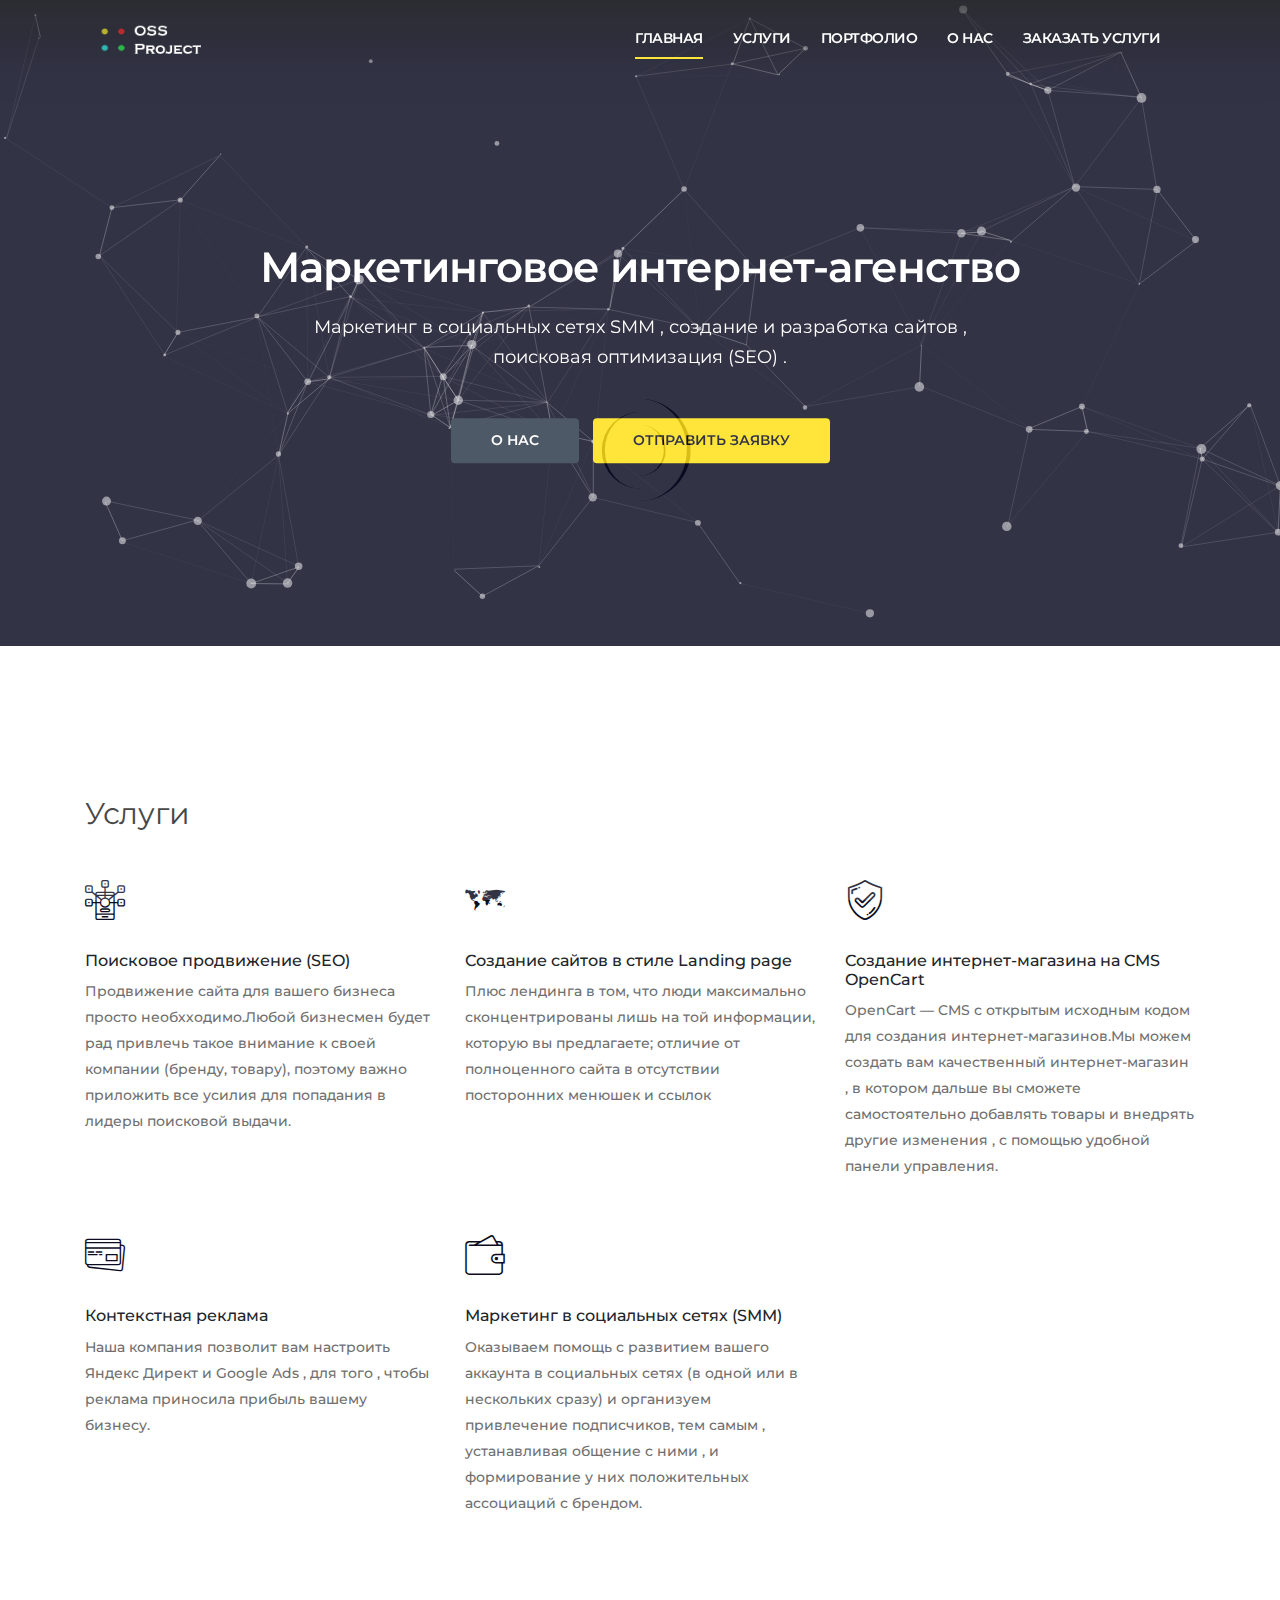
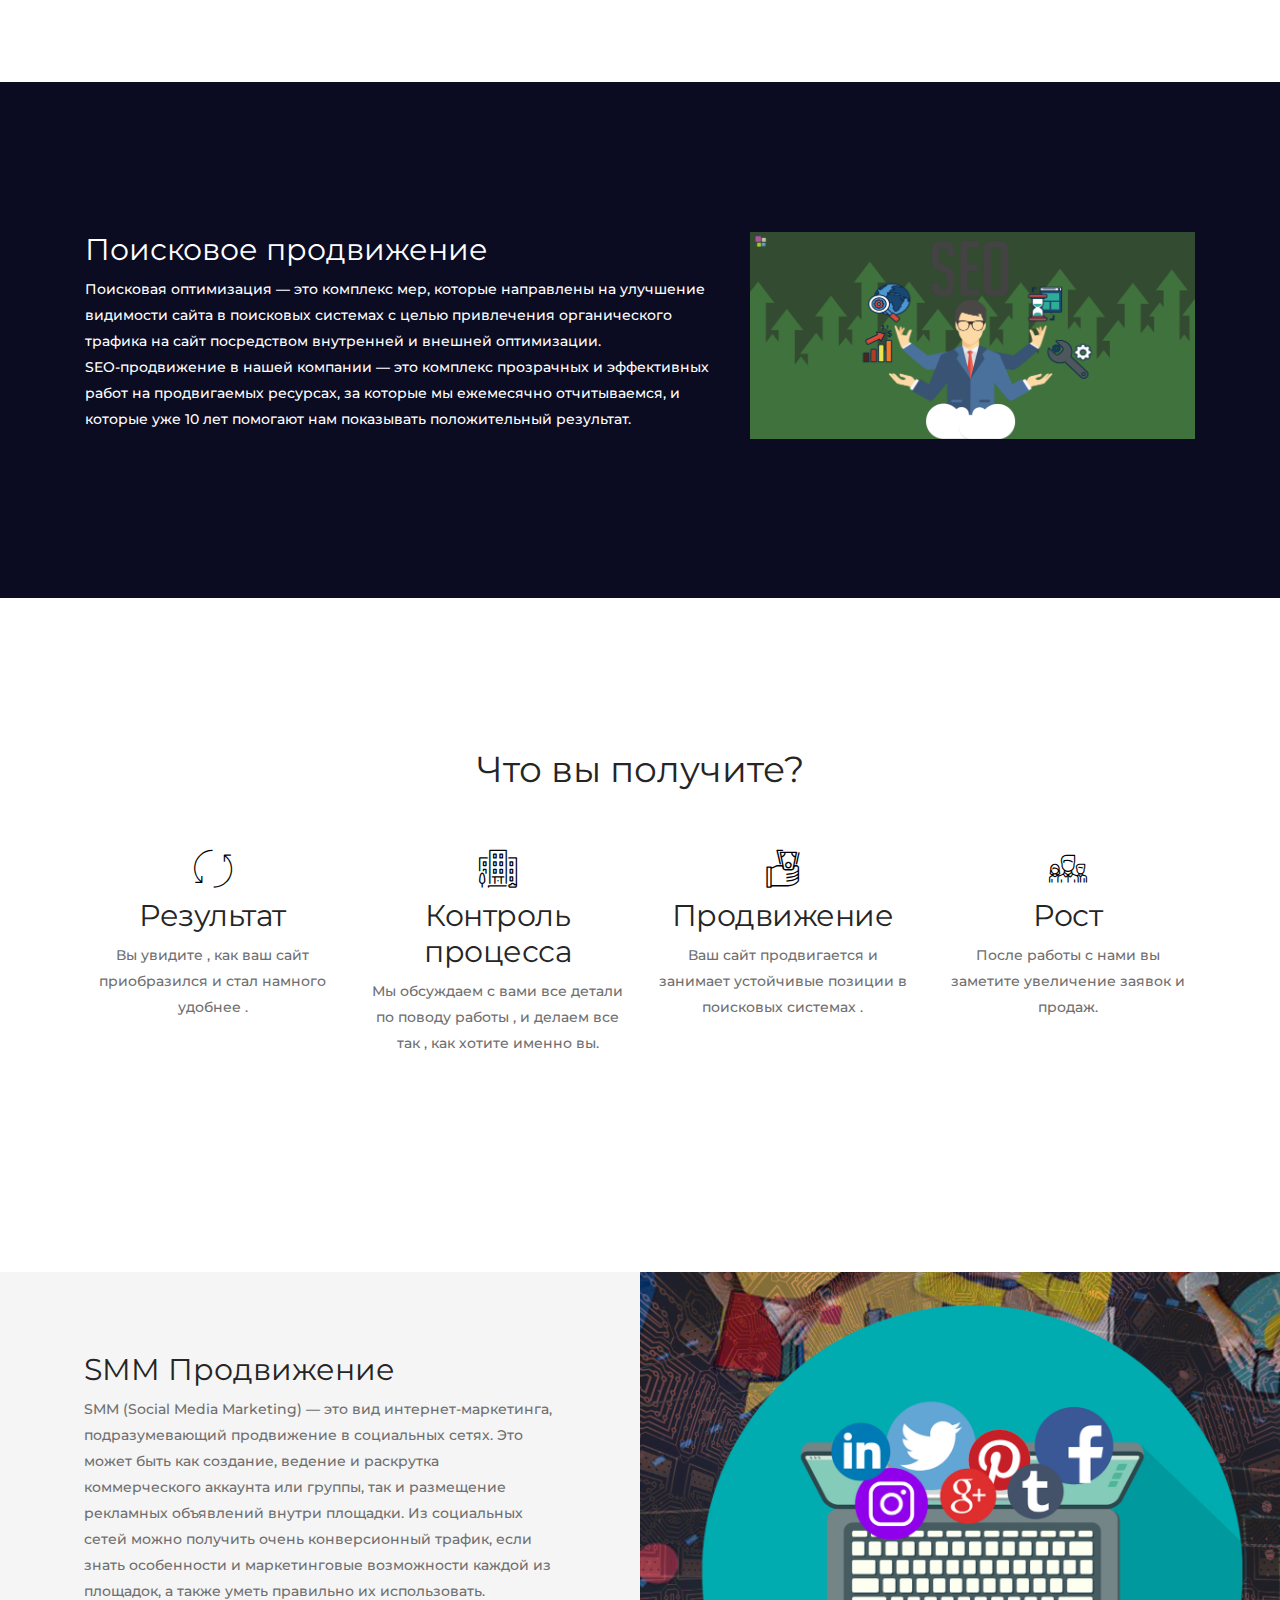
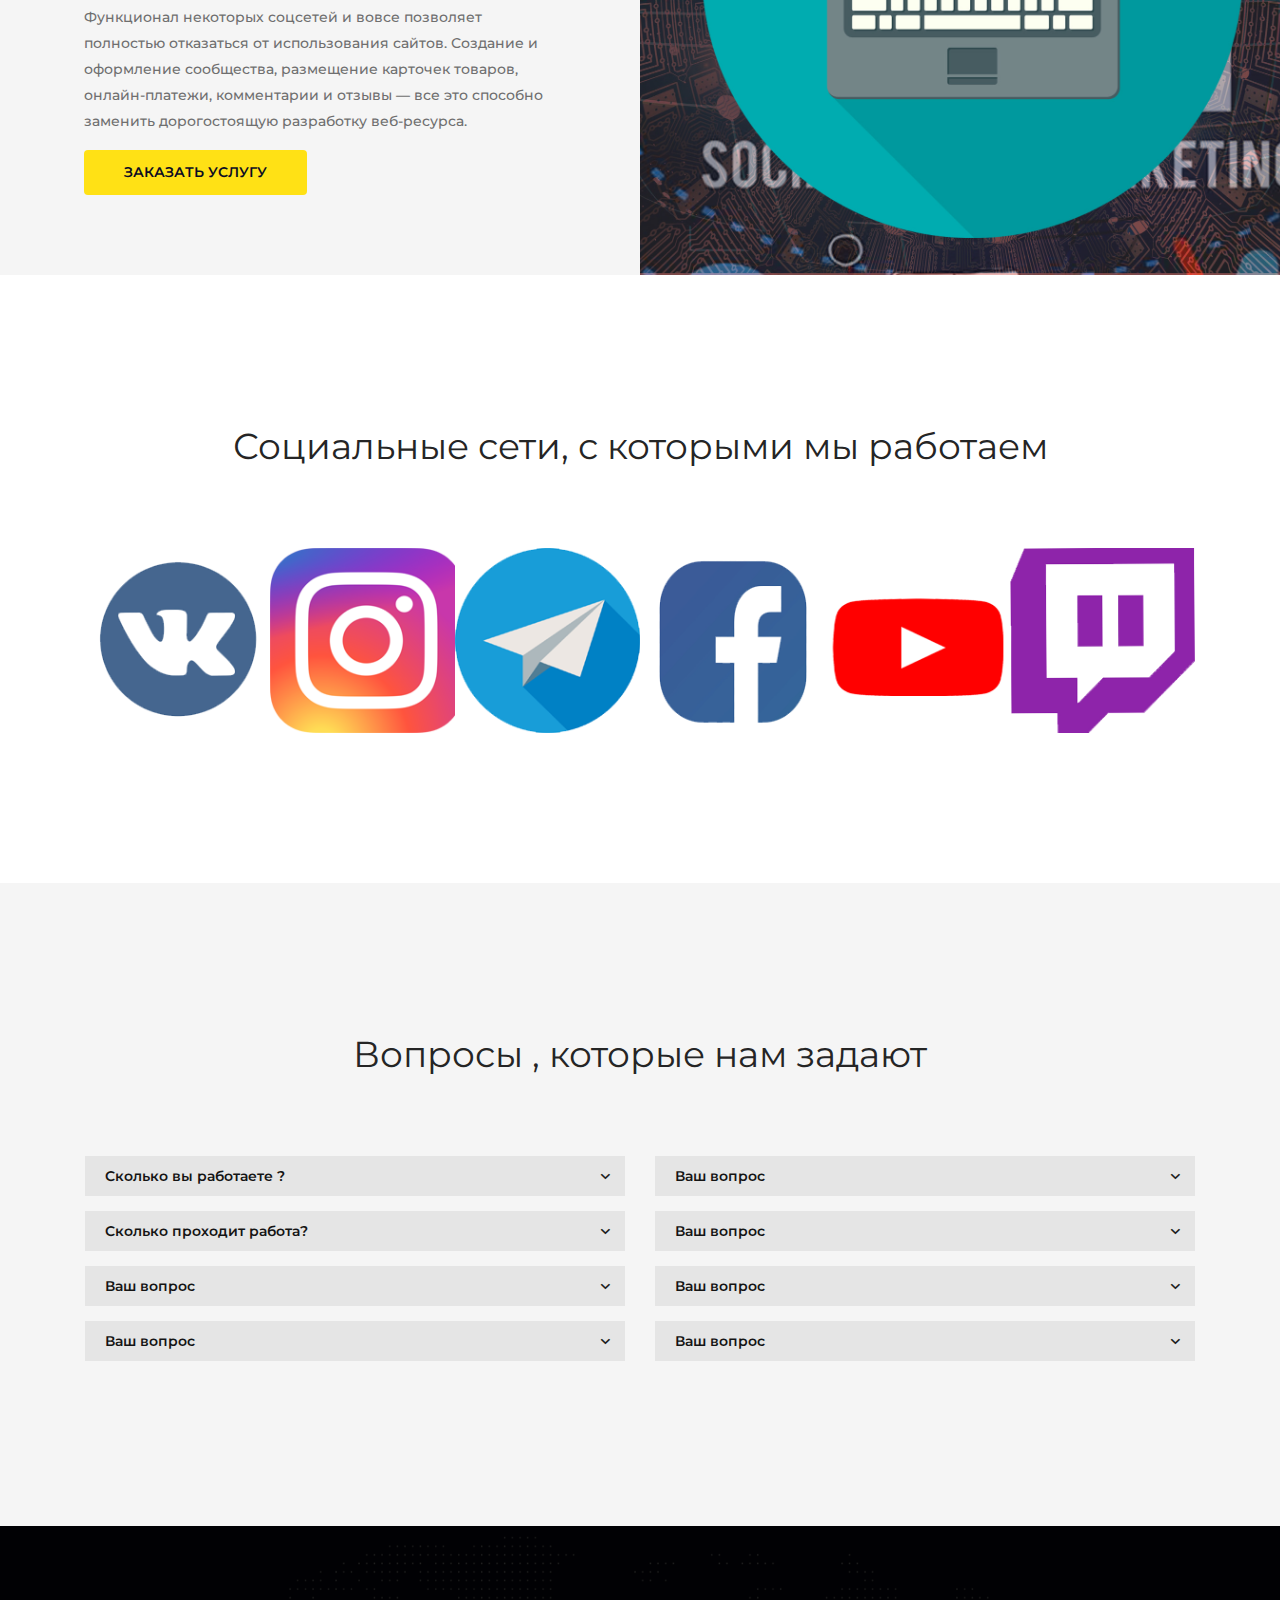
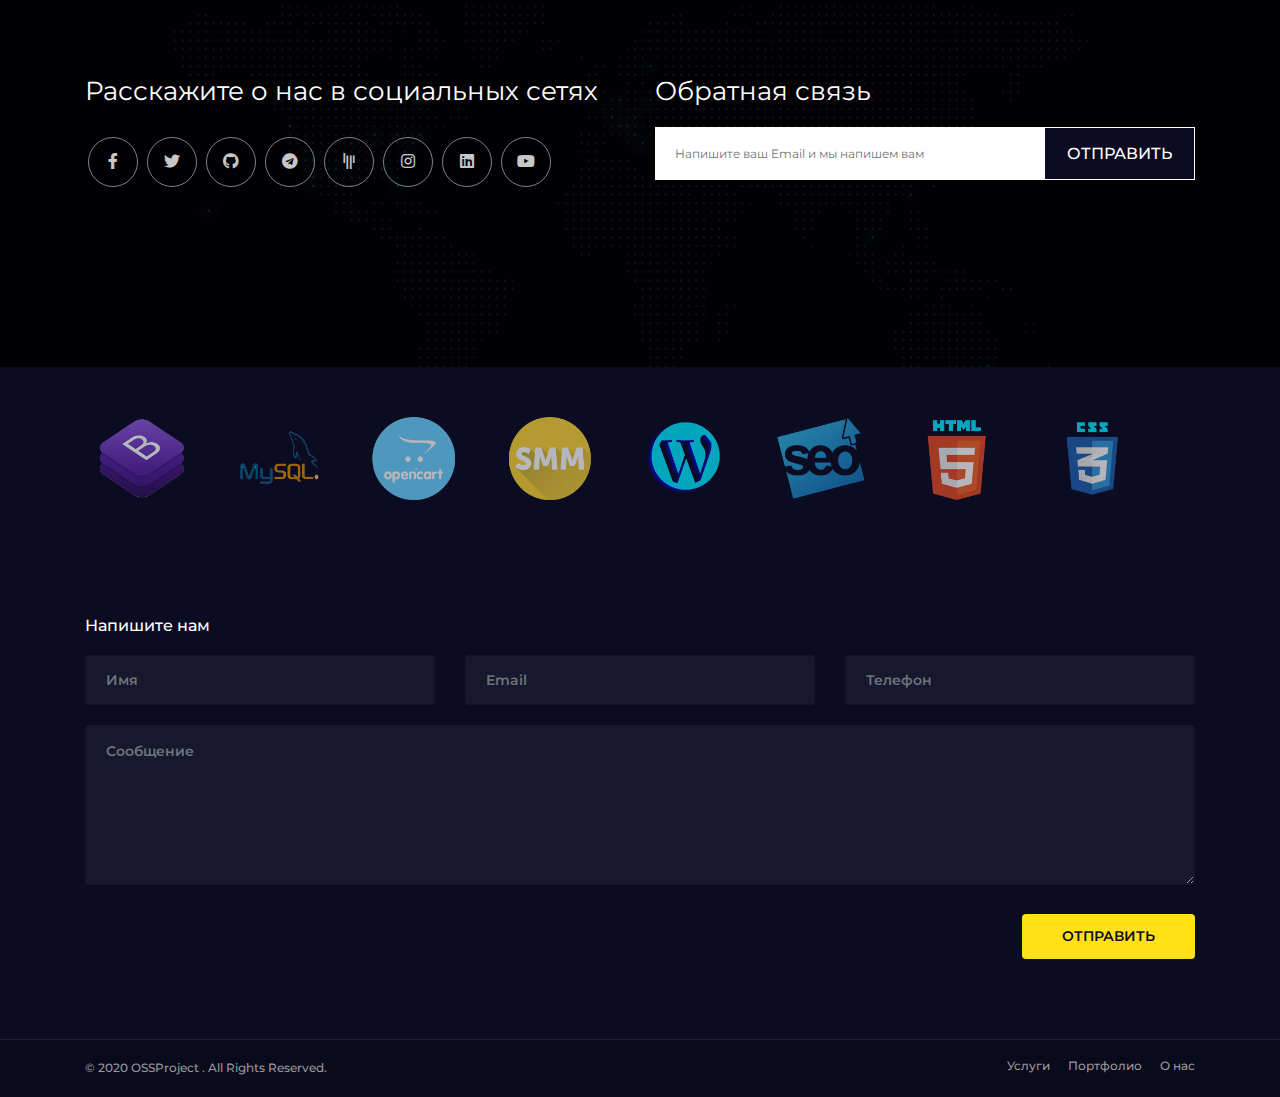
<file: index.html>
<!DOCTYPE html>
<html lang="en">
<head>
<meta charset="utf-8">
<meta http-equiv="X-UA-Compatible" content="IE=edge">
<meta name="viewport" content="width=device-width, initial-scale=1">
<meta name="description" content="">
<meta name="author" content="M_Adnan">
<title>OSSProject - маркетинговое интернет-агенство.</title>

<!-- Bootstrap Core CSS -->
<link href="css/bootstrap.min.css" rel="stylesheet">

<!-- Custom CSS -->
<link href="css/main.css" rel="stylesheet">
<link href="css/style.css" rel="stylesheet">
<link href="css/responsive.css" rel="stylesheet">
<link href="fonts/flaticon.css" rel="stylesheet">
<link href="css/ionicons.min.css" rel="stylesheet">

<!-- JavaScripts -->
<script src="js/modernizr.js"></script>

<!-- Online Fonts -->
<link href="https://fonts.googleapis.com/css?family=Merriweather:300,400,700,900|Montserrat:300,400,500,600,700,800" rel="stylesheet">
<link href="https://use.fontawesome.com/releases/v5.0.8/css/all.css" rel="stylesheet">

<!-- HTML5 Shim and Respond.js IE8 support of HTML5 elements and media queries -->
<!-- WARNING: Respond.js doesn't work if you view the page via file:// -->
<!--[if lt IE 9]>
    <script src="https://oss.maxcdn.com/libs/html5shiv/3.7.0/html5shiv.js"></script>
    <script src="https://oss.maxcdn.com/libs/respond.js/1.4.2/respond.min.js"></script>
<![endif]-->

</head>
<body>

<!-- LOADER -->
<div id="loader">
  <div class="position-center-center">
    <div class="ldr"></div>
  </div>
</div>

<!-- Wrap -->
<div id="wrap"> 
  
  <!-- header -->
  <header class="sticky">
    <div class="container"> 
      
      <!-- Logo -->
      <div class="logo"> <a href="index.html"><img class="img-responsive" src="images/logo.png" alt="" ></a> </div>
      <nav class="navbar ownmenu navbar-expand-lg">
        <button class="navbar-toggler collapsed" type="button" data-toggle="collapse" data-target="#navbarNav" aria-controls="navbarNav" aria-expanded="false" aria-label="Toggle navigation"> <span class="navbar-toggler-icon"></span> </button>
        <div class="collapse navbar-collapse" id="navbarNav">
          <ul class="nav">
            <li class="scroll active"><a href="#hme">Главная</a></li>
            <li class="scroll"> <a href="#shop">Услуги </a> </li>
            <li class="scroll"> <a href="#">Портфолио</a> </li>
            <li class="scroll"> <a href="info.html">О нас</a> </li>
            <li class="scroll"> <a href="#tel">Заказать услуги</a> </li>
          </ul>
        </div>
      </nav>
    </div>
    <div class="clearfix"></div>
  </header>
  
  <!-- HOME MAIN  -->
  <section class="simple-head" data-stellar-background-ratio="0.5" id="hme"> 
    <!-- Particles -->
    <div id="particles-js"></div>
    <div class="position-center-center">
      <div class="container text-center">
        <h1>Маркетинговое интернет-агенство </h1>
        <p>Маркетинг в социальных сетях SMM , создание и разработка сайтов ,<br> поисковая оптимизация (SEO) .</p>
        <a href="#" class="btn">О нас</a> <a href="#" class="btn btn-inverse">Отправить заявку</a> </div>
    </div>
  </section>
  
  <!-- Content -->
  <div id="content"> 
    
    <!-- Why Choose Us -->
    <section class="why-choose padding-top-150 padding-bottom-150" id="shop">
      <div class="container"> 
        <h3 class="n__title">Услуги</h3>
        <!-- Услуги -->
        <div class="row"> 
          
          <!-- Сервис -->
          <div class="col-md-4">
            <div class="ib-icon"> <i class="flaticon-smartphone"></i> </div>
            <div class="ib-info">
              <h4 class="h6">Поисковое продвижение (SEO)</h4>
              <p>Продвижение сайта для вашего бизнеса просто необхходимо.Любой бизнесмен будет рад привлечь такое внимание к своей компании (бренду, товару), поэтому важно приложить все усилия для попадания в лидеры поисковой выдачи.</p>
            </div>
          </div>
          
          <!-- Services -->
          <div class="col-md-4">
            <div class="ib-icon"> <i class="flaticon-flat-world-map"></i> </div>
            <div class="ib-info">
              <h4 class="h6">Создание сайтов в стиле Landing page</h4>
              <p> Плюс лендинга в том, что люди максимально сконцентрированы лишь на той информации, которую вы предлагаете; отличие от полноценного сайта в отсутствии посторонних менюшек и ссылок</p>
            </div>
          </div>
          
          <!-- Services -->
          <div class="col-md-4">
            <div class="ib-icon"> <i class="flaticon-secure-shield"></i> </div>
            <div class="ib-info">
              <h4 class="h6">Создание интернет-магазина на CMS OpenCart</h4>
              <p>OpenCart — CMS с открытым исходным кодом для создания интернет-магазинов.Мы можем создать вам качественный интернет-магазин , в котором дальше вы сможете самостоятельно добавлять товары и внедрять другие изменения , с помощью удобной панели управления.</p>
            </div>
          </div>
          
          <!-- Services -->
          <div class="col-md-4">
            <div class="ib-icon"> <i class="flaticon-credit-card"></i> </div>
            <div class="ib-info">
              <h4 class="h6">Контекстная реклама</h4>
              <p>Наша компания позволит вам настроить Яндекс Директ и Google Ads , для того , чтобы реклама приносила прибыль вашему бизнесу.</p>
            </div>
          </div>
          
          <!-- Services -->
          <div class="col-md-4">
            <div class="ib-icon"> <i class="flaticon-wallet"></i> </div>
            <div class="ib-info">
              <h4 class="h6">Маркетинг в социальных сетях (SMM)</h4>
              <p>Оказываем помощь с развитием вашего аккаунта в социальных сетях (в одной или в нескольких сразу) и организуем привлечение подписчиков, тем самым , устанавливая общение с ними , и формирование у них положительных ассоциаций с брендом.</p>
            </div>
          </div>
        </div>
      </div>
    </section>
    
    <!-- Token Distribution -->
    <section class="distri drk padding-top-150 padding-bottom-150 " id="token">
      <div class="container">
        <div class="row"> 
          
          <!-- Token  -->
          <div class="col-lg-7">
            <h3>Поисковое продвижение</h3>
            <p> Поисковая оптимизация — это комплекс мер, которые направлены на улучшение видимости сайта в поисковых системах с целью привлечения органического трафика на сайт посредством внутренней и внешней оптимизации.<br>
              SEO-продвижение в нашей компании — это комплекс прозрачных и эффективных работ на продвигаемых ресурсах, за которые мы ежемесячно отчитываемся, и которые уже 10 лет помогают нам показывать положительный результат.</p>

          </div>
          
          <!-- Total Distribution -->
          <div class="col-lg-5">
            <img src="/images/seo.png" alt="#">
        </div>
      </div>
    </section>
    
    <!-- Development -->
    <section class="dev-activ text-center padding-top-150 padding-bottom-150" id="activity">
      <div class="container">
        <div class="sm-intro">
          <h2>Что вы получите?</h2>
        </div>
        <ul class="row margin-top-50 margin-bottom-50">
          <li class="col"> <i class="flaticon-rotate"></i> <span><b><h3>Результат</h3></b></span>
            <p>Вы увидите , как ваш сайт приобразился и стал намного удобнее .</p>
          </li>
          <li class="col"><i class="flaticon-building"></i> <span><b><h3>Контроль процесса</h3></b></span>
            <p>Мы обсуждаем с вами все детали по поводу работы , и делаем все так , как хотите именно вы.</p>
          </li>
          <li class="col"><i class="flaticon-money-1"></i> <span><b><h3>Продвижение</h3></b></span>
            <p>Ваш сайт продвигается и занимает устойчивые позиции в поисковых системах .</p>
          </li>
          <li class="col"><i class="flaticon-team"></i> <span><b><h3>Рост</h3></b></span>
            <p>После работы с нами вы заметите увеличение заявок и продаж.</p>
          </li>
        </ul>
    </section>
    
    <!-- ABOUT -->
    <section class="about light-bg"> 
      <!-- Right Background -->
      <div class="main-page-section half_left_layout">
        <div class="main-half-layout half_right_layout"> </div>
        
        <!-- Left Content -->
        <div class="main-half-layout-container half_right_layout">
          <div class="about-us-con">
            <h3>SMM Продвижение</h3>
            <p>SMM (Social Media Marketing) — это вид интернет-маркетинга, подразумевающий продвижение в социальных сетях. Это может быть как создание, ведение и раскрутка коммерческого аккаунта или группы, так и размещение рекламных объявлений внутри площадки.
              Из социальных сетей можно получить очень конверсионный трафик, если знать особенности и маркетинговые возможности каждой из площадок, а также уметь правильно их использовать. Функционал некоторых соцсетей и вовсе позволяет полностью отказаться от использования сайтов. Создание и оформление сообщества, размещение карточек товаров, онлайн-платежи, комментарии и отзывы — все это способно заменить дорогостоящую разработку веб-ресурса.</p>
           <a href="#." class="btn btn-inverse">Заказать услугу</a> </div>
        </div>
      </div>
    </section>

    
    <!-- Team Members -->
    <section class="team style-2 padding-top-150 padding-bottom-150" id="team">
      <div class="container">
        <div class="heading text-center">
          <h2>Социальные сети, с которыми мы работаем</h2>
        </div>
          <ul class="team-small">
          <li><img  src="images/vk.png" alt=""><a class="hover" href="http://vk.com">Vk</a></li>
          <li><img  src="images/in.png" alt=""><a class="hover" href="http://instagram.com">Instagram </a></li>
          <li><img  src="images/tg.png" alt=""><a class="hover" href="http://t.me">Telegram </a></li>
          <li><img  src="images/fb.png" alt=""><a class="hover" href="http://facebook.com">Facebook </a></li>
          <li><img  src="images/youtube.png" alt=""><a class="hover" href="http://youtube.com">YouTube </a></li>
          <li><img  src="images/tw.png" alt=""><a class="hover" href="http://youtube.com">Twitch</a></li>
        </ul>
      </div>
    </section>
    
    <!-- Team Members -->
    <section class="light-bg padding-top-150 padding-bottom-150" id="team">
      <div class="container">
        <div class="heading text-center">
          <h2>Вопросы , которые нам задают</h2>
         
        </div>
        <!-- FAQS -->
        <div class="row">
          <div class="col-md-6"> 
            
            <!-- According Style 1 -->
            <div class="panel-group accordion" id="accordion"> 
              
              <!-- According 1 -->
              <div class="panel panel-default">
                <div class="panel-heading">
                  <h4 class="panel-title"> <a data-toggle="collapse" data-parent="#accordion" href="#collapseOne" class="collapsed"> Сколько вы работаете ?</a> </h4>
                </div>
                <div id="collapseOne" class="panel-collapse collapse in">
                  <div class="panel-body"> Работу мы начали в ноябре 2020 года . Но за такой короткий период мы уже смогли себя зарекомендовать как команда настоящих профессионалов . </div>
                </div>
              </div>
              
              <!-- According 2 -->
              <div class="panel panel-default">
                <div class="panel-heading">
                  <h4 class="panel-title"> <a data-toggle="collapse" data-parent="#accordion" href="#collapseTwo" class="collapsed"> Сколько проходит работа?</a> </h4>
                </div>
                <div id="collapseTwo" class="panel-collapse collapse">
                  <div class="panel-body"> Этот , наверное , один из самых частых вопросов . Работа всегда проходит в зависимости от сложности . Можно все сделать за один день , а можно и за две недели. </div>
                </div>
              </div>
              
              <!-- According 3 -->
              <div class="panel panel-default">
                <div class="panel-heading">
                  <h4 class="panel-title"> <a data-toggle="collapse" data-parent="#accordion" href="#collapseThree" class="collapsed"> Ваш вопрос</a> </h4>
                </div>
                <div id="collapseThree" class="panel-collapse collapse">
                  <div class="panel-body"> Текст </div>
                </div>
              </div>
              
              <!-- According 4 -->
              <div class="panel panel-default">
                <div class="panel-heading">
                  <h4 class="panel-title"> <a data-toggle="collapse" data-parent="#accordion" href="#collapsefour" class="collapsed"> Ваш вопрос</a> </h4>
                </div>
                <div id="collapsefour" class="panel-collapse collapse">
                  <div class="panel-body"> Текст </div>
                </div>
              </div>
            </div>
          </div>
          <div class="col-md-6"> 
            
            <!-- According Style 1 -->
            <div class="panel-group accordion" id="accordion"> 
              
              <!-- According 1 -->
              <div class="panel panel-default">
                <div class="panel-heading">
                  <h4 class="panel-title"> <a data-toggle="collapse" data-parent="#accordion" href="#collapseOne-1" class="collapsed"> Ваш вопрос</a> </h4>
                </div>
                <div id="collapseOne-1" class="panel-collapse collapse">
                  <div class="panel-body"> Текст </div>
                </div>
              </div>
              
              <!-- According 2 -->
              <div class="panel panel-default">
                <div class="panel-heading">
                  <h4 class="panel-title"> <a data-toggle="collapse" data-parent="#accordion" href="#collapseTwo-1" class="collapsed"> Ваш вопрос</a> </h4>
                </div>
                <div id="collapseTwo-1" class="panel-collapse collapse">
                  <div class="panel-body"> Текст </div>
                </div>
              </div>
              
              <!-- According 3 -->
              <div class="panel panel-default">
                <div class="panel-heading">
                  <h4 class="panel-title"> <a data-toggle="collapse" data-parent="#accordion" href="#collapseThree-1" class="collapsed"> Ваш вопрос</a> </h4>
                </div>
                <div id="collapseThree-1" class="panel-collapse collapse">
                  <div class="panel-body"> Текст </div>
                </div>
              </div>
              
              <!-- According 4 -->
              <div class="panel panel-default">
                <div class="panel-heading">
                  <h4 class="panel-title"> <a data-toggle="collapse" data-parent="#accordion" href="#collapsefour-1" class="collapsed"> Ваш вопрос</a> </h4>
                </div>
                <div id="collapsefour-1" class="panel-collapse collapse">
                  <div class="panel-body"> Текст </div>
                </div>
              </div>
            </div>
          </div>
        </div>
      </div>
    </section>
    
    <!-- Заказать услугу -->
    <section class="community-sec padding-top-150 padding-bottom-150" id="tel">
      <div class="container">
        <div class="row">
          <div class="col">
            <div class="sm-intro">
              <h2>Расскажите о нас в социальных сетях</h2>
              <ul class="socials">
                <li><a href="#."><i class="fab fa-facebook-f"></i></a></li>
                <li><a href="#."><i class="fab fa-twitter"></i></a></li>
                <li><a href="#."><i class="fab fa-github"></i></a></li>
                <li><a href="#."><i class="fab fa-telegram"></i></a></li>
                <li><a href="#."><i class="fab fa-gitter"></i></a></li>
                <li><a href="#."><i class="fab fa-instagram"></i></a></li>
                <li><a href="#."><i class="fab fa-linkedin"></i></a></li>
                <li><a href="#."><i class="fab fa-youtube"></i></a></li>
              </ul>
            </div>
          </div>
          <div class="col">
            <div class="news-letter">
              <h2>Обратная связь</h2>
              <form>
                <input type="email" placeholder="Напишите ваш Email и мы напишем вам" required>
                <button type="submit">ОТПРАВИТЬ</button>
              </form>
            </div>
          </div>
        </div>
      </div>
    </section>
  </div>
  
  <!-- Footer -->
  <footer id="footer">
    <div class="container">
      <div class="parthner">
        <ul>
          <li><a href="#."><img src="images/bootstrap.png" alt=""></a></li>
          <li><a href="#."><img src="images/mysql.png" alt=""></a></li>
          <li><a href="#."><img src="images/opencart.png" alt=""></a></li>
          <li><a href="#."><img src="images/smmf.png" alt=""></a></li>
          <li><a href="#."><img src="images/wp.png" alt=""></a></li>
          <li><a href="#."><img src="images/seof.png" alt=""></a></li>
          <li><a href="#."><img src="images/html.png" alt=""></a></li>
          <li><a href="#."><img src="images/css.png" alt=""></a></li>
        </ul>
      </div>
      <div class="contact" id="contact"> 
        <h6>Напишите нам</h6>
        <!-- Сообщение -->
        <div id="contact_message" class="success-msg"> <i class="fa fa-paper-plane-o"></i>Thank You. Your Message has been Submitted</div>
       
        <!-- Форма -->
        <form role="form" id="contact_form" class="contact-form" method="post" onSubmit="return false">
          <ul class="row nolist-style">
            <li class="col-sm-4">
              <label>
                <input type="text" class="form-control" name="name" id="name" placeholder="Имя">
              </label>
            </li>
            <li class="col-sm-4">
              <label>
                <input type="text" class="form-control" name="email" id="email" placeholder="Email">
              </label>
            </li>
            <li class="col-sm-4">
              <label>
                <input type="text" class="form-control" name="company" id="company" placeholder="Телефон">
              </label>
            </li>
            <li class="col-sm-12">
              <label>
                <textarea class="form-control" name="message" id="message" rows="5" placeholder="Сообщение"></textarea>
              </label>
            </li>
            <li class="col-sm-12 text-left">
              <button type="submit"  class="btn btn-inverse" value="submit" id="btn_submit" onClick="proceed();">Отправить</button>
            </li>
          </ul>
        </form>
      </div>
    </div>
    
    <!-- Rights -->
    <div class="rights">
      <div class="container">
        <div class="row">
          <div class="col-md-6">
            <p>© 2020 OSSProject . All Rights Reserved. </p>
          </div>
          <div class="col-md-6 text-right"> <a href="#shop">Услуги </a> <a href="#.">Портфолио </a> <a href="#.">О нас</a> </div>
        </div>
      </div>
    </div>
  </footer>
</div>

<!-- GO TO TOP --> 
	<a href="#" class="cd-top"><i class="ion-chevron-up"></i></a> 
<!-- GO TO TOP End --> 

<!-- Script --> 
<script src="js/jquery-1.11.3.min.js"></script> 
<script src="js/bootstrap.min.js"></script> 
<script src="js/particles.min.js"></script> 
<script src="js/jquery.counterup.min.js"></script> 
<script src="js/jquery.sticky.js"></script> 
<script src="js/jquery.magnific-popup.min.js"></script> 
<script src="js/main.js"></script>
</body>
</html>
</file>
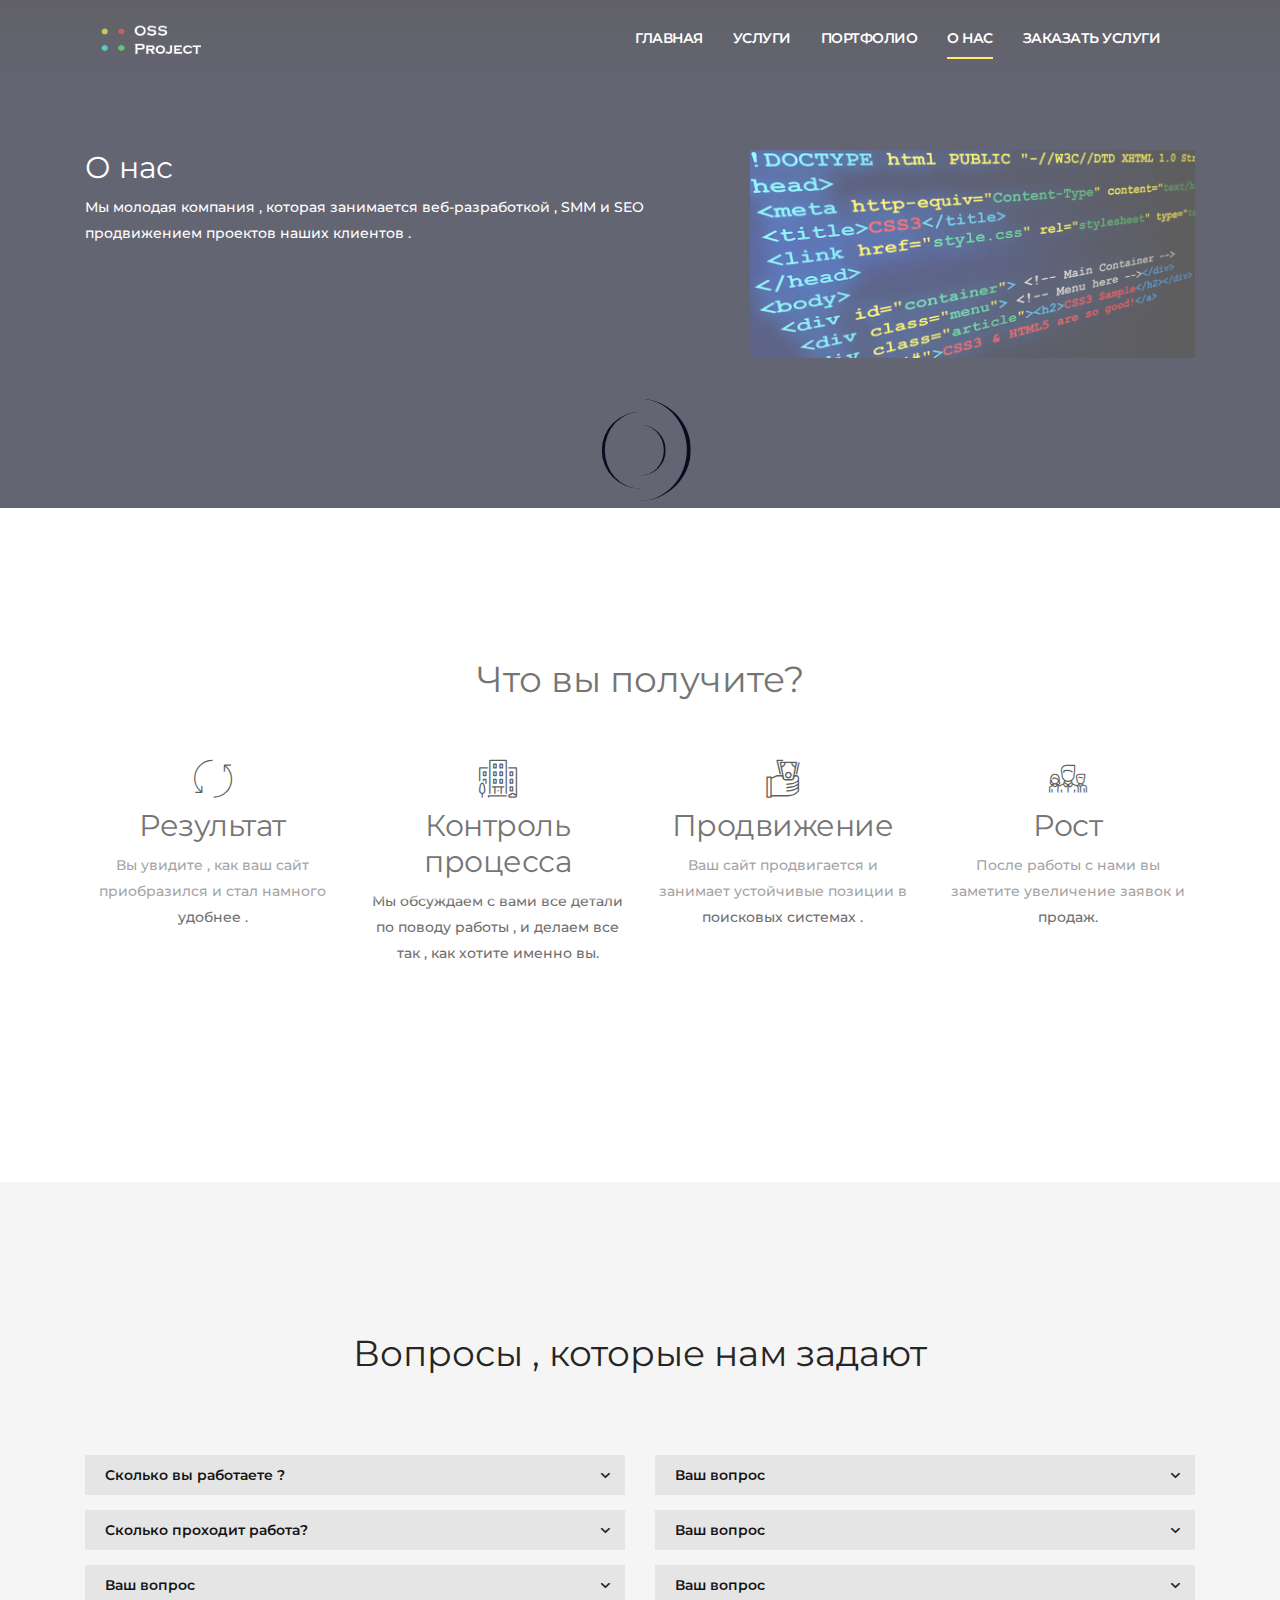
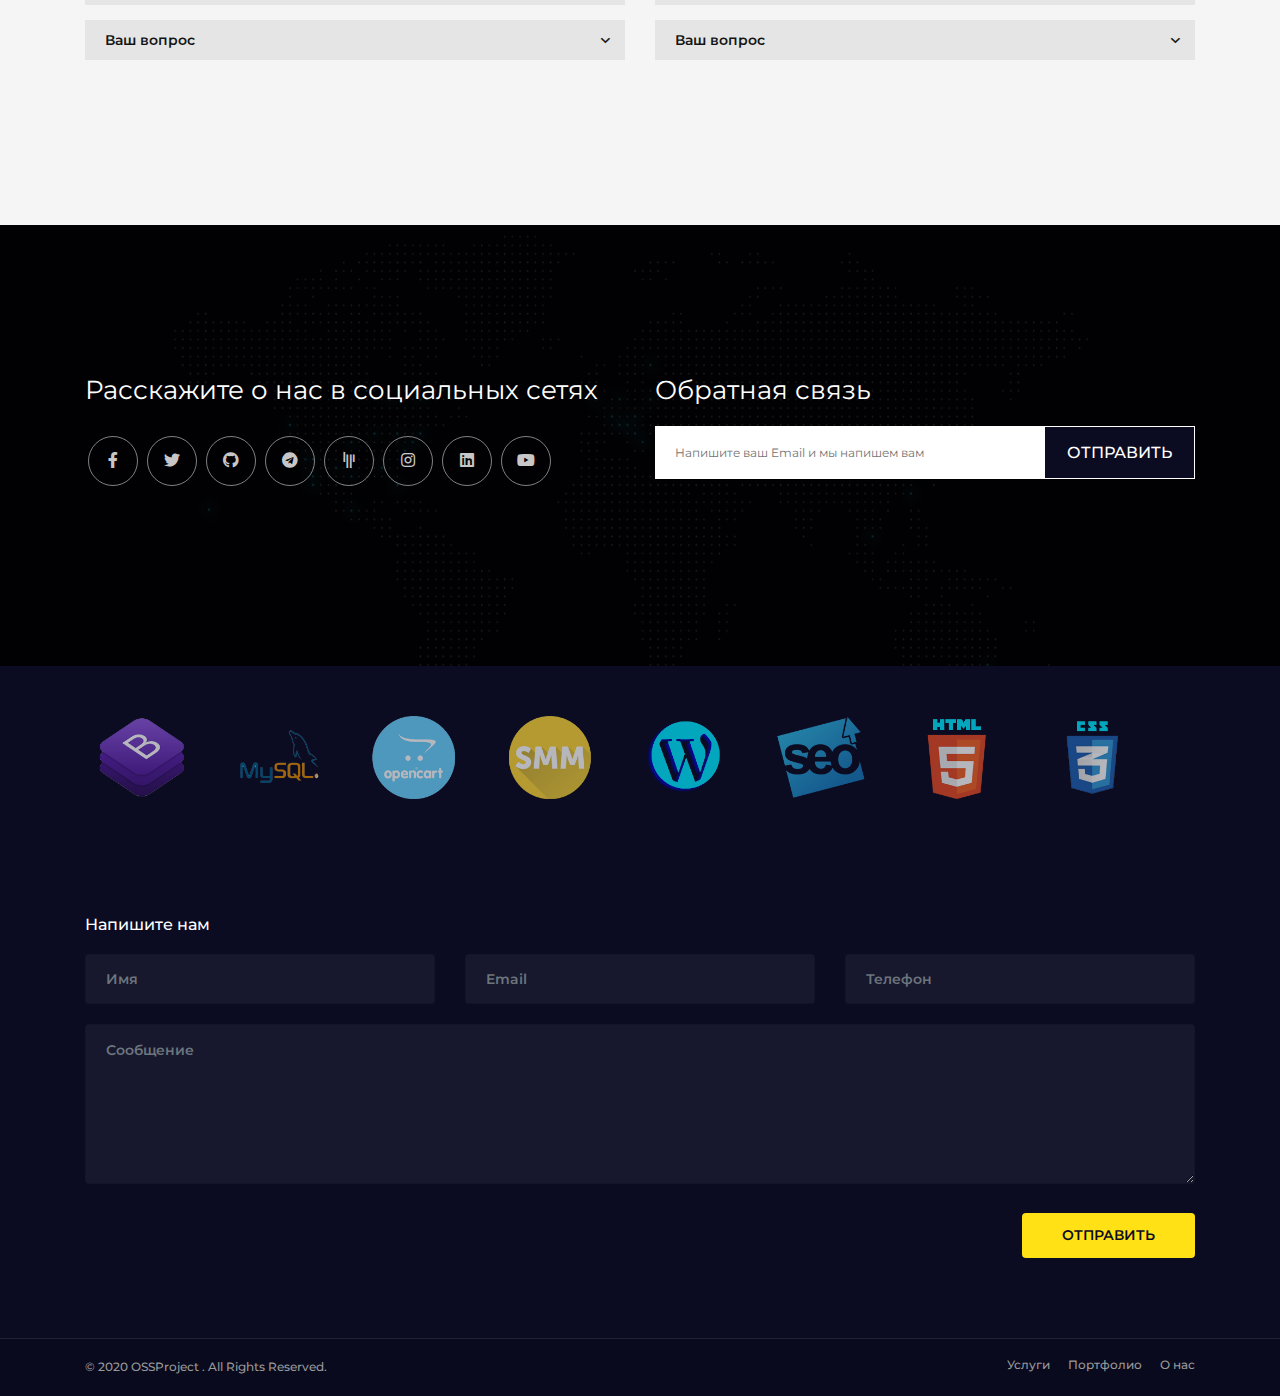
<file: info.html>
<!DOCTYPE html>
<html lang="en">
<head>
<meta charset="utf-8">
<meta http-equiv="X-UA-Compatible" content="IE=edge">
<meta name="viewport" content="width=device-width, initial-scale=1">
<meta name="description" content="">
<meta name="author" content="M_Adnan">
<title>О нас  - маркетинговое интернет-агенство.</title>

<!-- Bootstrap Core CSS -->
<link href="css/bootstrap.min.css" rel="stylesheet">

<!-- Custom CSS -->
<link href="css/main.css" rel="stylesheet">
<link href="css/style.css" rel="stylesheet">
<link href="css/responsive.css" rel="stylesheet">
<link href="fonts/flaticon.css" rel="stylesheet">
<link href="css/ionicons.min.css" rel="stylesheet">

<!-- JavaScripts -->
<script src="js/modernizr.js"></script>

<!-- Online Fonts -->
<link href="https://fonts.googleapis.com/css?family=Merriweather:300,400,700,900|Montserrat:300,400,500,600,700,800" rel="stylesheet">
<link href="https://use.fontawesome.com/releases/v5.0.8/css/all.css" rel="stylesheet">

<!-- HTML5 Shim and Respond.js IE8 support of HTML5 elements and media queries -->
<!-- WARNING: Respond.js doesn't work if you view the page via file:// -->
<!--[if lt IE 9]>
    <script src="https://oss.maxcdn.com/libs/html5shiv/3.7.0/html5shiv.js"></script>
    <script src="https://oss.maxcdn.com/libs/respond.js/1.4.2/respond.min.js"></script>
<![endif]-->

</head>
<body>

<!-- LOADER -->
<div id="loader">
  <div class="position-center-center">
    <div class="ldr"></div>
  </div>
</div>

<!-- Wrap -->
<div id="wrap"> 
  
  <!-- header -->
  <header class="sticky">
    <div class="container"> 
      
      <!-- Logo -->
      <div class="logo"> <a href="index.html"><img class="img-responsive" src="images/logo.png" alt="" ></a> </div>
      <nav class="navbar ownmenu navbar-expand-lg">
        <button class="navbar-toggler collapsed" type="button" data-toggle="collapse" data-target="#navbarNav" aria-controls="navbarNav" aria-expanded="false" aria-label="Toggle navigation"> <span class="navbar-toggler-icon"></span> </button>
        <div class="collapse navbar-collapse" id="navbarNav">
          <ul class="nav">
            <li class="scroll"><a href="index.html#hme">Главная</a></li>
            <li class="scroll"> <a href="index.html#shop">Услуги </a> </li>
            <li class="scroll"> <a href="index.html">Портфолио</a> </li>
            <li class="scroll active"> <a href="info.html">О нас</a> </li>
            <li class="scroll"> <a href="#tel">Заказать услуги</a> </li>
          </ul>
        </div>
      </nav>
    </div>
    <div class="clearfix"></div>
  </header>
    <!-- Token Distribution -->
    <section class="distri drk padding-top-150 padding-bottom-150 " >
      <div class="container">
        <div class="row"> 
          
          <!-- Token  -->
          <div class="col-lg-7">
            <h3>О нас</h3>
            <p>Мы молодая компания , которая занимается веб-разработкой , SMM и SEO продвижением проектов наших клиентов . </p>

          </div>
          
          <!-- Total Distribution -->
          <div class="col-lg-5">
            <img src="/images/info.png" alt="#">
        </div>
      </div>
    </section>
    
    <!-- Development -->
    <section class="dev-activ text-center padding-top-150 padding-bottom-150" id="activity">
      <div class="container">
        <div class="sm-intro">
          <h2>Что вы получите?</h2>
        </div>
        <ul class="row margin-top-50 margin-bottom-50">
          <li class="col"> <i class="flaticon-rotate"></i> <span><b><h3>Результат</h3></b></span>
            <p>Вы увидите , как ваш сайт приобразился и стал намного удобнее .</p>
          </li>
          <li class="col"><i class="flaticon-building"></i> <span><b><h3>Контроль процесса</h3></b></span>
            <p>Мы обсуждаем с вами все детали по поводу работы , и делаем все так , как хотите именно вы.</p>
          </li>
          <li class="col"><i class="flaticon-money-1"></i> <span><b><h3>Продвижение</h3></b></span>
            <p>Ваш сайт продвигается и занимает устойчивые позиции в поисковых системах .</p>
          </li>
          <li class="col"><i class="flaticon-team"></i> <span><b><h3>Рост</h3></b></span>
            <p>После работы с нами вы заметите увеличение заявок и продаж.</p>
          </li>
        </ul>
    </section>
    

    
    <!-- Team Members -->
    <section class="light-bg padding-top-150 padding-bottom-150" id="team">
      <div class="container">
        <div class="heading text-center">
          <h2>Вопросы , которые нам задают</h2>
         
        </div>
        <!-- FAQS -->
        <div class="row">
          <div class="col-md-6"> 
            
            <!-- According Style 1 -->
            <div class="panel-group accordion" id="accordion"> 
              
              <!-- According 1 -->
              <div class="panel panel-default">
                <div class="panel-heading">
                  <h4 class="panel-title"> <a data-toggle="collapse" data-parent="#accordion" href="#collapseOne" class="collapsed"> Сколько вы работаете ?</a> </h4>
                </div>
                <div id="collapseOne" class="panel-collapse collapse in">
                  <div class="panel-body"> Работу мы начали в ноябре 2020 года . Но за такой короткий период мы уже смогли себя зарекомендовать как команда настоящих профессионалов . </div>
                </div>
              </div>
              
              <!-- According 2 -->
              <div class="panel panel-default">
                <div class="panel-heading">
                  <h4 class="panel-title"> <a data-toggle="collapse" data-parent="#accordion" href="#collapseTwo" class="collapsed"> Сколько проходит работа?</a> </h4>
                </div>
                <div id="collapseTwo" class="panel-collapse collapse">
                  <div class="panel-body"> Этот , наверное , один из самых частых вопросов . Работа всегда проходит в зависимости от сложности . Можно все сделать за один день , а можно и за две недели. </div>
                </div>
              </div>
              
              <!-- According 3 -->
              <div class="panel panel-default">
                <div class="panel-heading">
                  <h4 class="panel-title"> <a data-toggle="collapse" data-parent="#accordion" href="#collapseThree" class="collapsed"> Ваш вопрос</a> </h4>
                </div>
                <div id="collapseThree" class="panel-collapse collapse">
                  <div class="panel-body"> Текст </div>
                </div>
              </div>
              
              <!-- According 4 -->
              <div class="panel panel-default">
                <div class="panel-heading">
                  <h4 class="panel-title"> <a data-toggle="collapse" data-parent="#accordion" href="#collapsefour" class="collapsed"> Ваш вопрос</a> </h4>
                </div>
                <div id="collapsefour" class="panel-collapse collapse">
                  <div class="panel-body"> Текст </div>
                </div>
              </div>
            </div>
          </div>
          <div class="col-md-6"> 
            
            <!-- According Style 1 -->
            <div class="panel-group accordion" id="accordion"> 
              
              <!-- According 1 -->
              <div class="panel panel-default">
                <div class="panel-heading">
                  <h4 class="panel-title"> <a data-toggle="collapse" data-parent="#accordion" href="#collapseOne-1" class="collapsed"> Ваш вопрос</a> </h4>
                </div>
                <div id="collapseOne-1" class="panel-collapse collapse">
                  <div class="panel-body"> Текст </div>
                </div>
              </div>
              
              <!-- According 2 -->
              <div class="panel panel-default">
                <div class="panel-heading">
                  <h4 class="panel-title"> <a data-toggle="collapse" data-parent="#accordion" href="#collapseTwo-1" class="collapsed"> Ваш вопрос</a> </h4>
                </div>
                <div id="collapseTwo-1" class="panel-collapse collapse">
                  <div class="panel-body"> Текст </div>
                </div>
              </div>
              
              <!-- According 3 -->
              <div class="panel panel-default">
                <div class="panel-heading">
                  <h4 class="panel-title"> <a data-toggle="collapse" data-parent="#accordion" href="#collapseThree-1" class="collapsed"> Ваш вопрос</a> </h4>
                </div>
                <div id="collapseThree-1" class="panel-collapse collapse">
                  <div class="panel-body"> Текст </div>
                </div>
              </div>
              
              <!-- According 4 -->
              <div class="panel panel-default">
                <div class="panel-heading">
                  <h4 class="panel-title"> <a data-toggle="collapse" data-parent="#accordion" href="#collapsefour-1" class="collapsed"> Ваш вопрос</a> </h4>
                </div>
                <div id="collapsefour-1" class="panel-collapse collapse">
                  <div class="panel-body"> Текст </div>
                </div>
              </div>
            </div>
          </div>
        </div>
      </div>
    </section>
    
    <!-- Заказать услугу -->
    <section class="community-sec padding-top-150 padding-bottom-150" id="tel">
      <div class="container">
        <div class="row">
          <div class="col">
            <div class="sm-intro">
              <h2>Расскажите о нас в социальных сетях</h2>
              <ul class="socials">
                <li><a href="#."><i class="fab fa-facebook-f"></i></a></li>
                <li><a href="#."><i class="fab fa-twitter"></i></a></li>
                <li><a href="#."><i class="fab fa-github"></i></a></li>
                <li><a href="#."><i class="fab fa-telegram"></i></a></li>
                <li><a href="#."><i class="fab fa-gitter"></i></a></li>
                <li><a href="#."><i class="fab fa-instagram"></i></a></li>
                <li><a href="#."><i class="fab fa-linkedin"></i></a></li>
                <li><a href="#."><i class="fab fa-youtube"></i></a></li>
              </ul>
            </div>
          </div>
          <div class="col">
            <div class="news-letter">
              <h2>Обратная связь</h2>
              <form>
                <input type="email" placeholder="Напишите ваш Email и мы напишем вам" required>
                <button type="submit">ОТПРАВИТЬ</button>
              </form>
            </div>
          </div>
        </div>
      </div>
    </section>
  </div>
  
  <!-- Footer -->
  <footer id="footer">
    <div class="container">
      <div class="parthner">
        <ul>
          <li><a href="#."><img src="images/bootstrap.png" alt=""></a></li>
          <li><a href="#."><img src="images/mysql.png" alt=""></a></li>
          <li><a href="#."><img src="images/opencart.png" alt=""></a></li>
          <li><a href="#."><img src="images/smmf.png" alt=""></a></li>
          <li><a href="#."><img src="images/wp.png" alt=""></a></li>
          <li><a href="#."><img src="images/seof.png" alt=""></a></li>
          <li><a href="#."><img src="images/html.png" alt=""></a></li>
          <li><a href="#."><img src="images/css.png" alt=""></a></li>
        </ul>
      </div>
      <div class="contact" id="contact"> 
        <h6>Напишите нам</h6>
        <!-- Сообщение -->
        <div id="contact_message" class="success-msg"> <i class="fa fa-paper-plane-o"></i>Thank You. Your Message has been Submitted</div>
       
        <!-- Форма -->
        <form role="form" id="contact_form" class="contact-form" method="post" onSubmit="return false">
          <ul class="row nolist-style">
            <li class="col-sm-4">
              <label>
                <input type="text" class="form-control" name="name" id="name" placeholder="Имя">
              </label>
            </li>
            <li class="col-sm-4">
              <label>
                <input type="text" class="form-control" name="email" id="email" placeholder="Email">
              </label>
            </li>
            <li class="col-sm-4">
              <label>
                <input type="text" class="form-control" name="company" id="company" placeholder="Телефон">
              </label>
            </li>
            <li class="col-sm-12">
              <label>
                <textarea class="form-control" name="message" id="message" rows="5" placeholder="Сообщение"></textarea>
              </label>
            </li>
            <li class="col-sm-12 text-left">
              <button type="submit"  class="btn btn-inverse" value="submit" id="btn_submit" onClick="proceed();">Отправить</button>
            </li>
          </ul>
        </form>
      </div>
    </div>
    
    <!-- Rights -->
    <div class="rights">
      <div class="container">
        <div class="row">
          <div class="col-md-6">
            <p>© 2020 OSSProject . All Rights Reserved. </p>
          </div>
          <div class="col-md-6 text-right"> <a href="#shop">Услуги </a> <a href="#.">Портфолио </a> <a href="#.">О нас</a> </div>
        </div>
      </div>
    </div>
  </footer>
</div>

<!-- GO TO TOP --> 
	<a href="#" class="cd-top"><i class="ion-chevron-up"></i></a> 
<!-- GO TO TOP End --> 

<!-- Script --> 
<script src="js/jquery-1.11.3.min.js"></script> 
<script src="js/bootstrap.min.js"></script> 
<script src="js/particles.min.js"></script> 
<script src="js/jquery.counterup.min.js"></script> 
<script src="js/jquery.sticky.js"></script> 
<script src="js/jquery.magnific-popup.min.js"></script> 
<script src="js/main.js"></script>
</body>
</html>
</file>
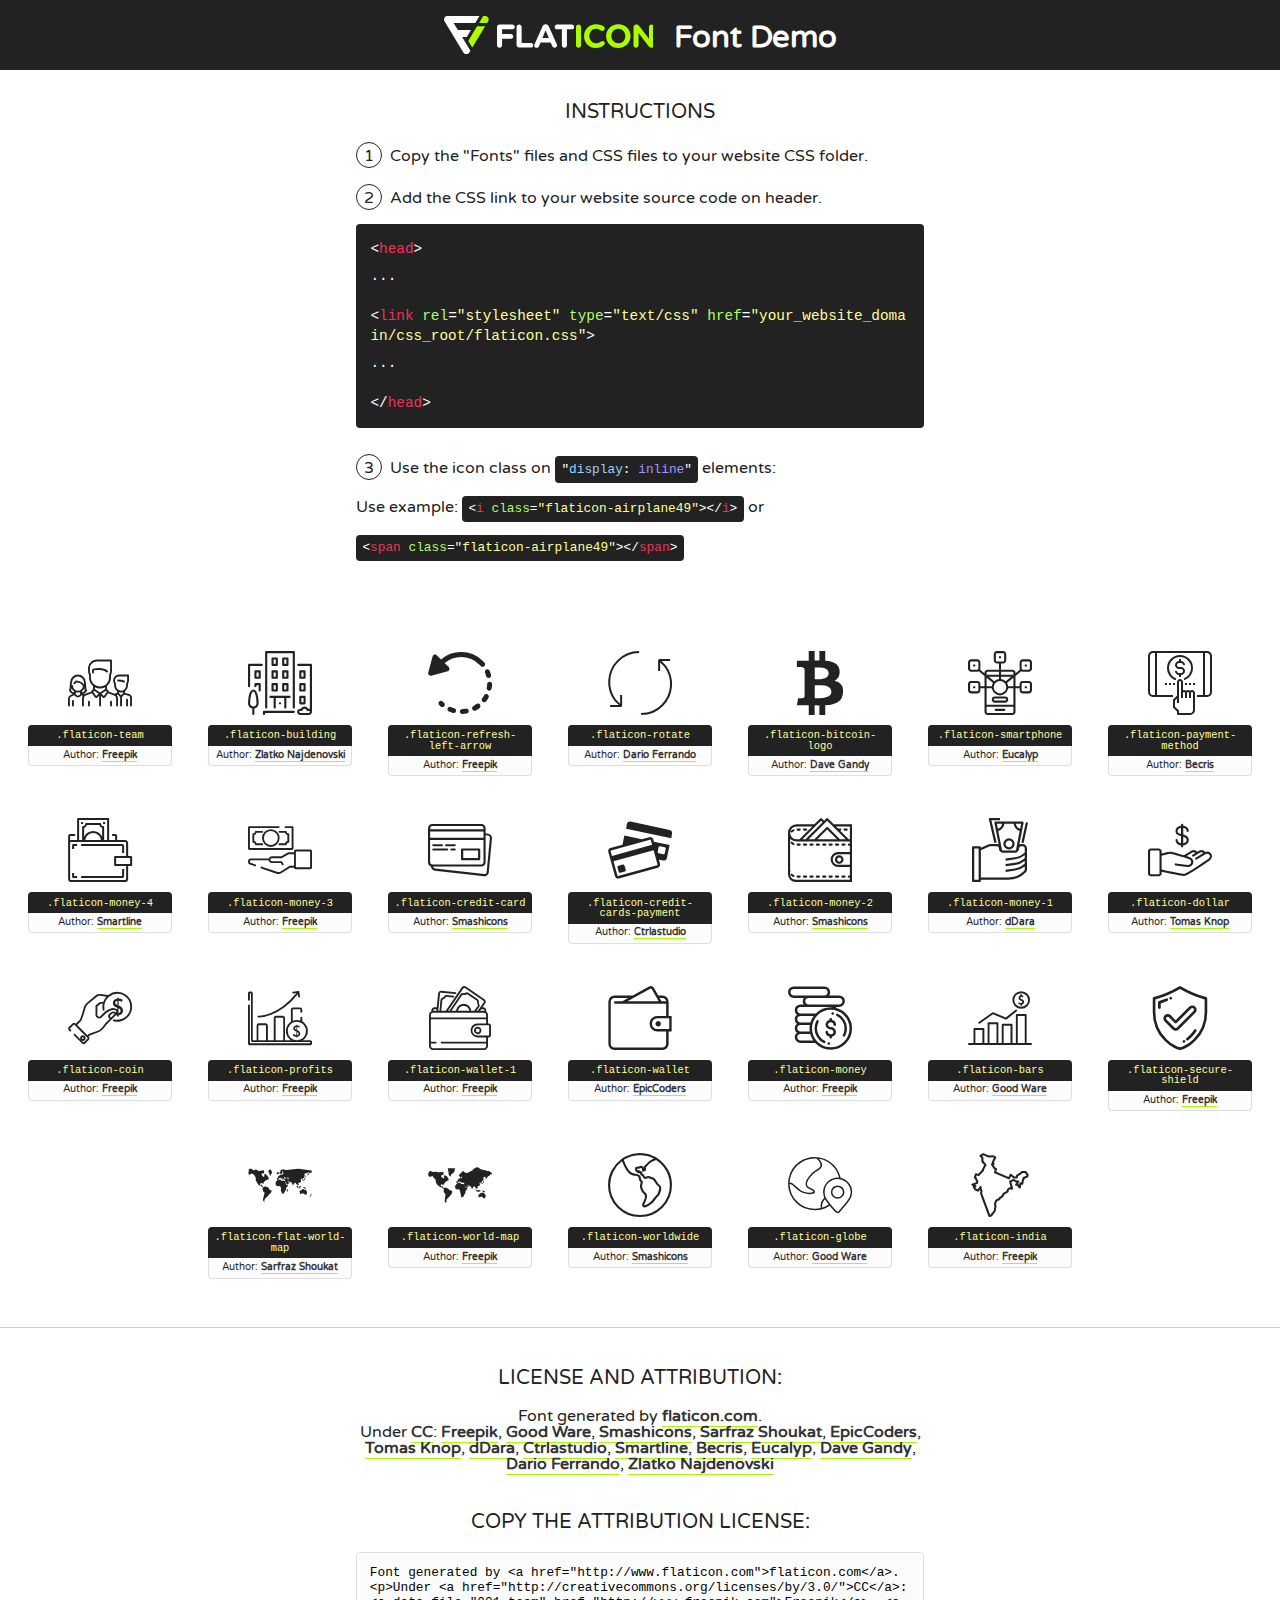
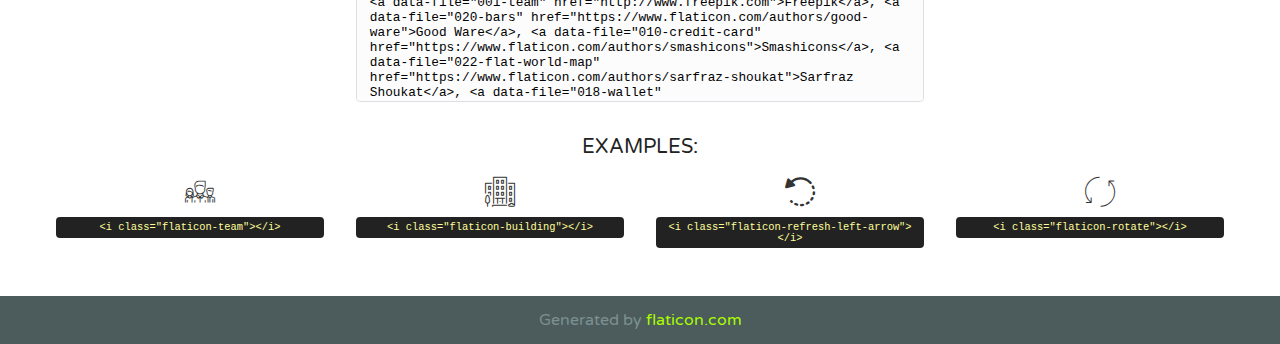
<file: fonts/flaticon.html>
<!DOCTYPE html>
<!--
  Flaticon icon font: Flaticon
  Creation date: 13/03/2018 14:27
-->
<html>
<!DOCTYPE html>
<html>

<head>
    <title>Flaticon WebFont</title>
    <link href="http://fonts.googleapis.com/css?family=Varela+Round" rel="stylesheet" type="text/css" />
    <link rel="stylesheet" type="text/css" href="flaticon.css">
    <meta charset="UTF-8">
    <style>
    html, body, div, span, applet, object, iframe,
    h1, h2, h3, h4, h5, h6, p, blockquote, pre,
    a, abbr, acronym, address, big, cite, code,
    del, dfn, em, img, ins, kbd, q, s, samp,
    small, strike, strong, sub, sup, tt, var,
    b, u, i, center,
    dl, dt, dd, ol, ul, li,
    fieldset, form, label, legend,
    table, caption, tbody, tfoot, thead, tr, th, td,
    article, aside, canvas, details, embed, 
    figure, figcaption, footer, header, hgroup, 
    menu, nav, output, ruby, section, summary,
    time, mark, audio, video {
        margin: 0;
        padding: 0;
        border: 0;
        font-size: 100%;
        font: inherit;
        vertical-align: baseline;
    }
    /* HTML5 display-role reset for older browsers */
    article, aside, details, figcaption, figure, 
    footer, header, hgroup, menu, nav, section {
        display: block;
    }
    body {
        line-height: 1;
    }
    ol, ul {
        list-style: none;
    }
    blockquote, q {
        quotes: none;
    }
    blockquote:before, blockquote:after,
    q:before, q:after {
        content: '';
        content: none;
    }
    table {
        border-collapse: collapse;
        border-spacing: 0;
    }
    body {
        font-family: 'Varela Round', Helvetica, Arial, sans-serif;
        font-size: 16px;
        color: #222;
    }
    a {
        color: #333;
        border-bottom: 1px solid #a9fd00;
        font-weight: bold;
        text-decoration: none;
    }
    * {
        -moz-box-sizing: border-box;
        -webkit-box-sizing: border-box;
        box-sizing: border-box;
        margin: 0;
        padding: 0;
    }
    [class^="flaticon-"]:before, [class*=" flaticon-"]:before, [class^="flaticon-"]:after, [class*=" flaticon-"]:after {
        font-family: Flaticon;
        font-size: 30px;
        font-style: normal;
        margin-left: 20px;
        color: #333;
    }
    .wrapper {
        max-width: 600px;
        margin: auto;
        padding: 0 1em;
    }
    .title {
        font-size: 1.25em;
        text-align: center;
        margin-bottom: 1em;
        text-transform: uppercase;
    }
    header {
        text-align: center;
        background-color: #222;
        color: #fff;
        padding: 1em;
    }
    header .logo {
        width: 210px;
        height: 38px;
        display: inline-block;
        vertical-align: middle;
        margin-right: 1em;
        border: none;
    }
    header strong {
        font-size: 1.95em;
        font-weight: bold;
        vertical-align: middle;
        margin-top: 5px;
        display: inline-block;
    }
    .demo {
        margin: 2em auto;
        line-height: 1.25em;
    }
    .demo ul li {
        margin-bottom: 1em;
    }
    .demo ul li .num {
        color: #222;
        border-radius: 20px;
        display: inline-block;
        width: 26px;
        padding: 3px;
        height: 26px;
        text-align: center;
        margin-right: 0.5em;
        border: 1px solid #222;
    }
    .demo ul li code {
        background-color: #222;
        border-radius: 4px;
        padding: 0.25em 0.5em;
        display: inline-block;
        color: #fff;
        font-family: Consolas,Monaco,Lucida Console,Liberation Mono,DejaVu Sans Mono,Bitstream Vera Sans Mono,Courier New, monospace;
        font-weight: lighter;
        margin-top: 1em;
        font-size: 0.8em;
        word-break: break-all;
    }
    .demo ul li code.big {
        padding: 1em;
        font-size: 0.9em;
    }
    .demo ul li code .red {
        color: #EF3159;
    }
    .demo ul li code .green {
        color: #ACFF65;
    }
    .demo ul li code .yellow {
        color: #FFFF99;
    }
    .demo ul li code .blue {
        color: #99D3FF;
    }
    .demo ul li code .purple {
        color: #A295FF;
    }
    .demo ul li code .dots {
        margin-top: 0.5em;
        display: block;
    }
    #glyphs {
        border-bottom: 1px solid #ccc;
        padding: 2em 0;
        text-align: center;
    }
    .glyph {
        display: inline-block;
        width: 9em;
        margin: 1em;
        text-align: center;
        vertical-align: top;
        background: #FFF;
    }
    .glyph .glyph-icon {
        padding: 10px;
        display: block;
        font-family:"Flaticon";
        font-size: 64px;
        line-height: 1;
    }
    .glyph .glyph-icon:before {
        font-size: 64px;
        color: #222;
        margin-left: 0;
    }
    .class-name {
        font-size: 0.65em;
        background-color: #222;
        color: #fff;
        border-radius: 4px 4px 0 0;
        padding: 0.5em;
        color: #FFFF99;
        font-family: Consolas,Monaco,Lucida Console,Liberation Mono,DejaVu Sans Mono,Bitstream Vera Sans Mono,Courier New, monospace;
    }
    .author-name {
        font-size: 0.6em;
        background-color: #fcfcfd;
        border: 1px solid #DEDEE4;
        border-top: 0;
        border-radius: 0 0 4px 4px;
        padding: 0.5em;
    }
    .class-name:last-child {
        font-size: 10px;
        color:#888;
    }
    .class-name:last-child a {
        font-size: 10px;
        color:#555;
    }
    .class-name:last-child a:hover {
        color:#a9fd00;
    }
    .glyph > input {
        display: block;
        width: 100px;
        margin: 5px auto;
        text-align: center;
        font-size: 12px;
        cursor: text;
    }
    .glyph > input.icon-input {
        font-family:"Flaticon";
        font-size: 16px;
        margin-bottom: 10px;
    }
    .attribution .title {
        margin-top: 2em;
    }
    .attribution textarea {
        background-color: #fcfcfd;
        padding: 1em;
        border: none;
        box-shadow: none;
        border: 1px solid #DEDEE4;
        border-radius: 4px;
        resize: none;
        width: 100%;
        height: 150px;
        font-size: 0.8em;
        font-family: Consolas,Monaco,Lucida Console,Liberation Mono,DejaVu Sans Mono,Bitstream Vera Sans Mono,Courier New, monospace;
        -webkit-appearance: none;
    }
    .iconsuse {
        margin: 2em auto;
        text-align: center;
        max-width: 1200px;
    }
    .iconsuse:after {
        content: '';
        display: table;
        clear: both;
    }
    .iconsuse .image {
        float: left;
        width: 25%;
        padding: 0 1em;
    }
    .iconsuse .image p {
        margin-bottom: 1em;
    }
    .iconsuse .image span {
        display: block;
        font-size: 0.65em;
        background-color: #222;
        color: #fff;
        border-radius: 4px;
        padding: 0.5em;
        color: #FFFF99;
        margin-top: 1em;
        font-family: Consolas,Monaco,Lucida Console,Liberation Mono,DejaVu Sans Mono,Bitstream Vera Sans Mono,Courier New, monospace;
    }
    #footer {
        text-align: center;
        background-color: #4C5B5C;
        color: #7c9192;
        padding: 1em;
    }
    #footer a {
        border: none;
        color: #a9fd00;
        font-weight: normal;
    }
    @media (max-width: 960px) {
        .iconsuse .image {
            width: 50%;
        }
    }
    @media (max-width: 560px) {
        .iconsuse .image {
            width: 100%;
        }
    }
    </style>
</head>

<body class="characters-off">

    <header>
        <a href="http://www.flaticon.com" target="_blank" class="logo">
            <svg version="1.1" xmlns="http://www.w3.org/2000/svg" xmlns:xlink="http://www.w3.org/1999/xlink" xmlns:a="http://ns.adobe.com/AdobeSVGViewerExtensions/3.0/" viewBox="0 0 560.875 102.036" enable-background="new 0 0 560.875 102.036" xml:space="preserve">
                <defs>
                </defs>
                <g>
                    <g class="letters">
                        <path fill="#ffffff" d="M141.596,29.675c0-3.777,2.985-6.767,6.764-6.767h34.438c3.426,0,6.15,2.728,6.15,6.15
                        c0,3.43-2.724,6.149-6.15,6.149h-27.674v13.091h23.719c3.429,0,6.151,2.724,6.151,6.15c0,3.43-2.723,6.149-6.151,6.149h-23.719
                        v17.574c0,3.773-2.986,6.761-6.764,6.761c-3.779,0-6.764-2.989-6.764-6.761V29.675z"></path>
                        <path fill="#ffffff" d="M193.844,29.149c0-3.781,2.985-6.767,6.764-6.767c3.776,0,6.763,2.985,6.763,6.767v42.957h25.039
                        c3.426,0,6.149,2.726,6.149,6.153c0,3.425-2.723,6.15-6.149,6.15h-31.802c-3.779,0-6.764-2.986-6.764-6.768V29.149z"></path>
                        <path fill="#ffffff" d="M241.891,75.71l21.438-48.407c1.492-3.341,4.215-5.357,7.906-5.357h0.792
                        c3.686,0,6.323,2.017,7.815,5.357l21.439,48.407c0.436,0.967,0.701,1.845,0.701,2.723c0,3.602-2.809,6.501-6.414,6.501
                        c-3.161,0-5.269-1.845-6.499-4.655l-4.132-9.661h-27.059l-4.301,10.102c-1.144,2.631-3.426,4.214-6.237,4.214
                        c-3.517,0-6.24-2.81-6.24-6.325C241.1,77.64,241.451,76.677,241.891,75.71z M279.932,58.666l-8.521-20.297l-8.526,20.297H279.932
                        z"></path>
                        <path fill="#ffffff" d="M314.864,35.387H301.86c-3.429,0-6.239-2.813-6.239-6.238c0-3.429,2.811-6.24,6.239-6.24h39.533
                        c3.426,0,6.237,2.811,6.237,6.24c0,3.425-2.811,6.238-6.237,6.238h-13.001v42.785c0,3.773-2.99,6.761-6.764,6.761
                        c-3.779,0-6.764-2.989-6.764-6.761V35.387z"></path>
                        <path fill="#A9FD00" d="M352.615,29.149c0-3.781,2.985-6.767,6.767-6.767c3.774,0,6.761,2.985,6.761,6.767v49.024
                        c0,3.773-2.987,6.761-6.761,6.761c-3.781,0-6.767-2.989-6.767-6.761V29.149z"></path>
                        <path fill="#A9FD00" d="M374.132,53.836v-0.179c0-17.481,13.178-31.801,32.065-31.801c9.22,0,15.459,2.458,20.557,6.238
                        c1.402,1.054,2.637,2.985,2.637,5.357c0,3.692-2.985,6.59-6.681,6.59c-1.845,0-3.071-0.702-4.044-1.319
                        c-3.776-2.813-7.729-4.393-12.562-4.393c-10.364,0-17.831,8.611-17.831,19.154v0.173c0,10.542,7.291,19.329,17.831,19.329
                        c5.715,0,9.492-1.756,13.359-4.834c1.049-0.874,2.458-1.491,4.039-1.491c3.429,0,6.325,2.813,6.325,6.236
                        c0,2.106-1.056,3.78-2.282,4.834c-5.539,4.834-12.036,7.733-21.878,7.733C387.572,85.464,374.132,71.493,374.132,53.836z"></path>
                        <path fill="#A9FD00" d="M433.009,53.836v-0.179c0-17.481,13.79-31.801,32.766-31.801c18.981,0,32.592,14.143,32.592,31.628v0.173
                        c0,17.483-13.785,31.807-32.769,31.807C446.625,85.464,433.009,71.32,433.009,53.836z M484.224,53.836v-0.179
                        c0-10.539-7.725-19.326-18.626-19.326c-10.893,0-18.449,8.611-18.449,19.154v0.173c0,10.542,7.73,19.329,18.626,19.329
                        C476.676,72.986,484.224,64.378,484.224,53.836z"></path>
                        <path fill="#A9FD00" d="M506.233,29.321c0-3.774,2.99-6.763,6.767-6.763h1.401c3.252,0,5.183,1.583,7.029,3.953l26.093,34.265
                        V29.059c0-3.692,2.99-6.677,6.681-6.677c3.683,0,6.671,2.985,6.671,6.677v48.934c0,3.78-2.987,6.765-6.764,6.765h-0.436
                        c-3.257,0-5.188-1.581-7.034-3.953l-27.056-35.492v32.944c0,3.687-2.985,6.676-6.678,6.676c-3.683,0-6.673-2.989-6.673-6.676
                        V29.321z"></path>
                    </g>
                    <g class="insignia">
                        <path fill="#ffffff" d="M48.372,56.137h12.517l11.156-18.537H37.186L25.688,18.539h57.825L94.668,0H9.271
                        C5.925,0,2.842,1.801,1.198,4.716c-1.644,2.907-1.593,6.482,0.134,9.343l50.38,83.501c1.678,2.781,4.689,4.476,7.938,4.476
                        c3.246,0,6.257-1.695,7.935-4.476l2.898-4.804L48.372,56.137z"></path>
                        <g class="i">
                            <path fill="#A9FD00" d="M93.575,18.539h0.031v0.004l21.652,0.004l2.705-4.488c1.727-2.861,1.778-6.436,0.133-9.343
                            C116.454,1.801,113.371,0,110.026,0h-5.294L93.575,18.539z"></path>
                            <polygon fill="#A9FD00" points="88.291,27.356 64.725,66.486 75.519,84.404 109.942,27.356"></polygon>
                        </g>
                    </g>
                </g>
            </svg>
        </a>
        <strong>Font Demo</strong>
    </header>


    <section class="demo wrapper">

        <p class="title">Instructions</p>

        <ul>
            <li>
                <span class="num">1</span>Copy the "Fonts" files and CSS files to your website CSS folder.
            </li>
            <li>
                <span class="num">2</span>Add the CSS link to your website source code on header.
                <code class="big">
                    &lt;<span class="red">head</span>&gt;
                    <br/><span class="dots">...</span>
                    <br/>&lt;<span class="red">link</span> <span class="green">rel</span>=<span class="yellow">"stylesheet"</span> <span class="green">type</span>=<span class="yellow">"text/css"</span> <span class="green">href</span>=<span class="yellow">"your_website_domain/css_root/flaticon.css"</span>&gt;
                    <br/><span class="dots">...</span>
                    <br/>&lt;/<span class="red">head</span>&gt;
                </code>
            </li>

            <li>
                <p>
                    <span class="num">3</span>Use the icon class on <code>"<span class="blue">display</span>:<span class="purple"> inline</span>"</code> elements:
                    <br />
                    Use example: <code>&lt;<span class="red">i</span> <span class="green">class</span>=<span class="yellow">&quot;flaticon-airplane49&quot;</span>&gt;&lt;/<span class="red">i</span>&gt;</code> or <code>&lt;<span class="red">span</span> <span class="green">class</span>=<span class="yellow">&quot;flaticon-airplane49&quot;</span>&gt;&lt;/<span class="red">span</span>&gt;</code>
            </li>
        </ul>

    </section>




   <section id="glyphs">          
    
      
        <div class="glyph"><div class="glyph-icon flaticon-team"></div>
            <div class="class-name">.flaticon-team</div>
            <div class="author-name">Author: <a data-file="001-team" href="http://www.freepik.com">Freepik</a> </div> 
        </div>        
        
        <div class="glyph"><div class="glyph-icon flaticon-building"></div>
            <div class="class-name">.flaticon-building</div>
            <div class="author-name">Author: <a data-file="002-building" href="https://www.flaticon.com/authors/zlatko-najdenovski">Zlatko Najdenovski</a> </div> 
        </div>        
        
        <div class="glyph"><div class="glyph-icon flaticon-refresh-left-arrow"></div>
            <div class="class-name">.flaticon-refresh-left-arrow</div>
            <div class="author-name">Author: <a data-file="003-refresh-left-arrow" href="http://www.freepik.com">Freepik</a> </div> 
        </div>        
        
        <div class="glyph"><div class="glyph-icon flaticon-rotate"></div>
            <div class="class-name">.flaticon-rotate</div>
            <div class="author-name">Author: <a data-file="004-rotate" href="https://www.flaticon.com/authors/dario-ferrando">Dario Ferrando</a> </div> 
        </div>        
        
        <div class="glyph"><div class="glyph-icon flaticon-bitcoin-logo"></div>
            <div class="class-name">.flaticon-bitcoin-logo</div>
            <div class="author-name">Author: <a data-file="005-bitcoin-logo" href="https://www.flaticon.com/authors/dave-gandy">Dave Gandy</a> </div> 
        </div>        
        
        <div class="glyph"><div class="glyph-icon flaticon-smartphone"></div>
            <div class="class-name">.flaticon-smartphone</div>
            <div class="author-name">Author: <a data-file="006-smartphone" href="https://www.flaticon.com/authors/eucalyp">Eucalyp</a> </div> 
        </div>        
        
        <div class="glyph"><div class="glyph-icon flaticon-payment-method"></div>
            <div class="class-name">.flaticon-payment-method</div>
            <div class="author-name">Author: <a data-file="007-payment-method" href="https://www.flaticon.com/authors/becris">Becris</a> </div> 
        </div>        
        
        <div class="glyph"><div class="glyph-icon flaticon-money-4"></div>
            <div class="class-name">.flaticon-money-4</div>
            <div class="author-name">Author: <a data-file="008-money-4" href="https://www.flaticon.com/authors/smartline">Smartline</a> </div> 
        </div>        
        
        <div class="glyph"><div class="glyph-icon flaticon-money-3"></div>
            <div class="class-name">.flaticon-money-3</div>
            <div class="author-name">Author: <a data-file="009-money-3" href="http://www.freepik.com">Freepik</a> </div> 
        </div>        
        
        <div class="glyph"><div class="glyph-icon flaticon-credit-card"></div>
            <div class="class-name">.flaticon-credit-card</div>
            <div class="author-name">Author: <a data-file="010-credit-card" href="https://www.flaticon.com/authors/smashicons">Smashicons</a> </div> 
        </div>        
        
        <div class="glyph"><div class="glyph-icon flaticon-credit-cards-payment"></div>
            <div class="class-name">.flaticon-credit-cards-payment</div>
            <div class="author-name">Author: <a data-file="011-credit-cards-payment" href="https://www.flaticon.com/authors/ctrlastudio">Ctrlastudio</a> </div> 
        </div>        
        
        <div class="glyph"><div class="glyph-icon flaticon-money-2"></div>
            <div class="class-name">.flaticon-money-2</div>
            <div class="author-name">Author: <a data-file="012-money-2" href="https://www.flaticon.com/authors/smashicons">Smashicons</a> </div> 
        </div>        
        
        <div class="glyph"><div class="glyph-icon flaticon-money-1"></div>
            <div class="class-name">.flaticon-money-1</div>
            <div class="author-name">Author: <a data-file="013-money-1" href="https://www.flaticon.com/authors/ddara">dDara</a> </div> 
        </div>        
        
        <div class="glyph"><div class="glyph-icon flaticon-dollar"></div>
            <div class="class-name">.flaticon-dollar</div>
            <div class="author-name">Author: <a data-file="014-dollar" href="https://www.flaticon.com/authors/tomas-knop">Tomas Knop</a> </div> 
        </div>        
        
        <div class="glyph"><div class="glyph-icon flaticon-coin"></div>
            <div class="class-name">.flaticon-coin</div>
            <div class="author-name">Author: <a data-file="015-coin" href="http://www.freepik.com">Freepik</a> </div> 
        </div>        
        
        <div class="glyph"><div class="glyph-icon flaticon-profits"></div>
            <div class="class-name">.flaticon-profits</div>
            <div class="author-name">Author: <a data-file="016-profits" href="http://www.freepik.com">Freepik</a> </div> 
        </div>        
        
        <div class="glyph"><div class="glyph-icon flaticon-wallet-1"></div>
            <div class="class-name">.flaticon-wallet-1</div>
            <div class="author-name">Author: <a data-file="017-wallet-1" href="http://www.freepik.com">Freepik</a> </div> 
        </div>        
        
        <div class="glyph"><div class="glyph-icon flaticon-wallet"></div>
            <div class="class-name">.flaticon-wallet</div>
            <div class="author-name">Author: <a data-file="018-wallet" href="https://www.flaticon.com/authors/epiccoders">EpicCoders</a> </div> 
        </div>        
        
        <div class="glyph"><div class="glyph-icon flaticon-money"></div>
            <div class="class-name">.flaticon-money</div>
            <div class="author-name">Author: <a data-file="019-money" href="http://www.freepik.com">Freepik</a> </div> 
        </div>        
        
        <div class="glyph"><div class="glyph-icon flaticon-bars"></div>
            <div class="class-name">.flaticon-bars</div>
            <div class="author-name">Author: <a data-file="020-bars" href="https://www.flaticon.com/authors/good-ware">Good Ware</a> </div> 
        </div>        
        
        <div class="glyph"><div class="glyph-icon flaticon-secure-shield"></div>
            <div class="class-name">.flaticon-secure-shield</div>
            <div class="author-name">Author: <a data-file="021-secure-shield" href="http://www.freepik.com">Freepik</a> </div> 
        </div>        
        
        <div class="glyph"><div class="glyph-icon flaticon-flat-world-map"></div>
            <div class="class-name">.flaticon-flat-world-map</div>
            <div class="author-name">Author: <a data-file="022-flat-world-map" href="https://www.flaticon.com/authors/sarfraz-shoukat">Sarfraz Shoukat</a> </div> 
        </div>        
        
        <div class="glyph"><div class="glyph-icon flaticon-world-map"></div>
            <div class="class-name">.flaticon-world-map</div>
            <div class="author-name">Author: <a data-file="023-world-map" href="http://www.freepik.com">Freepik</a> </div> 
        </div>        
        
        <div class="glyph"><div class="glyph-icon flaticon-worldwide"></div>
            <div class="class-name">.flaticon-worldwide</div>
            <div class="author-name">Author: <a data-file="024-worldwide" href="https://www.flaticon.com/authors/smashicons">Smashicons</a> </div> 
        </div>        
        
        <div class="glyph"><div class="glyph-icon flaticon-globe"></div>
            <div class="class-name">.flaticon-globe</div>
            <div class="author-name">Author: <a data-file="025-globe" href="https://www.flaticon.com/authors/good-ware">Good Ware</a> </div> 
        </div>        
        
        <div class="glyph"><div class="glyph-icon flaticon-india"></div>
            <div class="class-name">.flaticon-india</div>
            <div class="author-name">Author: <a data-file="026-india" href="http://www.freepik.com">Freepik</a> </div> 
        </div>        
        

    </section>



    <section class="attribution wrapper"   style="text-align:center;">

      <div class="title">License and attribution:</div><div class="attrDiv">Font generated by <a href="http://www.flaticon.com">flaticon.com</a>. <div><p>Under <a href="http://creativecommons.org/licenses/by/3.0/">CC</a>: <a data-file="001-team" href="http://www.freepik.com">Freepik</a>, <a data-file="020-bars" href="https://www.flaticon.com/authors/good-ware">Good Ware</a>, <a data-file="010-credit-card" href="https://www.flaticon.com/authors/smashicons">Smashicons</a>, <a data-file="022-flat-world-map" href="https://www.flaticon.com/authors/sarfraz-shoukat">Sarfraz Shoukat</a>, <a data-file="018-wallet" href="https://www.flaticon.com/authors/epiccoders">EpicCoders</a>, <a data-file="014-dollar" href="https://www.flaticon.com/authors/tomas-knop">Tomas Knop</a>, <a data-file="013-money-1" href="https://www.flaticon.com/authors/ddara">dDara</a>, <a data-file="011-credit-cards-payment" href="https://www.flaticon.com/authors/ctrlastudio">Ctrlastudio</a>, <a data-file="008-money-4" href="https://www.flaticon.com/authors/smartline">Smartline</a>, <a data-file="007-payment-method" href="https://www.flaticon.com/authors/becris">Becris</a>, <a data-file="006-smartphone" href="https://www.flaticon.com/authors/eucalyp">Eucalyp</a>, <a data-file="005-bitcoin-logo" href="https://www.flaticon.com/authors/dave-gandy">Dave Gandy</a>, <a data-file="004-rotate" href="https://www.flaticon.com/authors/dario-ferrando">Dario Ferrando</a>, <a data-file="002-building" href="https://www.flaticon.com/authors/zlatko-najdenovski">Zlatko Najdenovski</a></p>  </div>
      </div>
      <div class="title">Copy the Attribution License:</div>

    <textarea onclick="this.focus();this.select();">Font generated by &lt;a href=&quot;http://www.flaticon.com&quot;&gt;flaticon.com&lt;/a&gt;. <p>Under <a href="http://creativecommons.org/licenses/by/3.0/">CC</a>: <a data-file="001-team" href="http://www.freepik.com">Freepik</a>, <a data-file="020-bars" href="https://www.flaticon.com/authors/good-ware">Good Ware</a>, <a data-file="010-credit-card" href="https://www.flaticon.com/authors/smashicons">Smashicons</a>, <a data-file="022-flat-world-map" href="https://www.flaticon.com/authors/sarfraz-shoukat">Sarfraz Shoukat</a>, <a data-file="018-wallet" href="https://www.flaticon.com/authors/epiccoders">EpicCoders</a>, <a data-file="014-dollar" href="https://www.flaticon.com/authors/tomas-knop">Tomas Knop</a>, <a data-file="013-money-1" href="https://www.flaticon.com/authors/ddara">dDara</a>, <a data-file="011-credit-cards-payment" href="https://www.flaticon.com/authors/ctrlastudio">Ctrlastudio</a>, <a data-file="008-money-4" href="https://www.flaticon.com/authors/smartline">Smartline</a>, <a data-file="007-payment-method" href="https://www.flaticon.com/authors/becris">Becris</a>, <a data-file="006-smartphone" href="https://www.flaticon.com/authors/eucalyp">Eucalyp</a>, <a data-file="005-bitcoin-logo" href="https://www.flaticon.com/authors/dave-gandy">Dave Gandy</a>, <a data-file="004-rotate" href="https://www.flaticon.com/authors/dario-ferrando">Dario Ferrando</a>, <a data-file="002-building" href="https://www.flaticon.com/authors/zlatko-najdenovski">Zlatko Najdenovski</a></p>  
     </textarea>

    </section>

    <section class="iconsuse">

          <div class="title">Examples:</div>            
             
            <div class="image">
                <p>
                    <i class="glyph-icon flaticon-team"></i> 
                    <span>&lt;i class=&quot;flaticon-team&quot;&gt;&lt;/i&gt;</span>
                </p>
            </div>
            
            <div class="image">
                <p>
                    <i class="glyph-icon flaticon-building"></i> 
                    <span>&lt;i class=&quot;flaticon-building&quot;&gt;&lt;/i&gt;</span>
                </p>
            </div>
            
            <div class="image">
                <p>
                    <i class="glyph-icon flaticon-refresh-left-arrow"></i> 
                    <span>&lt;i class=&quot;flaticon-refresh-left-arrow&quot;&gt;&lt;/i&gt;</span>
                </p>
            </div>
            
            <div class="image">
                <p>
                    <i class="glyph-icon flaticon-rotate"></i> 
                    <span>&lt;i class=&quot;flaticon-rotate&quot;&gt;&lt;/i&gt;</span>
                </p>
            </div>
                       
        </div>
                            
    </section>

<div id="footer">
    <div>Generated by <a href="http://www.flaticon.com">flaticon.com</a>
    </div>
</div>



</body>
</html>
</file>
<file: css/main.css>
/*=======================================================
			Page Loader
========================================================*/
#loader {
	position: fixed;
	top: 0;
	left: 0;
	height: 100%;
	width: 100%;
	background: rgba(255,255,255,1);
	z-index: 100000000;
	opacity: 1;
	overflow: hidden;
	text-align: center;
}
#loader {
	background-color: #fff;
}
.home-slider #loader {
	z-index: 9999;
	background: #fff;
}
div.ldr {
	width: 8vmax;
	height: 8vmax;
	border-right: 4px solid #0b0c22;
	border-radius: 100%;
	-webkit-animation: spinRight 800ms linear infinite;
	animation: spinRight 800ms linear infinite;
}
div.ldr:before, div.ldr:after {
	content: '';
	width: 6vmax;
	height: 6vmax;
	display: block;
	position: absolute;
	top: calc(50% - 3vmax);
	left: calc(50% - 3vmax);
	border-left: 3px solid #0b0c22;
	border-radius: 100%;
	-webkit-animation: spinLeft 800ms linear infinite;
	animation: spinLeft 800ms linear infinite;
}
div.ldr:after {
	width: 4vmax;
	height: 4vmax;
	top: calc(50% - 2vmax);
	left: calc(50% - 2vmax);
	border: 0;
	border-right: 2px solid #0b0c22;
	-webkit-animation: none;
	animation: none;
}
 @-webkit-keyframes spinLeft {
 from {
 -webkit-transform: rotate(0deg);
 transform: rotate(0deg);
}
to {
	-webkit-transform: rotate(720deg);
	transform: rotate(720deg);
}
}
 @keyframes spinLeft {
 from {
 -webkit-transform: rotate(0deg);
 transform: rotate(0deg);
}
to {
	-webkit-transform: rotate(720deg);
	transform: rotate(720deg);
}
}
@-webkit-keyframes spinRight {
 from {
 -webkit-transform: rotate(360deg);
 transform: rotate(360deg);
}
to {
	-webkit-transform: rotate(0deg);
	transform: rotate(0deg);
}
}
@keyframes spinRight {
 from {
 -webkit-transform: rotate(360deg);
 transform: rotate(360deg);
}
to {
	-webkit-transform: rotate(0deg);
	transform: rotate(0deg);
}
}
.hom-slie {
	position: absolute !important;
}
#preloader6 {
	position: relative;
	width: 42px;
	height: 42px;
	animation: preloader_6 5s infinite linear;
}
#preloader6 span {
	width: 20px;
	height: 20px;
	position: absolute;
	background: red;
	display: block;
	animation: preloader_6_span 1s infinite linear;
}
#preloader6 span:nth-child(1) {
	background: #5a65d1;
}
#preloader6 span:nth-child(2) {
	left: 22px;
	background: #5a65d1;
	animation-delay: .2s;
}
#preloader6 span:nth-child(3) {
	top: 22px;
	background: #5a65d1;
	animation-delay: .4s;
}
#preloader6 span:nth-child(4) {
	top: 22px;
	left: 22px;
	background: #5a65d1;
	animation-delay: .6s;
}
@keyframes preloader_6_span {
 0% {
transform:scale(1);
}
 50% {
transform:scale(0.5);
}
 100% {
transform:scale(1);
}
}
.ownmenu {
	padding: 0;
	margin: 0;
	list-style: none;
}
.ownmenu li {
	display: inline-block;
	float: left;
}
.ownmenu a {
	-o-transition: all .3s linear;
	-webkit-transition: all .3s linear;
	-moz-transition: all .3s linear;
	transition: all .3s linear;
	outline: none;
	z-index: 10;
}
.ownmenu li {
}
.ownmenu .nav ul.dropdown, .ownmenu .nav ul.dropdown li ul.dropdown {
	list-style: none;
	margin: 0;
	padding: 0;
	display: none;
	position: absolute;
	z-index: 99;
	padding-left: 0px;
	width: 250px;
	background: none;
	padding: 20px 35px;
}
.ownmenu .nav ul.dropdown li ul.dropdown {
	left: 100%;
	top: inherit;
	background: #272727;
}
header .ownmenu .nav .dropdown-menu .indicator {
	display: block;
	left: 0px;
	margin-left: 0px;
}
.ownmenu .dropdown-menu li {
	clear: both;
	width: 100%;
	text-align: left;
}
.ownmenu .nav .dropdown-menu li a {
	width: 100%;
	padding: 12px 24px 12px;
	display: inline-block;
	float: left;
	clear: both;
	text-decoration: none;
	color: #999;
	box-sizing: border-box;
	-moz-box-sizing: border-box;
	-webkit-box-sizing: border-box;
}
.ownmenu .dropdown-menu li ul.dropdown.left {
	left: auto;
	right: 100%;
}
.ownmenu .indicator {
	position: relative;
	right: 5px;
	font-size: 14px;
	float: right;
	display: none;
}
.ownmenu ul li .indicator {
	font-size: 12px;
	top: 1px;
	left: 10px;
}
.ownmenu > li > .megamenu {
	top: 54px;
}
.ownmenu > li > .megamenu {
	position: absolute;
	display: none;
	background: #fff;
	width: 25%;
	font-size: 12px;
	color: #999;
	z-index: 99;
	padding: 0 0px;
	-webkit-box-sizing: border-box;
	-moz-box-sizing: border-box;
	box-sizing: border-box;
}
.ownmenu li > .megamenu ul {
	margin: 0px;
	float: left;
	padding: 0;
	display: block;
	position: relative;
	width: 100%;
}
.ownmenu li > .megamenu ul li {
	width: 100%;
	padding: 0px;
}
.ownmenu li > .megamenu ul li.title {
	margin: 0 0 8px;
	padding: 0 0 5px;
	font-size: 14px;
	border-bottom: solid 1px #666;
}
.ownmenu li > .megamenu h5 {
	width: 100%;
	margin: 0;
	padding: 0;
}
.ownmenu li > .megamenu a {
	color: #999;
	text-decoration: none;
	font-size: 12px;
	-webkit-transition: color 0.3s linear;
	-moz-transition: color 0.3s linear;
	-o-transition: color 0.3s linear;
	transition: color 0.3s linear;
}
.ownmenu li > .megamenu a:hover {
	color: #dedede;
}
.ownmenu .megamenu img {
	width: 100%;
	-webkit-transition: border 0.3s linear;
	-moz-transition: border 0.3s linear;
	-o-transition: border 0.3s linear;
	transition: border 0.3s linear;
}
.ownmenu > li.fix-sub > .megamenu, .ownmenu > li.fix-sub > .megamenu.half-width, .ownmenu > li.fix-sub > .dropdown {
}
.ownmenu > li > .megamenu.half-width {
	width: 50%;
}
.ownmenu > li > .megamenu.full-width {
	width: 100%;
	left: 0;
	text-align: left;
}
.ownmenu li > .megamenu form {
	width: 100%;
}
.ownmenu li > .megamenu form input[type="text"], .ownmenu li > .megamenu form textarea {
	padding: 5px;
	color: #999;
	background: #444;
	font-size: 14px;
	border: solid 1px transparent;
	outline: none;
	-webkit-box-sizing: border-box;
	-moz-box-sizing: border-box;
	box-sizing: border-box;
	-webkit-transition: border 0.3s linear;
	-moz-transition: border 0.3s linear;
	-o-transition: border 0.3s linear;
	transition: border 0.3s linear;
}
.ownmenu li > .megamenu form input[type="text"]:focus, .ownmenu li > .megamenu form textarea:focus {
	border-color: #e0e0e0;
}
.ownmenu li > .megamenu form input[type="text"] {
	width: 100%;
	margin-top: 10px;
}
.ownmenu li > .megamenu form textarea {
	width: 100%;
	margin-top: 10px;
}
.ownmenu li > .megamenu form input[type="submit"] {
	width: 25%;
	float: right;
	height: 30px;
	margin-top: 10px;
	border: none;
	cursor: pointer;
	background: #444;
	color: #777;
	-webkit-transition: background 0.3s linear;
	-moz-transition: background 0.3s linear;
	-o-transition: background 0.3s linear;
	transition: background 0.3s linear;
}
.ownmenu li > .megamenu form input[type="submit"]:hover {
	background: #e0e0e0;
	color: #555;
}
.megamenu .row {
}
.ownmenu > li.right {
	float: right;
}
.ownmenu > li.right > .megamenu, .ownmenu > li.right > .megamenu.half-width, .ownmenu > li.right > .dropdown {
	right: 0;
}
.ownmenu > li.jsright {
	float: right;
}
.ownmenu > li.jsright.last > .megamenu, .ownmenu > li.jsright.last > .megamenu.half-width, .ownmenu > li.jsright.last > .dropdown {
	right: 0;
}
.ownmenu > li > a > i {
	line-height: 23px !important;
	margin-right: 6px;
	font-size: 18px;
	float: left;
}
.ownmenu > li.showhide {
	display: none;
	width: 100%;
	height: 50px;
	cursor: pointer;
	color: #999;
}
.ownmenu > li.showhide span.title {
	margin: 15px 0 0 25px;
	float: left;
}
.ownmenu > li.showhide span.icon {
	margin: 17px 20px;
	float: right;
}
.ownmenu > li.showhide .icon em {
	margin-bottom: 3px;
	display: block;
	width: 20px;
	height: 2px;
	background: #999;
}
@media (max-width:767px) {
.ownmenu > li {
	display: block;
	width: 100%;
	box-sizing: border-box;
	-moz-box-sizing: border-box;
	-webkit-box-sizing: border-box;
}
.ownmenu > li > a {
	padding: 15px 25px;
}
.ownmenu a {
	width: 100%;
	box-sizing: border-box;
	-moz-box-sizing: border-box;
	-webkit-box-sizing: border-box;
}
.ownmenu ul.dropdown, .ownmenu ul.dropdown li ul.dropdown {
	width: 100% !important;
	left: 0;
	position: static !important;
	border: none;
	box-sizing: border-box;
	-moz-box-sizing: border-box;
	-webkit-box-sizing: border-box;
	float: left;
}
.ownmenu ul.dropdown li {
	border: none;
}
.ownmenu ul.dropdown > li > a {
	padding-left: 40px !important;
}
.ownmenu > li > .megamenu {
	width: 100% !important;
	position: static;
	border-top: none;
}
.ownmenu > li > ul.dropdown > li > ul.dropdown > li > a {
	padding-left: 60px !important;
}
.ownmenu > li > ul.dropdown > li > ul.dropdown > li > ul.dropdown > li > a {
	padding-left: 80px !important;
}
}
.checkbox {
}
.checkbox label {
	display: inline-block;
	vertical-align: middle;
	position: relative;
	padding-left: 25px;
	line-height: 19px;
}
.checkbox label::before {
	content: "";
	display: inline-block;
	position: absolute;
	width: 17px;
	height: 17px;
	left: 0;
	margin-left: -20px;
	border: 1px solid #272727;
	border-radius: 0px;
	background-color: #fff;
	-webkit-transition: border 0.15s ease-in-out, color 0.15s ease-in-out;
	-o-transition: border 0.15s ease-in-out, color 0.15s ease-in-out;
	transition: border 0.15s ease-in-out, color 0.15s ease-in-out;
}
.checkbox label::after {
	display: inline-block;
	position: absolute;
	width: 16px;
	height: 16px;
	left: 0;
	top: 0;
	margin-left: 0px;
	padding-left: 3px;
	padding-top: 1px;
	font-size: 11px;
	color: #555555;
	line-height: 15px;
}
.checkbox input[type="checkbox"], .checkbox input[type="radio"] {
	opacity: 0;
	z-index: 1;
}
.checkbox input[type="checkbox"]:focus + label::before, .checkbox input[type="radio"]:focus + label::before {
	outline: thin dotted;
	outline: 5px auto -webkit-focus-ring-color;
	outline-offset: -2px;
}
.checkbox input[type="checkbox"]:checked + label::after, .checkbox input[type="radio"]:checked + label::after {
	font-family: "FontAwesome";
	content: "\f00c";
}
.checkbox input[type="checkbox"]:disabled + label, .checkbox input[type="radio"]:disabled + label {
	opacity: 0.65;
}
.checkbox input[type="checkbox"]:disabled + label::before, .checkbox input[type="radio"]:disabled + label::before {
	background-color: #eeeeee;
	cursor: not-allowed;
}
.checkbox.checkbox-circle label::before {
	border-radius: 50%;
}
.checkbox.checkbox-inline {
	margin-top: 0;
}
.checkbox-primary input[type="checkbox"]:checked + label::before, .checkbox-primary input[type="radio"]:checked + label::before {
	background-color: #337ab7;
	border-color: #337ab7;
}
.checkbox-primary input[type="checkbox"]:checked + label::after, .checkbox-primary input[type="radio"]:checked + label::after {
	color: #fff;
}
.checkbox-danger input[type="checkbox"]:checked + label::before, .checkbox-danger input[type="radio"]:checked + label::before {
	background-color: #d9534f;
	border-color: #d9534f;
}
.checkbox-danger input[type="checkbox"]:checked + label::after, .checkbox-danger input[type="radio"]:checked + label::after {
	color: #fff;
}
.checkbox-info input[type="checkbox"]:checked + label::before, .checkbox-info input[type="radio"]:checked + label::before {
	background-color: #5bc0de;
	border-color: #5bc0de;
}
.checkbox-info input[type="checkbox"]:checked + label::after, .checkbox-info input[type="radio"]:checked + label::after {
	color: #fff;
}
.checkbox-warning input[type="checkbox"]:checked + label::before, .checkbox-warning input[type="radio"]:checked + label::before {
	background-color: #f0ad4e;
	border-color: #f0ad4e;
}
.checkbox-warning input[type="checkbox"]:checked + label::after, .checkbox-warning input[type="radio"]:checked + label::after {
	color: #fff;
}
.checkbox-success input[type="checkbox"]:checked + label::before, .checkbox-success input[type="radio"]:checked + label::before {
	background-color: #5cb85c;
	border-color: #5cb85c;
}
.checkbox-success input[type="checkbox"]:checked + label::after, .checkbox-success input[type="radio"]:checked + label::after {
	color: #fff;
}
.radio {
	padding-left: 20px;
}
.radio label {
	display: inline-block;
	vertical-align: middle;
	position: relative;
	padding-left: 5px;
}
.radio label::before {
	content: "";
	display: inline-block;
	position: absolute;
	width: 17px;
	height: 17px;
	left: 0;
	margin-left: -20px;
	border: 1px solid #cccccc;
	border-radius: 50%;
	background-color: #fff;
	-webkit-transition: border 0.15s ease-in-out;
	-o-transition: border 0.15s ease-in-out;
	transition: border 0.15s ease-in-out;
}
.radio label::after {
	display: inline-block;
	position: absolute;
	content: " ";
	width: 11px;
	height: 11px;
	left: 3px;
	top: 3px;
	margin-left: -20px;
	border-radius: 50%;
	background-color: #2d3a4b;
	-webkit-transform: scale(0, 0);
	-ms-transform: scale(0, 0);
	-o-transform: scale(0, 0);
	transform: scale(0, 0);
	-webkit-transition: -webkit-transform 0.1s cubic-bezier(0.8, -0.33, 0.2, 1.33);
	-moz-transition: -moz-transform 0.1s cubic-bezier(0.8, -0.33, 0.2, 1.33);
	-o-transition: -o-transform 0.1s cubic-bezier(0.8, -0.33, 0.2, 1.33);
	transition: transform 0.1s cubic-bezier(0.8, -0.33, 0.2, 1.33);
}
.radio input[type="radio"] {
	opacity: 0;
	z-index: 1;
}
.radio input[type="radio"]:focus + label::before {
	outline: thin dotted;
	outline: 5px auto -webkit-focus-ring-color;
	outline-offset: -2px;
}
.radio input[type="radio"]:checked + label::after {
	-webkit-transform: scale(1, 1);
	-ms-transform: scale(1, 1);
	-o-transform: scale(1, 1);
	transform: scale(1, 1);
}
.radio input[type="radio"]:disabled + label {
	opacity: 0.65;
}
.radio input[type="radio"]:disabled + label::before {
	cursor: not-allowed;
}
.radio.radio-inline {
	margin-top: 0;
}
.radio-primary input[type="radio"] + label::after {
	background-color: #337ab7;
}
.radio-primary input[type="radio"]:checked + label::before {
	border-color: #337ab7;
}
.radio-primary input[type="radio"]:checked + label::after {
	background-color: #337ab7;
}
.radio-danger input[type="radio"] + label::after {
	background-color: #d9534f;
}
.radio-danger input[type="radio"]:checked + label::before {
	border-color: #d9534f;
}
.radio-danger input[type="radio"]:checked + label::after {
	background-color: #d9534f;
}
.radio-info input[type="radio"] + label::after {
	background-color: #5bc0de;
}
.radio-info input[type="radio"]:checked + label::before {
	border-color: #5bc0de;
}
.radio-info input[type="radio"]:checked + label::after {
	background-color: #5bc0de;
}
.radio-warning input[type="radio"] + label::after {
	background-color: #f0ad4e;
}
.radio-warning input[type="radio"]:checked + label::before {
	border-color: #f0ad4e;
}
.radio-warning input[type="radio"]:checked + label::after {
	background-color: #f0ad4e;
}
.radio-success input[type="radio"] + label::after {
	background-color: #5cb85c;
}
.radio-success input[type="radio"]:checked + label::before {
	border-color: #5cb85c;
}
.radio-success input[type="radio"]:checked + label::after {
	background-color: #5cb85c;
}
input[type="checkbox"].styled:checked + label:after, input[type="radio"].styled:checked + label:after {
	font-family: 'FontAwesome';
	content: "\f00c";
}
input[type="checkbox"] .styled:checked + label::before, input[type="radio"] .styled:checked + label::before {
	color: #fff;
}
input[type="checkbox"] .styled:checked + label::after, input[type="radio"] .styled:checked + label::after {
	color: #fff;
}
.owl-carousel .animated {
	-webkit-animation-duration: 1000ms;
	animation-duration: 1000ms;
	-webkit-animation-fill-mode: both;
	animation-fill-mode: both;
}
.owl-carousel .owl-animated-in {
	z-index: 0;
}
.owl-carousel .owl-animated-out {
	z-index: 1;
}
.owl-carousel .fadeOut {
	-webkit-animation-name: fadeOut;
	animation-name: fadeOut;
}
@-webkit-keyframes fadeOut {
0% {
opacity:1;
}
100% {
opacity:0;
}
}
@keyframes fadeOut {
0% {
opacity:1;
}
100% {
opacity:0;
}
}
.owl-height {
	-webkit-transition: height 500ms ease-in-out;
	-moz-transition: height 500ms ease-in-out;
	-ms-transition: height 500ms ease-in-out;
	-o-transition: height 500ms ease-in-out;
	transition: height 500ms ease-in-out;
}
.owl-carousel {
	display: none;
	width: 100%;
	-webkit-tap-highlight-color: transparent;
	position: relative;
	z-index: 1;
}
.owl-carousel .owl-stage {
	position: relative;
	-ms-touch-action: pan-Y;
}
.owl-carousel .owl-stage:after {
	content: ".";
	display: block;
	clear: both;
	visibility: hidden;
	line-height: 0;
	height: 0;
}
.owl-carousel .owl-stage-outer {
	position: relative;
	overflow: hidden;
	-webkit-transform: translate3d(0px, 0px, 0px);
}
.owl-carousel .owl-controls .owl-nav .owl-prev, .owl-carousel .owl-controls .owl-nav .owl-next, .owl-carousel .owl-controls .owl-dot {
	cursor: pointer;
	cursor: hand;
	-webkit-user-select: none;
	-khtml-user-select: none;
	-moz-user-select: none;
	-ms-user-select: none;
	user-select: none;
}
.owl-carousel.owl-loaded {
	display: block;
}
.owl-carousel.owl-loading {
	opacity: 0;
	display: block;
}
.owl-carousel.owl-hidden {
	opacity: 0;
}
.owl-carousel .owl-refresh .owl-item {
	display: none;
}
.owl-carousel .owl-item {
	position: relative;
	min-height: 1px;
	float: left;
	-webkit-backface-visibility: hidden;
	-webkit-tap-highlight-color: transparent;
	-webkit-touch-callout: none;
	-webkit-user-select: none;
	-moz-user-select: none;
	-ms-user-select: none;
	user-select: none;
}
.owl-carousel .owl-item img {
	display: block;
	-webkit-transform-style: preserve-3d;
}
.owl-carousel.owl-text-select-on .owl-item {
	-webkit-user-select: auto;
	-moz-user-select: auto;
	-ms-user-select: auto;
	user-select: auto;
}
.owl-carousel .owl-grab {
	cursor: move;
	cursor: -webkit-grab;
	cursor: -o-grab;
	cursor: -ms-grab;
	cursor: grab;
}
.owl-carousel.owl-rtl {
	direction: rtl;
}
.owl-carousel.owl-rtl .owl-item {
	float: right;
}
.no-js .owl-carousel {
	display: block;
}
.owl-carousel .owl-item .owl-lazy {
	opacity: 0;
	-webkit-transition: opacity 400ms ease;
	-moz-transition: opacity 400ms ease;
	-ms-transition: opacity 400ms ease;
	-o-transition: opacity 400ms ease;
	transition: opacity 400ms ease;
}
.owl-carousel .owl-item img {
	transform-style: preserve-3d;
}
.owl-carousel .owl-video-wrapper {
	position: relative;
	height: 100%;
	background: #000;
}
.owl-carousel .owl-video-play-icon {
	position: absolute;
	height: 80px;
	width: 80px;
	left: 50%;
	top: 50%;
	margin-left: -40px;
	margin-top: -40px;
	cursor: pointer;
	z-index: 1;
	-webkit-backface-visibility: hidden;
	-webkit-transition: scale 100ms ease;
	-moz-transition: scale 100ms ease;
	-ms-transition: scale 100ms ease;
	-o-transition: scale 100ms ease;
	transition: scale 100ms ease;
}
.owl-carousel .owl-video-play-icon:hover {
	-webkit-transition: scale(1.3, 1.3);
	-moz-transition: scale(1.3, 1.3);
	-ms-transition: scale(1.3, 1.3);
	-o-transition: scale(1.3, 1.3);
	transition: scale(1.3, 1.3);
}
.owl-carousel .owl-video-playing .owl-video-tn, .owl-carousel .owl-video-playing .owl-video-play-icon {
	display: none;
}
.owl-carousel .owl-video-tn {
	opacity: 0;
	height: 100%;
	background-position: center center;
	background-repeat: no-repeat;
	-webkit-background-size: contain;
	-moz-background-size: contain;
	-o-background-size: contain;
	background-size: contain;
	-webkit-transition: opacity 400ms ease;
	-moz-transition: opacity 400ms ease;
	-ms-transition: opacity 400ms ease;
	-o-transition: opacity 400ms ease;
	transition: opacity 400ms ease;
}
.owl-carousel .owl-video-frame {
	position: relative;
	z-index: 1;
}
/* Magnific Popup CSS */
.mfp-bg {
	top: 0;
	left: 0;
	width: 100%;
	height: 100%;
	z-index: 1042;
	overflow: hidden;
	position: fixed;
	background: #0b0b0b;
	opacity: 0.8;
}
.mfp-wrap {
	top: 0;
	left: 0;
	width: 100%;
	height: 100%;
	z-index: 1043;
	position: fixed;
	outline: none !important;
	-webkit-backface-visibility: hidden;
}
.mfp-container {
	text-align: center;
	position: absolute;
	width: 100%;
	height: 100%;
	left: 0;
	top: 0;
	padding: 0 8px;
	box-sizing: border-box;
}
.mfp-container:before {
	content: '';
	display: inline-block;
	height: 100%;
	vertical-align: middle;
}
.mfp-align-top .mfp-container:before {
	display: none;
}
.mfp-content {
	position: relative;
	display: inline-block;
	vertical-align: middle;
	margin: 0 auto;
	text-align: left;
	z-index: 1045;
}
.mfp-inline-holder .mfp-content, .mfp-ajax-holder .mfp-content {
	width: 100%;
	cursor: auto;
}
.mfp-ajax-cur {
	cursor: progress;
}
.mfp-zoom-out-cur, .mfp-zoom-out-cur .mfp-image-holder .mfp-close {
	cursor: -moz-zoom-out;
	cursor: -webkit-zoom-out;
	cursor: zoom-out;
}
.mfp-zoom {
	cursor: pointer;
	cursor: -webkit-zoom-in;
	cursor: -moz-zoom-in;
	cursor: zoom-in;
}
.mfp-auto-cursor .mfp-content {
	cursor: auto;
}
.mfp-close, .mfp-arrow, .mfp-preloader, .mfp-counter {
	-webkit-user-select: none;
	-moz-user-select: none;
	user-select: none;
}
.mfp-loading.mfp-figure {
	display: none;
}
.mfp-hide {
	display: none !important;
}
.mfp-preloader {
	color: #CCC;
	position: absolute;
	top: 50%;
	width: auto;
	text-align: center;
	margin-top: -0.8em;
	left: 8px;
	right: 8px;
	z-index: 1044;
}
.mfp-preloader a {
	color: #CCC;
}
.mfp-preloader a:hover {
	color: #FFF;
}
.mfp-s-ready .mfp-preloader {
	display: none;
}
.mfp-s-error .mfp-content {
	display: none;
}
button.mfp-close, button.mfp-arrow {
	overflow: visible;
	cursor: pointer;
	background: transparent;
	border: 0;
	-webkit-appearance: none;
	display: block;
	outline: none;
	padding: 0;
	z-index: 1046;
	box-shadow: none;
	touch-action: manipulation;
}
 button::-moz-focus-inner {
 padding: 0;
 border: 0;
}
.mfp-close {
	width: 44px;
	height: 44px;
	line-height: 44px;
	position: absolute;
	right: 0;
	top: 0;
	text-decoration: none;
	text-align: center;
	opacity: 0.65;
	padding: 0 0 18px 10px;
	color: #FFF;
	font-style: normal;
	font-size: 28px;
	font-family: Arial, Baskerville, monospace;
}
.mfp-close:hover,  .mfp-close:focus {
	opacity: 1;
}
.mfp-close:active {
	top: 1px;
}
.mfp-close-btn-in .mfp-close {
	color: #333;
}
.mfp-image-holder .mfp-close, .mfp-iframe-holder .mfp-close {
	color: #FFF;
	right: -6px;
	text-align: right;
	padding-right: 6px;
	width: 100%;
}
.mfp-counter {
	position: absolute;
	top: 0;
	right: 0;
	color: #CCC;
	font-size: 12px;
	line-height: 18px;
	white-space: nowrap;
}
.mfp-arrow {
	position: absolute;
	opacity: 0.65;
	margin: 0;
	top: 50%;
	margin-top: -55px;
	padding: 0;
	width: 90px;
	height: 110px;
	-webkit-tap-highlight-color: transparent;
}
.mfp-arrow:active {
	margin-top: -54px;
}
.mfp-arrow:hover,  .mfp-arrow:focus {
	opacity: 1;
}
.mfp-arrow:before,  .mfp-arrow:after {
	content: '';
	display: block;
	width: 0;
	height: 0;
	position: absolute;
	left: 0;
	top: 0;
	margin-top: 35px;
	margin-left: 35px;
	border: medium inset transparent;
}
.mfp-arrow:after {
	border-top-width: 13px;
	border-bottom-width: 13px;
	top: 8px;
}
.mfp-arrow:before {
	border-top-width: 21px;
	border-bottom-width: 21px;
	opacity: 0.7;
}
.mfp-arrow-left {
	left: 0;
}
.mfp-arrow-left:after {
	border-right: 17px solid #FFF;
	margin-left: 31px;
}
.mfp-arrow-left:before {
	margin-left: 25px;
	border-right: 27px solid #3F3F3F;
}
.mfp-arrow-right {
	right: 0;
}
.mfp-arrow-right:after {
	border-left: 17px solid #FFF;
	margin-left: 39px;
}
.mfp-arrow-right:before {
	border-left: 27px solid #3F3F3F;
}
.mfp-iframe-holder {
	padding-top: 40px;
	padding-bottom: 40px;
}
.mfp-iframe-holder .mfp-content {
	line-height: 0;
	width: 100%;
	max-width: 900px;
}
.mfp-iframe-holder .mfp-close {
	top: -40px;
}
.mfp-iframe-scaler {
	width: 100%;
	height: 0;
	overflow: hidden;
	padding-top: 56.25%;
}
.mfp-iframe-scaler iframe {
	position: absolute;
	display: block;
	top: 0;
	left: 0;
	width: 100%;
	height: 100%;
	box-shadow: 0 0 8px rgba(0, 0, 0, 0.6);
	background: #000;
}
/* Main image in popup */
img.mfp-img {
	width: auto;
	max-width: 100%;
	height: auto;
	display: block;
	line-height: 0;
	box-sizing: border-box;
	padding: 40px 0 40px;
	margin: 0 auto;
}
/* The shadow behind the image */
.mfp-figure {
	line-height: 0;
}
.mfp-figure:after {
	content: '';
	position: absolute;
	left: 0;
	top: 40px;
	bottom: 40px;
	display: block;
	right: 0;
	width: auto;
	height: auto;
	z-index: -1;
	box-shadow: 0 0 8px rgba(0, 0, 0, 0.6);
	background: #444;
}
.mfp-figure small {
	color: #BDBDBD;
	display: block;
	font-size: 12px;
	line-height: 14px;
}
.mfp-figure figure {
	margin: 0;
}
.mfp-bottom-bar {
	margin-top: -36px;
	position: absolute;
	top: 100%;
	left: 0;
	width: 100%;
	cursor: auto;
}
.mfp-title {
	text-align: left;
	line-height: 18px;
	color: #F3F3F3;
	word-wrap: break-word;
	padding-right: 36px;
}
.mfp-image-holder .mfp-content {
	max-width: 100%;
}
.mfp-gallery .mfp-image-holder .mfp-figure {
	cursor: pointer;
}

 @media screen and (max-width: 800px) and (orientation: landscape), screen and (max-height: 300px) {
/**
       * Remove all paddings around the image on small screen
       */
.mfp-img-mobile .mfp-image-holder {
	padding-left: 0;
	padding-right: 0;
}
.mfp-img-mobile img.mfp-img {
	padding: 0;
}
.mfp-img-mobile .mfp-figure:after {
	top: 0;
	bottom: 0;
}
.mfp-img-mobile .mfp-figure small {
	display: inline;
	margin-left: 5px;
}
.mfp-img-mobile .mfp-bottom-bar {
	background: rgba(0, 0, 0, 0.6);
	bottom: 0;
	margin: 0;
	top: auto;
	padding: 3px 5px;
	position: fixed;
	box-sizing: border-box;
}
.mfp-img-mobile .mfp-bottom-bar:empty {
	padding: 0;
}
.mfp-img-mobile .mfp-counter {
	right: 5px;
	top: 3px;
}
.mfp-img-mobile .mfp-close {
	top: 0;
	right: 0;
	width: 35px;
	height: 35px;
	line-height: 35px;
	background: rgba(0, 0, 0, 0.6);
	position: fixed;
	text-align: center;
	padding: 0;
}
}
 @media all and (max-width: 900px) {
.mfp-arrow {
	-webkit-transform: scale(0.75);
	transform: scale(0.75);
}
.mfp-arrow-left {
	-webkit-transform-origin: 0;
	transform-origin: 0;
}
.mfp-arrow-right {
	-webkit-transform-origin: 100%;
	transform-origin: 100%;
}
.mfp-container {
	padding-left: 6px;
	padding-right: 6px;
}
}
/**
 * Fade-zoom animation for first dialog
 */

/* start state */
.my-mfp-zoom-in .zoom-anim-dialog {
	opacity: 0;

	-webkit-transition: all 0.2s ease-in-out; 
	-moz-transition: all 0.2s ease-in-out; 
	-o-transition: all 0.2s ease-in-out; 
	transition: all 0.2s ease-in-out; 



	-webkit-transform: scale(0.8); 
	-moz-transform: scale(0.8); 
	-ms-transform: scale(0.8); 
	-o-transform: scale(0.8); 
	transform: scale(0.8); 
}

/* animate in */
.my-mfp-zoom-in.mfp-ready .zoom-anim-dialog {
	opacity: 1;

	-webkit-transform: scale(1); 
	-moz-transform: scale(1); 
	-ms-transform: scale(1); 
	-o-transform: scale(1); 
	transform: scale(1); 
}

/* animate out */
.my-mfp-zoom-in.mfp-removing .zoom-anim-dialog {
	-webkit-transform: scale(0.8); 
	-moz-transform: scale(0.8); 
	-ms-transform: scale(0.8); 
	-o-transform: scale(0.8); 
	transform: scale(0.8); 

	opacity: 0;
}

/* Dark overlay, start state */
.my-mfp-zoom-in.mfp-bg {
	opacity: 0;
	-webkit-transition: opacity 0.3s ease-out; 
	-moz-transition: opacity 0.3s ease-out; 
	-o-transition: opacity 0.3s ease-out; 
	transition: opacity 0.3s ease-out;
}
/* animate in */
.my-mfp-zoom-in.mfp-ready.mfp-bg {
	opacity: 0.8;
}
/* animate out */
.my-mfp-zoom-in.mfp-removing.mfp-bg {
	opacity: 0;
}



/**
 * Fade-move animation for second dialog
 */

/* at start */
.my-mfp-slide-bottom .zoom-anim-dialog {
	opacity: 0;
	-webkit-transition: all 0.2s ease-out;
	-moz-transition: all 0.2s ease-out;
	-o-transition: all 0.2s ease-out;
	transition: all 0.2s ease-out;

	-webkit-transform: translateY(-20px) perspective( 600px ) rotateX( 10deg );
	-moz-transform: translateY(-20px) perspective( 600px ) rotateX( 10deg );
	-ms-transform: translateY(-20px) perspective( 600px ) rotateX( 10deg );
	-o-transform: translateY(-20px) perspective( 600px ) rotateX( 10deg );
	transform: translateY(-20px) perspective( 600px ) rotateX( 10deg );

}

/* animate in */
.my-mfp-slide-bottom.mfp-ready .zoom-anim-dialog {
	opacity: 1;
	-webkit-transform: translateY(0) perspective( 600px ) rotateX( 0 ); 
	-moz-transform: translateY(0) perspective( 600px ) rotateX( 0 ); 
	-ms-transform: translateY(0) perspective( 600px ) rotateX( 0 ); 
	-o-transform: translateY(0) perspective( 600px ) rotateX( 0 ); 
	transform: translateY(0) perspective( 600px ) rotateX( 0 ); 
}

/* animate out */
.my-mfp-slide-bottom.mfp-removing .zoom-anim-dialog {
	opacity: 0;

	-webkit-transform: translateY(-10px) perspective( 600px ) rotateX( 10deg ); 
	-moz-transform: translateY(-10px) perspective( 600px ) rotateX( 10deg ); 
	-ms-transform: translateY(-10px) perspective( 600px ) rotateX( 10deg ); 
	-o-transform: translateY(-10px) perspective( 600px ) rotateX( 10deg ); 
	transform: translateY(-10px) perspective( 600px ) rotateX( 10deg ); 
}

/* Dark overlay, start state */
.my-mfp-slide-bottom.mfp-bg {
	opacity: 0;

	-webkit-transition: opacity 0.3s ease-out; 
	-moz-transition: opacity 0.3s ease-out; 
	-o-transition: opacity 0.3s ease-out; 
	transition: opacity 0.3s ease-out;
}
/* animate in */
.my-mfp-slide-bottom.mfp-ready.mfp-bg {
	opacity: 0.8;
}
/* animate out */
.my-mfp-slide-bottom.mfp-removing.mfp-bg {
	opacity: 0;
}
/**
 * Simple fade transition,
 */
.mfp-fade.mfp-bg {
	opacity: 0;
	-webkit-transition: all 0.15s ease-out; 
	-moz-transition: all 0.15s ease-out; 
	transition: all 0.15s ease-out;
}
.mfp-fade.mfp-bg.mfp-ready {
	opacity: 0.8;
}
.mfp-fade.mfp-bg.mfp-removing {
	opacity: 0;
}

.mfp-fade.mfp-wrap .mfp-content {
	opacity: 0;
	-webkit-transition: all 0.15s ease-out; 
	-moz-transition: all 0.15s ease-out; 
	transition: all 0.15s ease-out;
}
.mfp-fade.mfp-wrap.mfp-ready .mfp-content {
	opacity: 1;
}
.mfp-fade.mfp-wrap.mfp-removing .mfp-content {
	opacity: 0;
}
.no-margin {
	margin: 0 !important;
}
.no-margin-top {
	margin-top: 0 !important;
}
.no-margin-right {
	margin-right: 0 !important;
}
.no-margin-bottom {
	margin-bottom: 0 !important;
}
.no-margin-left {
	margin-left: 0 !important;
}
.no-padding {
	padding: 0 !important;
}
.no-padding-top {
	padding-top: 0 !important;
}
.no-padding-right {
	padding-right: 0 !important;
}
.no-padding-bottom {
	padding-bottom: 0 !important;
}
.no-padding-left {
	padding-left: 0 !important;
}
.margin-0 {
	margin: 0px !important;
}
.margin-left-0 {
	margin-left: 0px !important;
}
.margin-right-0 {
	margin-right: 0px !important;
}
.margin-top-0 {
	margin-top: 0px !important;
}
.margin-bottom-0 {
	margin-bottom: 0px !important;
}
.padding-0 {
	padding: 0px !important;
}
.padding-left-0 {
	padding-left: 0px !important;
}
.padding-right-0 {
	padding-right: 0px !important;
}
.padding-top-0 {
	padding-top: 0px !important;
}
.padding-bottom-0 {
	padding-bottom: 0px !important;
}
.margin-1 {
	margin: 1px !important;
}
.margin-left-1 {
	margin-left: 1px !important;
}
.margin-right-1 {
	margin-right: 1px !important;
}
.margin-top-1 {
	margin-top: 1px !important;
}
.margin-bottom-1 {
	margin-bottom: 1px !important;
}
.padding-1 {
	padding: 1px !important;
}
.padding-left-1 {
	padding-left: 1px !important;
}
.padding-right-1 {
	padding-right: 1px !important;
}
.padding-top-1 {
	padding-top: 1px !important;
}
.padding-bottom-1 {
	padding-bottom: 1px !important;
}
.margin-2 {
	margin: 2px !important;
}
.margin-left-2 {
	margin-left: 2px !important;
}
.margin-right-2 {
	margin-right: 2px !important;
}
.margin-top-2 {
	margin-top: 2px !important;
}
.margin-bottom-2 {
	margin-bottom: 2px !important;
}
.padding-2 {
	padding: 2px !important;
}
.padding-left-2 {
	padding-left: 2px !important;
}
.padding-right-2 {
	padding-right: 2px !important;
}
.padding-top-2 {
	padding-top: 2px !important;
}
.padding-bottom-2 {
	padding-bottom: 2px !important;
}
.margin-3 {
	margin: 3px !important;
}
.margin-left-3 {
	margin-left: 3px !important;
}
.margin-right-3 {
	margin-right: 3px !important;
}
.margin-top-3 {
	margin-top: 3px !important;
}
.margin-bottom-3 {
	margin-bottom: 3px !important;
}
.padding-3 {
	padding: 3px !important;
}
.padding-left-3 {
	padding-left: 3px !important;
}
.padding-right-3 {
	padding-right: 3px !important;
}
.padding-top-3 {
	padding-top: 3px !important;
}
.padding-bottom-3 {
	padding-bottom: 3px !important;
}
.margin-4 {
	margin: 4px !important;
}
.margin-left-4 {
	margin-left: 4px !important;
}
.margin-right-4 {
	margin-right: 4px !important;
}
.margin-top-4 {
	margin-top: 4px !important;
}
.margin-bottom-4 {
	margin-bottom: 4px !important;
}
.padding-4 {
	padding: 4px !important;
}
.padding-left-4 {
	padding-left: 4px !important;
}
.padding-right-4 {
	padding-right: 4px !important;
}
.padding-top-4 {
	padding-top: 4px !important;
}
.padding-bottom-4 {
	padding-bottom: 4px !important;
}
.margin-5 {
	margin: 5px !important;
}
.margin-left-5 {
	margin-left: 5px !important;
}
.margin-right-5 {
	margin-right: 5px !important;
}
.margin-top-5 {
	margin-top: 5px !important;
}
.margin-bottom-5 {
	margin-bottom: 5px !important;
}
.padding-5 {
	padding: 5px !important;
}
.padding-left-5 {
	padding-left: 5px !important;
}
.padding-right-5 {
	padding-right: 5px !important;
}
.padding-top-5 {
	padding-top: 5px !important;
}
.padding-bottom-5 {
	padding-bottom: 5px !important;
}
.margin-6 {
	margin: 6px !important;
}
.margin-left-6 {
	margin-left: 6px !important;
}
.margin-right-6 {
	margin-right: 6px !important;
}
.margin-top-6 {
	margin-top: 6px !important;
}
.margin-bottom-6 {
	margin-bottom: 6px !important;
}
.padding-6 {
	padding: 6px !important;
}
.padding-left-6 {
	padding-left: 6px !important;
}
.padding-right-6 {
	padding-right: 6px !important;
}
.padding-top-6 {
	padding-top: 6px !important;
}
.padding-bottom-6 {
	padding-bottom: 6px !important;
}
.margin-7 {
	margin: 7px !important;
}
.margin-left-7 {
	margin-left: 7px !important;
}
.margin-right-7 {
	margin-right: 7px !important;
}
.margin-top-7 {
	margin-top: 7px !important;
}
.margin-bottom-7 {
	margin-bottom: 7px !important;
}
.padding-7 {
	padding: 7px !important;
}
.padding-left-7 {
	padding-left: 7px !important;
}
.padding-right-7 {
	padding-right: 7px !important;
}
.padding-top-7 {
	padding-top: 7px !important;
}
.padding-bottom-7 {
	padding-bottom: 7px !important;
}
.margin-8 {
	margin: 8px !important;
}
.margin-left-8 {
	margin-left: 8px !important;
}
.margin-right-8 {
	margin-right: 8px !important;
}
.margin-top-8 {
	margin-top: 8px !important;
}
.margin-bottom-8 {
	margin-bottom: 8px !important;
}
.padding-8 {
	padding: 8px !important;
}
.padding-left-8 {
	padding-left: 8px !important;
}
.padding-right-8 {
	padding-right: 8px !important;
}
.padding-top-8 {
	padding-top: 8px !important;
}
.padding-bottom-8 {
	padding-bottom: 8px !important;
}
.margin-9 {
	margin: 9px !important;
}
.margin-left-9 {
	margin-left: 9px !important;
}
.margin-right-9 {
	margin-right: 9px !important;
}
.margin-top-9 {
	margin-top: 9px !important;
}
.margin-bottom-9 {
	margin-bottom: 9px !important;
}
.padding-9 {
	padding: 9px !important;
}
.padding-left-9 {
	padding-left: 9px !important;
}
.padding-right-9 {
	padding-right: 9px !important;
}
.padding-top-9 {
	padding-top: 9px !important;
}
.padding-bottom-9 {
	padding-bottom: 9px !important;
}
.margin-10 {
	margin: 10px !important;
}
.margin-left-10 {
	margin-left: 10px !important;
}
.margin-right-10 {
	margin-right: 10px !important;
}
.margin-top-10 {
	margin-top: 10px !important;
}
.margin-bottom-10 {
	margin-bottom: 10px !important;
}
.padding-10 {
	padding: 10px !important;
}
.padding-left-10 {
	padding-left: 10px !important;
}
.padding-right-10 {
	padding-right: 10px !important;
}
.padding-top-10 {
	padding-top: 10px !important;
}
.padding-bottom-10 {
	padding-bottom: 10px !important;
}
.margin-11 {
	margin: 11px !important;
}
.margin-left-11 {
	margin-left: 11px !important;
}
.margin-right-11 {
	margin-right: 11px !important;
}
.margin-top-11 {
	margin-top: 11px !important;
}
.margin-bottom-11 {
	margin-bottom: 11px !important;
}
.padding-11 {
	padding: 11px !important;
}
.padding-left-11 {
	padding-left: 11px !important;
}
.padding-right-11 {
	padding-right: 11px !important;
}
.padding-top-11 {
	padding-top: 11px !important;
}
.padding-bottom-11 {
	padding-bottom: 11px !important;
}
.margin-12 {
	margin: 12px !important;
}
.margin-left-12 {
	margin-left: 12px !important;
}
.margin-right-12 {
	margin-right: 12px !important;
}
.margin-top-12 {
	margin-top: 12px !important;
}
.margin-bottom-12 {
	margin-bottom: 12px !important;
}
.padding-12 {
	padding: 12px !important;
}
.padding-left-12 {
	padding-left: 12px !important;
}
.padding-right-12 {
	padding-right: 12px !important;
}
.padding-top-12 {
	padding-top: 12px !important;
}
.padding-bottom-12 {
	padding-bottom: 12px !important;
}
.margin-13 {
	margin: 13px !important;
}
.margin-left-13 {
	margin-left: 13px !important;
}
.margin-right-13 {
	margin-right: 13px !important;
}
.margin-top-13 {
	margin-top: 13px !important;
}
.margin-bottom-13 {
	margin-bottom: 13px !important;
}
.padding-13 {
	padding: 13px !important;
}
.padding-left-13 {
	padding-left: 13px !important;
}
.padding-right-13 {
	padding-right: 13px !important;
}
.padding-top-13 {
	padding-top: 13px !important;
}
.padding-bottom-13 {
	padding-bottom: 13px !important;
}
.margin-14 {
	margin: 14px !important;
}
.margin-left-14 {
	margin-left: 14px !important;
}
.margin-right-14 {
	margin-right: 14px !important;
}
.margin-top-14 {
	margin-top: 14px !important;
}
.margin-bottom-14 {
	margin-bottom: 14px !important;
}
.padding-14 {
	padding: 14px !important;
}
.padding-left-14 {
	padding-left: 14px !important;
}
.padding-right-14 {
	padding-right: 14px !important;
}
.padding-top-14 {
	padding-top: 14px !important;
}
.padding-bottom-14 {
	padding-bottom: 14px !important;
}
.margin-15 {
	margin: 15px !important;
}
.margin-left-15 {
	margin-left: 15px !important;
}
.margin-right-15 {
	margin-right: 15px !important;
}
.margin-top-15 {
	margin-top: 15px !important;
}
.margin-bottom-15 {
	margin-bottom: 15px !important;
}
.padding-15 {
	padding: 15px !important;
}
.padding-left-15 {
	padding-left: 15px !important;
}
.padding-right-15 {
	padding-right: 15px !important;
}
.padding-top-15 {
	padding-top: 15px !important;
}
.padding-bottom-15 {
	padding-bottom: 15px !important;
}
.margin-16 {
	margin: 16px !important;
}
.margin-left-16 {
	margin-left: 16px !important;
}
.margin-right-16 {
	margin-right: 16px !important;
}
.margin-top-16 {
	margin-top: 16px !important;
}
.margin-bottom-16 {
	margin-bottom: 16px !important;
}
.padding-16 {
	padding: 16px !important;
}
.padding-left-16 {
	padding-left: 16px !important;
}
.padding-right-16 {
	padding-right: 16px !important;
}
.padding-top-16 {
	padding-top: 16px !important;
}
.padding-bottom-16 {
	padding-bottom: 16px !important;
}
.margin-17 {
	margin: 17px !important;
}
.margin-left-17 {
	margin-left: 17px !important;
}
.margin-right-17 {
	margin-right: 17px !important;
}
.margin-top-17 {
	margin-top: 17px !important;
}
.margin-bottom-17 {
	margin-bottom: 17px !important;
}
.padding-17 {
	padding: 17px !important;
}
.padding-left-17 {
	padding-left: 17px !important;
}
.padding-right-17 {
	padding-right: 17px !important;
}
.padding-top-17 {
	padding-top: 17px !important;
}
.padding-bottom-17 {
	padding-bottom: 17px !important;
}
.margin-18 {
	margin: 18px !important;
}
.margin-left-18 {
	margin-left: 18px !important;
}
.margin-right-18 {
	margin-right: 18px !important;
}
.margin-top-18 {
	margin-top: 18px !important;
}
.margin-bottom-18 {
	margin-bottom: 18px !important;
}
.padding-18 {
	padding: 18px !important;
}
.padding-left-18 {
	padding-left: 18px !important;
}
.padding-right-18 {
	padding-right: 18px !important;
}
.padding-top-18 {
	padding-top: 18px !important;
}
.padding-bottom-18 {
	padding-bottom: 18px !important;
}
.margin-19 {
	margin: 19px !important;
}
.margin-left-19 {
	margin-left: 19px !important;
}
.margin-right-19 {
	margin-right: 19px !important;
}
.margin-top-19 {
	margin-top: 19px !important;
}
.margin-bottom-19 {
	margin-bottom: 19px !important;
}
.padding-19 {
	padding: 19px !important;
}
.padding-left-19 {
	padding-left: 19px !important;
}
.padding-right-19 {
	padding-right: 19px !important;
}
.padding-top-19 {
	padding-top: 19px !important;
}
.padding-bottom-19 {
	padding-bottom: 19px !important;
}
.margin-20 {
	margin: 20px !important;
}
.margin-left-20 {
	margin-left: 20px !important;
}
.margin-right-20 {
	margin-right: 20px !important;
}
.margin-top-20 {
	margin-top: 20px !important;
}
.margin-bottom-20 {
	margin-bottom: 20px !important;
}
.padding-20 {
	padding: 20px !important;
}
.padding-left-20 {
	padding-left: 20px !important;
}
.padding-right-20 {
	padding-right: 20px !important;
}
.padding-top-20 {
	padding-top: 20px !important;
}
.padding-bottom-20 {
	padding-bottom: 20px !important;
}
.margin-21 {
	margin: 21px !important;
}
.margin-left-21 {
	margin-left: 21px !important;
}
.margin-right-21 {
	margin-right: 21px !important;
}
.margin-top-21 {
	margin-top: 21px !important;
}
.margin-bottom-21 {
	margin-bottom: 21px !important;
}
.padding-21 {
	padding: 21px !important;
}
.padding-left-21 {
	padding-left: 21px !important;
}
.padding-right-21 {
	padding-right: 21px !important;
}
.padding-top-21 {
	padding-top: 21px !important;
}
.padding-bottom-21 {
	padding-bottom: 21px !important;
}
.margin-22 {
	margin: 22px !important;
}
.margin-left-22 {
	margin-left: 22px !important;
}
.margin-right-22 {
	margin-right: 22px !important;
}
.margin-top-22 {
	margin-top: 22px !important;
}
.margin-bottom-22 {
	margin-bottom: 22px !important;
}
.padding-22 {
	padding: 22px !important;
}
.padding-left-22 {
	padding-left: 22px !important;
}
.padding-right-22 {
	padding-right: 22px !important;
}
.padding-top-22 {
	padding-top: 22px !important;
}
.padding-bottom-22 {
	padding-bottom: 22px !important;
}
.margin-23 {
	margin: 23px !important;
}
.margin-left-23 {
	margin-left: 23px !important;
}
.margin-right-23 {
	margin-right: 23px !important;
}
.margin-top-23 {
	margin-top: 23px !important;
}
.margin-bottom-23 {
	margin-bottom: 23px !important;
}
.padding-23 {
	padding: 23px !important;
}
.padding-left-23 {
	padding-left: 23px !important;
}
.padding-right-23 {
	padding-right: 23px !important;
}
.padding-top-23 {
	padding-top: 23px !important;
}
.padding-bottom-23 {
	padding-bottom: 23px !important;
}
.margin-24 {
	margin: 24px !important;
}
.margin-left-24 {
	margin-left: 24px !important;
}
.margin-right-24 {
	margin-right: 24px !important;
}
.margin-top-24 {
	margin-top: 24px !important;
}
.margin-bottom-24 {
	margin-bottom: 24px !important;
}
.padding-24 {
	padding: 24px !important;
}
.padding-left-24 {
	padding-left: 24px !important;
}
.padding-right-24 {
	padding-right: 24px !important;
}
.padding-top-24 {
	padding-top: 24px !important;
}
.padding-bottom-24 {
	padding-bottom: 24px !important;
}
.margin-25 {
	margin: 25px !important;
}
.margin-left-25 {
	margin-left: 25px !important;
}
.margin-right-25 {
	margin-right: 25px !important;
}
.margin-top-25 {
	margin-top: 25px !important;
}
.margin-bottom-25 {
	margin-bottom: 25px !important;
}
.padding-25 {
	padding: 25px !important;
}
.padding-left-25 {
	padding-left: 25px !important;
}
.padding-right-25 {
	padding-right: 25px !important;
}
.padding-top-25 {
	padding-top: 25px !important;
}
.padding-bottom-25 {
	padding-bottom: 25px !important;
}
.margin-26 {
	margin: 26px !important;
}
.margin-left-26 {
	margin-left: 26px !important;
}
.margin-right-26 {
	margin-right: 26px !important;
}
.margin-top-26 {
	margin-top: 26px !important;
}
.margin-bottom-26 {
	margin-bottom: 26px !important;
}
.padding-26 {
	padding: 26px !important;
}
.padding-left-26 {
	padding-left: 26px !important;
}
.padding-right-26 {
	padding-right: 26px !important;
}
.padding-top-26 {
	padding-top: 26px !important;
}
.padding-bottom-26 {
	padding-bottom: 26px !important;
}
.margin-27 {
	margin: 27px !important;
}
.margin-left-27 {
	margin-left: 27px !important;
}
.margin-right-27 {
	margin-right: 27px !important;
}
.margin-top-27 {
	margin-top: 27px !important;
}
.margin-bottom-27 {
	margin-bottom: 27px !important;
}
.padding-27 {
	padding: 27px !important;
}
.padding-left-27 {
	padding-left: 27px !important;
}
.padding-right-27 {
	padding-right: 27px !important;
}
.padding-top-27 {
	padding-top: 27px !important;
}
.padding-bottom-27 {
	padding-bottom: 27px !important;
}
.margin-28 {
	margin: 28px !important;
}
.margin-left-28 {
	margin-left: 28px !important;
}
.margin-right-28 {
	margin-right: 28px !important;
}
.margin-top-28 {
	margin-top: 28px !important;
}
.margin-bottom-28 {
	margin-bottom: 28px !important;
}
.padding-28 {
	padding: 28px !important;
}
.padding-left-28 {
	padding-left: 28px !important;
}
.padding-right-28 {
	padding-right: 28px !important;
}
.padding-top-28 {
	padding-top: 28px !important;
}
.padding-bottom-28 {
	padding-bottom: 28px !important;
}
.margin-29 {
	margin: 29px !important;
}
.margin-left-29 {
	margin-left: 29px !important;
}
.margin-right-29 {
	margin-right: 29px !important;
}
.margin-top-29 {
	margin-top: 29px !important;
}
.margin-bottom-29 {
	margin-bottom: 29px !important;
}
.padding-29 {
	padding: 29px !important;
}
.padding-left-29 {
	padding-left: 29px !important;
}
.padding-right-29 {
	padding-right: 29px !important;
}
.padding-top-29 {
	padding-top: 29px !important;
}
.padding-bottom-29 {
	padding-bottom: 29px !important;
}
.margin-30 {
	margin: 30px !important;
}
.margin-left-30 {
	margin-left: 30px !important;
}
.margin-right-30 {
	margin-right: 30px !important;
}
.margin-top-30 {
	margin-top: 30px !important;
}
.margin-bottom-30 {
	margin-bottom: 30px !important;
}
.padding-30 {
	padding: 30px !important;
}
.padding-left-30 {
	padding-left: 30px !important;
}
.padding-right-30 {
	padding-right: 30px !important;
}
.padding-top-30 {
	padding-top: 30px !important;
}
.padding-bottom-30 {
	padding-bottom: 30px !important;
}
.margin-31 {
	margin: 31px !important;
}
.margin-left-31 {
	margin-left: 31px !important;
}
.margin-right-31 {
	margin-right: 31px !important;
}
.margin-top-31 {
	margin-top: 31px !important;
}
.margin-bottom-31 {
	margin-bottom: 31px !important;
}
.padding-31 {
	padding: 31px !important;
}
.padding-left-31 {
	padding-left: 31px !important;
}
.padding-right-31 {
	padding-right: 31px !important;
}
.padding-top-31 {
	padding-top: 31px !important;
}
.padding-bottom-31 {
	padding-bottom: 31px !important;
}
.margin-32 {
	margin: 32px !important;
}
.margin-left-32 {
	margin-left: 32px !important;
}
.margin-right-32 {
	margin-right: 32px !important;
}
.margin-top-32 {
	margin-top: 32px !important;
}
.margin-bottom-32 {
	margin-bottom: 32px !important;
}
.padding-32 {
	padding: 32px !important;
}
.padding-left-32 {
	padding-left: 32px !important;
}
.padding-right-32 {
	padding-right: 32px !important;
}
.padding-top-32 {
	padding-top: 32px !important;
}
.padding-bottom-32 {
	padding-bottom: 32px !important;
}
.margin-33 {
	margin: 33px !important;
}
.margin-left-33 {
	margin-left: 33px !important;
}
.margin-right-33 {
	margin-right: 33px !important;
}
.margin-top-33 {
	margin-top: 33px !important;
}
.margin-bottom-33 {
	margin-bottom: 33px !important;
}
.padding-33 {
	padding: 33px !important;
}
.padding-left-33 {
	padding-left: 33px !important;
}
.padding-right-33 {
	padding-right: 33px !important;
}
.padding-top-33 {
	padding-top: 33px !important;
}
.padding-bottom-33 {
	padding-bottom: 33px !important;
}
.margin-34 {
	margin: 34px !important;
}
.margin-left-34 {
	margin-left: 34px !important;
}
.margin-right-34 {
	margin-right: 34px !important;
}
.margin-top-34 {
	margin-top: 34px !important;
}
.margin-bottom-34 {
	margin-bottom: 34px !important;
}
.padding-34 {
	padding: 34px !important;
}
.padding-left-34 {
	padding-left: 34px !important;
}
.padding-right-34 {
	padding-right: 34px !important;
}
.padding-top-34 {
	padding-top: 34px !important;
}
.padding-bottom-34 {
	padding-bottom: 34px !important;
}
.margin-35 {
	margin: 35px !important;
}
.margin-left-35 {
	margin-left: 35px !important;
}
.margin-right-35 {
	margin-right: 35px !important;
}
.margin-top-35 {
	margin-top: 35px !important;
}
.margin-bottom-35 {
	margin-bottom: 35px !important;
}
.padding-35 {
	padding: 35px !important;
}
.padding-left-35 {
	padding-left: 35px !important;
}
.padding-right-35 {
	padding-right: 35px !important;
}
.padding-top-35 {
	padding-top: 35px !important;
}
.padding-bottom-35 {
	padding-bottom: 35px !important;
}
.margin-36 {
	margin: 36px !important;
}
.margin-left-36 {
	margin-left: 36px !important;
}
.margin-right-36 {
	margin-right: 36px !important;
}
.margin-top-36 {
	margin-top: 36px !important;
}
.margin-bottom-36 {
	margin-bottom: 36px !important;
}
.padding-36 {
	padding: 36px !important;
}
.padding-left-36 {
	padding-left: 36px !important;
}
.padding-right-36 {
	padding-right: 36px !important;
}
.padding-top-36 {
	padding-top: 36px !important;
}
.padding-bottom-36 {
	padding-bottom: 36px !important;
}
.margin-37 {
	margin: 37px !important;
}
.margin-left-37 {
	margin-left: 37px !important;
}
.margin-right-37 {
	margin-right: 37px !important;
}
.margin-top-37 {
	margin-top: 37px !important;
}
.margin-bottom-37 {
	margin-bottom: 37px !important;
}
.padding-37 {
	padding: 37px !important;
}
.padding-left-37 {
	padding-left: 37px !important;
}
.padding-right-37 {
	padding-right: 37px !important;
}
.padding-top-37 {
	padding-top: 37px !important;
}
.padding-bottom-37 {
	padding-bottom: 37px !important;
}
.margin-38 {
	margin: 38px !important;
}
.margin-left-38 {
	margin-left: 38px !important;
}
.margin-right-38 {
	margin-right: 38px !important;
}
.margin-top-38 {
	margin-top: 38px !important;
}
.margin-bottom-38 {
	margin-bottom: 38px !important;
}
.padding-38 {
	padding: 38px !important;
}
.padding-left-38 {
	padding-left: 38px !important;
}
.padding-right-38 {
	padding-right: 38px !important;
}
.padding-top-38 {
	padding-top: 38px !important;
}
.padding-bottom-38 {
	padding-bottom: 38px !important;
}
.margin-39 {
	margin: 39px !important;
}
.margin-left-39 {
	margin-left: 39px !important;
}
.margin-right-39 {
	margin-right: 39px !important;
}
.margin-top-39 {
	margin-top: 39px !important;
}
.margin-bottom-39 {
	margin-bottom: 39px !important;
}
.padding-39 {
	padding: 39px !important;
}
.padding-left-39 {
	padding-left: 39px !important;
}
.padding-right-39 {
	padding-right: 39px !important;
}
.padding-top-39 {
	padding-top: 39px !important;
}
.padding-bottom-39 {
	padding-bottom: 39px !important;
}
.margin-40 {
	margin: 40px !important;
}
.margin-left-40 {
	margin-left: 40px !important;
}
.margin-right-40 {
	margin-right: 40px !important;
}
.margin-top-40 {
	margin-top: 40px !important;
}
.margin-bottom-40 {
	margin-bottom: 40px !important;
}
.padding-40 {
	padding: 40px !important;
}
.padding-left-40 {
	padding-left: 40px !important;
}
.padding-right-40 {
	padding-right: 40px !important;
}
.padding-top-40 {
	padding-top: 40px !important;
}
.padding-bottom-40 {
	padding-bottom: 40px !important;
}
.margin-41 {
	margin: 41px !important;
}
.margin-left-41 {
	margin-left: 41px !important;
}
.margin-right-41 {
	margin-right: 41px !important;
}
.margin-top-41 {
	margin-top: 41px !important;
}
.margin-bottom-41 {
	margin-bottom: 41px !important;
}
.padding-41 {
	padding: 41px !important;
}
.padding-left-41 {
	padding-left: 41px !important;
}
.padding-right-41 {
	padding-right: 41px !important;
}
.padding-top-41 {
	padding-top: 41px !important;
}
.padding-bottom-41 {
	padding-bottom: 41px !important;
}
.margin-42 {
	margin: 42px !important;
}
.margin-left-42 {
	margin-left: 42px !important;
}
.margin-right-42 {
	margin-right: 42px !important;
}
.margin-top-42 {
	margin-top: 42px !important;
}
.margin-bottom-42 {
	margin-bottom: 42px !important;
}
.padding-42 {
	padding: 42px !important;
}
.padding-left-42 {
	padding-left: 42px !important;
}
.padding-right-42 {
	padding-right: 42px !important;
}
.padding-top-42 {
	padding-top: 42px !important;
}
.padding-bottom-42 {
	padding-bottom: 42px !important;
}
.margin-43 {
	margin: 43px !important;
}
.margin-left-43 {
	margin-left: 43px !important;
}
.margin-right-43 {
	margin-right: 43px !important;
}
.margin-top-43 {
	margin-top: 43px !important;
}
.margin-bottom-43 {
	margin-bottom: 43px !important;
}
.padding-43 {
	padding: 43px !important;
}
.padding-left-43 {
	padding-left: 43px !important;
}
.padding-right-43 {
	padding-right: 43px !important;
}
.padding-top-43 {
	padding-top: 43px !important;
}
.padding-bottom-43 {
	padding-bottom: 43px !important;
}
.margin-44 {
	margin: 44px !important;
}
.margin-left-44 {
	margin-left: 44px !important;
}
.margin-right-44 {
	margin-right: 44px !important;
}
.margin-top-44 {
	margin-top: 44px !important;
}
.margin-bottom-44 {
	margin-bottom: 44px !important;
}
.padding-44 {
	padding: 44px !important;
}
.padding-left-44 {
	padding-left: 44px !important;
}
.padding-right-44 {
	padding-right: 44px !important;
}
.padding-top-44 {
	padding-top: 44px !important;
}
.padding-bottom-44 {
	padding-bottom: 44px !important;
}
.margin-45 {
	margin: 45px !important;
}
.margin-left-45 {
	margin-left: 45px !important;
}
.margin-right-45 {
	margin-right: 45px !important;
}
.margin-top-45 {
	margin-top: 45px !important;
}
.margin-bottom-45 {
	margin-bottom: 45px !important;
}
.padding-45 {
	padding: 45px !important;
}
.padding-left-45 {
	padding-left: 45px !important;
}
.padding-right-45 {
	padding-right: 45px !important;
}
.padding-top-45 {
	padding-top: 45px !important;
}
.padding-bottom-45 {
	padding-bottom: 45px !important;
}
.margin-46 {
	margin: 46px !important;
}
.margin-left-46 {
	margin-left: 46px !important;
}
.margin-right-46 {
	margin-right: 46px !important;
}
.margin-top-46 {
	margin-top: 46px !important;
}
.margin-bottom-46 {
	margin-bottom: 46px !important;
}
.padding-46 {
	padding: 46px !important;
}
.padding-left-46 {
	padding-left: 46px !important;
}
.padding-right-46 {
	padding-right: 46px !important;
}
.padding-top-46 {
	padding-top: 46px !important;
}
.padding-bottom-46 {
	padding-bottom: 46px !important;
}
.margin-47 {
	margin: 47px !important;
}
.margin-left-47 {
	margin-left: 47px !important;
}
.margin-right-47 {
	margin-right: 47px !important;
}
.margin-top-47 {
	margin-top: 47px !important;
}
.margin-bottom-47 {
	margin-bottom: 47px !important;
}
.padding-47 {
	padding: 47px !important;
}
.padding-left-47 {
	padding-left: 47px !important;
}
.padding-right-47 {
	padding-right: 47px !important;
}
.padding-top-47 {
	padding-top: 47px !important;
}
.padding-bottom-47 {
	padding-bottom: 47px !important;
}
.margin-48 {
	margin: 48px !important;
}
.margin-left-48 {
	margin-left: 48px !important;
}
.margin-right-48 {
	margin-right: 48px !important;
}
.margin-top-48 {
	margin-top: 48px !important;
}
.margin-bottom-48 {
	margin-bottom: 48px !important;
}
.padding-48 {
	padding: 48px !important;
}
.padding-left-48 {
	padding-left: 48px !important;
}
.padding-right-48 {
	padding-right: 48px !important;
}
.padding-top-48 {
	padding-top: 48px !important;
}
.padding-bottom-48 {
	padding-bottom: 48px !important;
}
.margin-49 {
	margin: 49px !important;
}
.margin-left-49 {
	margin-left: 49px !important;
}
.margin-right-49 {
	margin-right: 49px !important;
}
.margin-top-49 {
	margin-top: 49px !important;
}
.margin-bottom-49 {
	margin-bottom: 49px !important;
}
.padding-49 {
	padding: 49px !important;
}
.padding-left-49 {
	padding-left: 49px !important;
}
.padding-right-49 {
	padding-right: 49px !important;
}
.padding-top-49 {
	padding-top: 49px !important;
}
.padding-bottom-49 {
	padding-bottom: 49px !important;
}
.margin-50 {
	margin: 50px !important;
}
.margin-left-50 {
	margin-left: 50px !important;
}
.margin-right-50 {
	margin-right: 50px !important;
}
.margin-top-50 {
	margin-top: 50px !important;
}
.margin-bottom-50 {
	margin-bottom: 50px !important;
}
.padding-50 {
	padding: 50px !important;
}
.padding-left-50 {
	padding-left: 50px !important;
}
.padding-right-50 {
	padding-right: 50px !important;
}
.padding-top-50 {
	padding-top: 50px !important;
}
.padding-bottom-50 {
	padding-bottom: 50px !important;
}
.margin-51 {
	margin: 51px !important;
}
.margin-left-51 {
	margin-left: 51px !important;
}
.margin-right-51 {
	margin-right: 51px !important;
}
.margin-top-51 {
	margin-top: 51px !important;
}
.margin-bottom-51 {
	margin-bottom: 51px !important;
}
.padding-51 {
	padding: 51px !important;
}
.padding-left-51 {
	padding-left: 51px !important;
}
.padding-right-51 {
	padding-right: 51px !important;
}
.padding-top-51 {
	padding-top: 51px !important;
}
.padding-bottom-51 {
	padding-bottom: 51px !important;
}
.margin-52 {
	margin: 52px !important;
}
.margin-left-52 {
	margin-left: 52px !important;
}
.margin-right-52 {
	margin-right: 52px !important;
}
.margin-top-52 {
	margin-top: 52px !important;
}
.margin-bottom-52 {
	margin-bottom: 52px !important;
}
.padding-52 {
	padding: 52px !important;
}
.padding-left-52 {
	padding-left: 52px !important;
}
.padding-right-52 {
	padding-right: 52px !important;
}
.padding-top-52 {
	padding-top: 52px !important;
}
.padding-bottom-52 {
	padding-bottom: 52px !important;
}
.margin-53 {
	margin: 53px !important;
}
.margin-left-53 {
	margin-left: 53px !important;
}
.margin-right-53 {
	margin-right: 53px !important;
}
.margin-top-53 {
	margin-top: 53px !important;
}
.margin-bottom-53 {
	margin-bottom: 53px !important;
}
.padding-53 {
	padding: 53px !important;
}
.padding-left-53 {
	padding-left: 53px !important;
}
.padding-right-53 {
	padding-right: 53px !important;
}
.padding-top-53 {
	padding-top: 53px !important;
}
.padding-bottom-53 {
	padding-bottom: 53px !important;
}
.margin-54 {
	margin: 54px !important;
}
.margin-left-54 {
	margin-left: 54px !important;
}
.margin-right-54 {
	margin-right: 54px !important;
}
.margin-top-54 {
	margin-top: 54px !important;
}
.margin-bottom-54 {
	margin-bottom: 54px !important;
}
.padding-54 {
	padding: 54px !important;
}
.padding-left-54 {
	padding-left: 54px !important;
}
.padding-right-54 {
	padding-right: 54px !important;
}
.padding-top-54 {
	padding-top: 54px !important;
}
.padding-bottom-54 {
	padding-bottom: 54px !important;
}
.margin-55 {
	margin: 55px !important;
}
.margin-left-55 {
	margin-left: 55px !important;
}
.margin-right-55 {
	margin-right: 55px !important;
}
.margin-top-55 {
	margin-top: 55px !important;
}
.margin-bottom-55 {
	margin-bottom: 55px !important;
}
.padding-55 {
	padding: 55px !important;
}
.padding-left-55 {
	padding-left: 55px !important;
}
.padding-right-55 {
	padding-right: 55px !important;
}
.padding-top-55 {
	padding-top: 55px !important;
}
.padding-bottom-55 {
	padding-bottom: 55px !important;
}
.margin-56 {
	margin: 56px !important;
}
.margin-left-56 {
	margin-left: 56px !important;
}
.margin-right-56 {
	margin-right: 56px !important;
}
.margin-top-56 {
	margin-top: 56px !important;
}
.margin-bottom-56 {
	margin-bottom: 56px !important;
}
.padding-56 {
	padding: 56px !important;
}
.padding-left-56 {
	padding-left: 56px !important;
}
.padding-right-56 {
	padding-right: 56px !important;
}
.padding-top-56 {
	padding-top: 56px !important;
}
.padding-bottom-56 {
	padding-bottom: 56px !important;
}
.margin-57 {
	margin: 57px !important;
}
.margin-left-57 {
	margin-left: 57px !important;
}
.margin-right-57 {
	margin-right: 57px !important;
}
.margin-top-57 {
	margin-top: 57px !important;
}
.margin-bottom-57 {
	margin-bottom: 57px !important;
}
.padding-57 {
	padding: 57px !important;
}
.padding-left-57 {
	padding-left: 57px !important;
}
.padding-right-57 {
	padding-right: 57px !important;
}
.padding-top-57 {
	padding-top: 57px !important;
}
.padding-bottom-57 {
	padding-bottom: 57px !important;
}
.margin-58 {
	margin: 58px !important;
}
.margin-left-58 {
	margin-left: 58px !important;
}
.margin-right-58 {
	margin-right: 58px !important;
}
.margin-top-58 {
	margin-top: 58px !important;
}
.margin-bottom-58 {
	margin-bottom: 58px !important;
}
.padding-58 {
	padding: 58px !important;
}
.padding-left-58 {
	padding-left: 58px !important;
}
.padding-right-58 {
	padding-right: 58px !important;
}
.padding-top-58 {
	padding-top: 58px !important;
}
.padding-bottom-58 {
	padding-bottom: 58px !important;
}
.margin-59 {
	margin: 59px !important;
}
.margin-left-59 {
	margin-left: 59px !important;
}
.margin-right-59 {
	margin-right: 59px !important;
}
.margin-top-59 {
	margin-top: 59px !important;
}
.margin-bottom-59 {
	margin-bottom: 59px !important;
}
.padding-59 {
	padding: 59px !important;
}
.padding-left-59 {
	padding-left: 59px !important;
}
.padding-right-59 {
	padding-right: 59px !important;
}
.padding-top-59 {
	padding-top: 59px !important;
}
.padding-bottom-59 {
	padding-bottom: 59px !important;
}
.margin-60 {
	margin: 60px !important;
}
.margin-left-60 {
	margin-left: 60px !important;
}
.margin-right-60 {
	margin-right: 60px !important;
}
.margin-top-60 {
	margin-top: 60px !important;
}
.margin-bottom-60 {
	margin-bottom: 60px !important;
}
.padding-60 {
	padding: 60px !important;
}
.padding-left-60 {
	padding-left: 60px !important;
}
.padding-right-60 {
	padding-right: 60px !important;
}
.padding-top-60 {
	padding-top: 60px !important;
}
.padding-bottom-60 {
	padding-bottom: 60px !important;
}
.margin-61 {
	margin: 61px !important;
}
.margin-left-61 {
	margin-left: 61px !important;
}
.margin-right-61 {
	margin-right: 61px !important;
}
.margin-top-61 {
	margin-top: 61px !important;
}
.margin-bottom-61 {
	margin-bottom: 61px !important;
}
.padding-61 {
	padding: 61px !important;
}
.padding-left-61 {
	padding-left: 61px !important;
}
.padding-right-61 {
	padding-right: 61px !important;
}
.padding-top-61 {
	padding-top: 61px !important;
}
.padding-bottom-61 {
	padding-bottom: 61px !important;
}
.margin-62 {
	margin: 62px !important;
}
.margin-left-62 {
	margin-left: 62px !important;
}
.margin-right-62 {
	margin-right: 62px !important;
}
.margin-top-62 {
	margin-top: 62px !important;
}
.margin-bottom-62 {
	margin-bottom: 62px !important;
}
.padding-62 {
	padding: 62px !important;
}
.padding-left-62 {
	padding-left: 62px !important;
}
.padding-right-62 {
	padding-right: 62px !important;
}
.padding-top-62 {
	padding-top: 62px !important;
}
.padding-bottom-62 {
	padding-bottom: 62px !important;
}
.margin-63 {
	margin: 63px !important;
}
.margin-left-63 {
	margin-left: 63px !important;
}
.margin-right-63 {
	margin-right: 63px !important;
}
.margin-top-63 {
	margin-top: 63px !important;
}
.margin-bottom-63 {
	margin-bottom: 63px !important;
}
.padding-63 {
	padding: 63px !important;
}
.padding-left-63 {
	padding-left: 63px !important;
}
.padding-right-63 {
	padding-right: 63px !important;
}
.padding-top-63 {
	padding-top: 63px !important;
}
.padding-bottom-63 {
	padding-bottom: 63px !important;
}
.margin-64 {
	margin: 64px !important;
}
.margin-left-64 {
	margin-left: 64px !important;
}
.margin-right-64 {
	margin-right: 64px !important;
}
.margin-top-64 {
	margin-top: 64px !important;
}
.margin-bottom-64 {
	margin-bottom: 64px !important;
}
.padding-64 {
	padding: 64px !important;
}
.padding-left-64 {
	padding-left: 64px !important;
}
.padding-right-64 {
	padding-right: 64px !important;
}
.padding-top-64 {
	padding-top: 64px !important;
}
.padding-bottom-64 {
	padding-bottom: 64px !important;
}
.margin-65 {
	margin: 65px !important;
}
.margin-left-65 {
	margin-left: 65px !important;
}
.margin-right-65 {
	margin-right: 65px !important;
}
.margin-top-65 {
	margin-top: 65px !important;
}
.margin-bottom-65 {
	margin-bottom: 65px !important;
}
.padding-65 {
	padding: 65px !important;
}
.padding-left-65 {
	padding-left: 65px !important;
}
.padding-right-65 {
	padding-right: 65px !important;
}
.padding-top-65 {
	padding-top: 65px !important;
}
.padding-bottom-65 {
	padding-bottom: 65px !important;
}
.margin-66 {
	margin: 66px !important;
}
.margin-left-66 {
	margin-left: 66px !important;
}
.margin-right-66 {
	margin-right: 66px !important;
}
.margin-top-66 {
	margin-top: 66px !important;
}
.margin-bottom-66 {
	margin-bottom: 66px !important;
}
.padding-66 {
	padding: 66px !important;
}
.padding-left-66 {
	padding-left: 66px !important;
}
.padding-right-66 {
	padding-right: 66px !important;
}
.padding-top-66 {
	padding-top: 66px !important;
}
.padding-bottom-66 {
	padding-bottom: 66px !important;
}
.margin-67 {
	margin: 67px !important;
}
.margin-left-67 {
	margin-left: 67px !important;
}
.margin-right-67 {
	margin-right: 67px !important;
}
.margin-top-67 {
	margin-top: 67px !important;
}
.margin-bottom-67 {
	margin-bottom: 67px !important;
}
.padding-67 {
	padding: 67px !important;
}
.padding-left-67 {
	padding-left: 67px !important;
}
.padding-right-67 {
	padding-right: 67px !important;
}
.padding-top-67 {
	padding-top: 67px !important;
}
.padding-bottom-67 {
	padding-bottom: 67px !important;
}
.margin-68 {
	margin: 68px !important;
}
.margin-left-68 {
	margin-left: 68px !important;
}
.margin-right-68 {
	margin-right: 68px !important;
}
.margin-top-68 {
	margin-top: 68px !important;
}
.margin-bottom-68 {
	margin-bottom: 68px !important;
}
.padding-68 {
	padding: 68px !important;
}
.padding-left-68 {
	padding-left: 68px !important;
}
.padding-right-68 {
	padding-right: 68px !important;
}
.padding-top-68 {
	padding-top: 68px !important;
}
.padding-bottom-68 {
	padding-bottom: 68px !important;
}
.margin-69 {
	margin: 69px !important;
}
.margin-left-69 {
	margin-left: 69px !important;
}
.margin-right-69 {
	margin-right: 69px !important;
}
.margin-top-69 {
	margin-top: 69px !important;
}
.margin-bottom-69 {
	margin-bottom: 69px !important;
}
.padding-69 {
	padding: 69px !important;
}
.padding-left-69 {
	padding-left: 69px !important;
}
.padding-right-69 {
	padding-right: 69px !important;
}
.padding-top-69 {
	padding-top: 69px !important;
}
.padding-bottom-69 {
	padding-bottom: 69px !important;
}
.margin-70 {
	margin: 70px !important;
}
.margin-left-70 {
	margin-left: 70px !important;
}
.margin-right-70 {
	margin-right: 70px !important;
}
.margin-top-70 {
	margin-top: 70px !important;
}
.margin-bottom-70 {
	margin-bottom: 70px !important;
}
.padding-70 {
	padding: 70px !important;
}
.padding-left-70 {
	padding-left: 70px !important;
}
.padding-right-70 {
	padding-right: 70px !important;
}
.padding-top-70 {
	padding-top: 70px !important;
}
.padding-bottom-70 {
	padding-bottom: 70px !important;
}
.margin-71 {
	margin: 71px !important;
}
.margin-left-71 {
	margin-left: 71px !important;
}
.margin-right-71 {
	margin-right: 71px !important;
}
.margin-top-71 {
	margin-top: 71px !important;
}
.margin-bottom-71 {
	margin-bottom: 71px !important;
}
.padding-71 {
	padding: 71px !important;
}
.padding-left-71 {
	padding-left: 71px !important;
}
.padding-right-71 {
	padding-right: 71px !important;
}
.padding-top-71 {
	padding-top: 71px !important;
}
.padding-bottom-71 {
	padding-bottom: 71px !important;
}
.margin-72 {
	margin: 72px !important;
}
.margin-left-72 {
	margin-left: 72px !important;
}
.margin-right-72 {
	margin-right: 72px !important;
}
.margin-top-72 {
	margin-top: 72px !important;
}
.margin-bottom-72 {
	margin-bottom: 72px !important;
}
.padding-72 {
	padding: 72px !important;
}
.padding-left-72 {
	padding-left: 72px !important;
}
.padding-right-72 {
	padding-right: 72px !important;
}
.padding-top-72 {
	padding-top: 72px !important;
}
.padding-bottom-72 {
	padding-bottom: 72px !important;
}
.margin-73 {
	margin: 73px !important;
}
.margin-left-73 {
	margin-left: 73px !important;
}
.margin-right-73 {
	margin-right: 73px !important;
}
.margin-top-73 {
	margin-top: 73px !important;
}
.margin-bottom-73 {
	margin-bottom: 73px !important;
}
.padding-73 {
	padding: 73px !important;
}
.padding-left-73 {
	padding-left: 73px !important;
}
.padding-right-73 {
	padding-right: 73px !important;
}
.padding-top-73 {
	padding-top: 73px !important;
}
.padding-bottom-73 {
	padding-bottom: 73px !important;
}
.margin-74 {
	margin: 74px !important;
}
.margin-left-74 {
	margin-left: 74px !important;
}
.margin-right-74 {
	margin-right: 74px !important;
}
.margin-top-74 {
	margin-top: 74px !important;
}
.margin-bottom-74 {
	margin-bottom: 74px !important;
}
.padding-74 {
	padding: 74px !important;
}
.padding-left-74 {
	padding-left: 74px !important;
}
.padding-right-74 {
	padding-right: 74px !important;
}
.padding-top-74 {
	padding-top: 74px !important;
}
.padding-bottom-74 {
	padding-bottom: 74px !important;
}
.margin-75 {
	margin: 75px !important;
}
.margin-left-75 {
	margin-left: 75px !important;
}
.margin-right-75 {
	margin-right: 75px !important;
}
.margin-top-75 {
	margin-top: 75px !important;
}
.margin-bottom-75 {
	margin-bottom: 75px !important;
}
.padding-75 {
	padding: 75px !important;
}
.padding-left-75 {
	padding-left: 75px !important;
}
.padding-right-75 {
	padding-right: 75px !important;
}
.padding-top-75 {
	padding-top: 75px !important;
}
.padding-bottom-75 {
	padding-bottom: 75px !important;
}
.margin-76 {
	margin: 76px !important;
}
.margin-left-76 {
	margin-left: 76px !important;
}
.margin-right-76 {
	margin-right: 76px !important;
}
.margin-top-76 {
	margin-top: 76px !important;
}
.margin-bottom-76 {
	margin-bottom: 76px !important;
}
.padding-76 {
	padding: 76px !important;
}
.padding-left-76 {
	padding-left: 76px !important;
}
.padding-right-76 {
	padding-right: 76px !important;
}
.padding-top-76 {
	padding-top: 76px !important;
}
.padding-bottom-76 {
	padding-bottom: 76px !important;
}
.margin-77 {
	margin: 77px !important;
}
.margin-left-77 {
	margin-left: 77px !important;
}
.margin-right-77 {
	margin-right: 77px !important;
}
.margin-top-77 {
	margin-top: 77px !important;
}
.margin-bottom-77 {
	margin-bottom: 77px !important;
}
.padding-77 {
	padding: 77px !important;
}
.padding-left-77 {
	padding-left: 77px !important;
}
.padding-right-77 {
	padding-right: 77px !important;
}
.padding-top-77 {
	padding-top: 77px !important;
}
.padding-bottom-77 {
	padding-bottom: 77px !important;
}
.margin-78 {
	margin: 78px !important;
}
.margin-left-78 {
	margin-left: 78px !important;
}
.margin-right-78 {
	margin-right: 78px !important;
}
.margin-top-78 {
	margin-top: 78px !important;
}
.margin-bottom-78 {
	margin-bottom: 78px !important;
}
.padding-78 {
	padding: 78px !important;
}
.padding-left-78 {
	padding-left: 78px !important;
}
.padding-right-78 {
	padding-right: 78px !important;
}
.padding-top-78 {
	padding-top: 78px !important;
}
.padding-bottom-78 {
	padding-bottom: 78px !important;
}
.margin-79 {
	margin: 79px !important;
}
.margin-left-79 {
	margin-left: 79px !important;
}
.margin-right-79 {
	margin-right: 79px !important;
}
.margin-top-79 {
	margin-top: 79px !important;
}
.margin-bottom-79 {
	margin-bottom: 79px !important;
}
.padding-79 {
	padding: 79px !important;
}
.padding-left-79 {
	padding-left: 79px !important;
}
.padding-right-79 {
	padding-right: 79px !important;
}
.padding-top-79 {
	padding-top: 79px !important;
}
.padding-bottom-79 {
	padding-bottom: 79px !important;
}
.margin-80 {
	margin: 80px !important;
}
.margin-left-80 {
	margin-left: 80px !important;
}
.margin-right-80 {
	margin-right: 80px !important;
}
.margin-top-80 {
	margin-top: 80px !important;
}
.margin-bottom-80 {
	margin-bottom: 80px !important;
}
.padding-80 {
	padding: 80px !important;
}
.padding-left-80 {
	padding-left: 80px !important;
}
.padding-right-80 {
	padding-right: 80px !important;
}
.padding-top-80 {
	padding-top: 80px !important;
}
.padding-bottom-80 {
	padding-bottom: 80px !important;
}
.margin-81 {
	margin: 81px !important;
}
.margin-left-81 {
	margin-left: 81px !important;
}
.margin-right-81 {
	margin-right: 81px !important;
}
.margin-top-81 {
	margin-top: 81px !important;
}
.margin-bottom-81 {
	margin-bottom: 81px !important;
}
.padding-81 {
	padding: 81px !important;
}
.padding-left-81 {
	padding-left: 81px !important;
}
.padding-right-81 {
	padding-right: 81px !important;
}
.padding-top-81 {
	padding-top: 81px !important;
}
.padding-bottom-81 {
	padding-bottom: 81px !important;
}
.margin-82 {
	margin: 82px !important;
}
.margin-left-82 {
	margin-left: 82px !important;
}
.margin-right-82 {
	margin-right: 82px !important;
}
.margin-top-82 {
	margin-top: 82px !important;
}
.margin-bottom-82 {
	margin-bottom: 82px !important;
}
.padding-82 {
	padding: 82px !important;
}
.padding-left-82 {
	padding-left: 82px !important;
}
.padding-right-82 {
	padding-right: 82px !important;
}
.padding-top-82 {
	padding-top: 82px !important;
}
.padding-bottom-82 {
	padding-bottom: 82px !important;
}
.margin-83 {
	margin: 83px !important;
}
.margin-left-83 {
	margin-left: 83px !important;
}
.margin-right-83 {
	margin-right: 83px !important;
}
.margin-top-83 {
	margin-top: 83px !important;
}
.margin-bottom-83 {
	margin-bottom: 83px !important;
}
.padding-83 {
	padding: 83px !important;
}
.padding-left-83 {
	padding-left: 83px !important;
}
.padding-right-83 {
	padding-right: 83px !important;
}
.padding-top-83 {
	padding-top: 83px !important;
}
.padding-bottom-83 {
	padding-bottom: 83px !important;
}
.margin-84 {
	margin: 84px !important;
}
.margin-left-84 {
	margin-left: 84px !important;
}
.margin-right-84 {
	margin-right: 84px !important;
}
.margin-top-84 {
	margin-top: 84px !important;
}
.margin-bottom-84 {
	margin-bottom: 84px !important;
}
.padding-84 {
	padding: 84px !important;
}
.padding-left-84 {
	padding-left: 84px !important;
}
.padding-right-84 {
	padding-right: 84px !important;
}
.padding-top-84 {
	padding-top: 84px !important;
}
.padding-bottom-84 {
	padding-bottom: 84px !important;
}
.margin-85 {
	margin: 85px !important;
}
.margin-left-85 {
	margin-left: 85px !important;
}
.margin-right-85 {
	margin-right: 85px !important;
}
.margin-top-85 {
	margin-top: 85px !important;
}
.margin-bottom-85 {
	margin-bottom: 85px !important;
}
.padding-85 {
	padding: 85px !important;
}
.padding-left-85 {
	padding-left: 85px !important;
}
.padding-right-85 {
	padding-right: 85px !important;
}
.padding-top-85 {
	padding-top: 85px !important;
}
.padding-bottom-85 {
	padding-bottom: 85px !important;
}
.margin-86 {
	margin: 86px !important;
}
.margin-left-86 {
	margin-left: 86px !important;
}
.margin-right-86 {
	margin-right: 86px !important;
}
.margin-top-86 {
	margin-top: 86px !important;
}
.margin-bottom-86 {
	margin-bottom: 86px !important;
}
.padding-86 {
	padding: 86px !important;
}
.padding-left-86 {
	padding-left: 86px !important;
}
.padding-right-86 {
	padding-right: 86px !important;
}
.padding-top-86 {
	padding-top: 86px !important;
}
.padding-bottom-86 {
	padding-bottom: 86px !important;
}
.margin-87 {
	margin: 87px !important;
}
.margin-left-87 {
	margin-left: 87px !important;
}
.margin-right-87 {
	margin-right: 87px !important;
}
.margin-top-87 {
	margin-top: 87px !important;
}
.margin-bottom-87 {
	margin-bottom: 87px !important;
}
.padding-87 {
	padding: 87px !important;
}
.padding-left-87 {
	padding-left: 87px !important;
}
.padding-right-87 {
	padding-right: 87px !important;
}
.padding-top-87 {
	padding-top: 87px !important;
}
.padding-bottom-87 {
	padding-bottom: 87px !important;
}
.margin-88 {
	margin: 88px !important;
}
.margin-left-88 {
	margin-left: 88px !important;
}
.margin-right-88 {
	margin-right: 88px !important;
}
.margin-top-88 {
	margin-top: 88px !important;
}
.margin-bottom-88 {
	margin-bottom: 88px !important;
}
.padding-88 {
	padding: 88px !important;
}
.padding-left-88 {
	padding-left: 88px !important;
}
.padding-right-88 {
	padding-right: 88px !important;
}
.padding-top-88 {
	padding-top: 88px !important;
}
.padding-bottom-88 {
	padding-bottom: 88px !important;
}
.margin-89 {
	margin: 89px !important;
}
.margin-left-89 {
	margin-left: 89px !important;
}
.margin-right-89 {
	margin-right: 89px !important;
}
.margin-top-89 {
	margin-top: 89px !important;
}
.margin-bottom-89 {
	margin-bottom: 89px !important;
}
.padding-89 {
	padding: 89px !important;
}
.padding-left-89 {
	padding-left: 89px !important;
}
.padding-right-89 {
	padding-right: 89px !important;
}
.padding-top-89 {
	padding-top: 89px !important;
}
.padding-bottom-89 {
	padding-bottom: 89px !important;
}
.margin-90 {
	margin: 90px !important;
}
.margin-left-90 {
	margin-left: 90px !important;
}
.margin-right-90 {
	margin-right: 90px !important;
}
.margin-top-90 {
	margin-top: 90px !important;
}
.margin-bottom-90 {
	margin-bottom: 90px !important;
}
.padding-90 {
	padding: 90px !important;
}
.padding-left-90 {
	padding-left: 90px !important;
}
.padding-right-90 {
	padding-right: 90px !important;
}
.padding-top-90 {
	padding-top: 90px !important;
}
.padding-bottom-90 {
	padding-bottom: 90px !important;
}
.margin-91 {
	margin: 91px !important;
}
.margin-left-91 {
	margin-left: 91px !important;
}
.margin-right-91 {
	margin-right: 91px !important;
}
.margin-top-91 {
	margin-top: 91px !important;
}
.margin-bottom-91 {
	margin-bottom: 91px !important;
}
.padding-91 {
	padding: 91px !important;
}
.padding-left-91 {
	padding-left: 91px !important;
}
.padding-right-91 {
	padding-right: 91px !important;
}
.padding-top-91 {
	padding-top: 91px !important;
}
.padding-bottom-91 {
	padding-bottom: 91px !important;
}
.margin-92 {
	margin: 92px !important;
}
.margin-left-92 {
	margin-left: 92px !important;
}
.margin-right-92 {
	margin-right: 92px !important;
}
.margin-top-92 {
	margin-top: 92px !important;
}
.margin-bottom-92 {
	margin-bottom: 92px !important;
}
.padding-92 {
	padding: 92px !important;
}
.padding-left-92 {
	padding-left: 92px !important;
}
.padding-right-92 {
	padding-right: 92px !important;
}
.padding-top-92 {
	padding-top: 92px !important;
}
.padding-bottom-92 {
	padding-bottom: 92px !important;
}
.margin-93 {
	margin: 93px !important;
}
.margin-left-93 {
	margin-left: 93px !important;
}
.margin-right-93 {
	margin-right: 93px !important;
}
.margin-top-93 {
	margin-top: 93px !important;
}
.margin-bottom-93 {
	margin-bottom: 93px !important;
}
.padding-93 {
	padding: 93px !important;
}
.padding-left-93 {
	padding-left: 93px !important;
}
.padding-right-93 {
	padding-right: 93px !important;
}
.padding-top-93 {
	padding-top: 93px !important;
}
.padding-bottom-93 {
	padding-bottom: 93px !important;
}
.margin-94 {
	margin: 94px !important;
}
.margin-left-94 {
	margin-left: 94px !important;
}
.margin-right-94 {
	margin-right: 94px !important;
}
.margin-top-94 {
	margin-top: 94px !important;
}
.margin-bottom-94 {
	margin-bottom: 94px !important;
}
.padding-94 {
	padding: 94px !important;
}
.padding-left-94 {
	padding-left: 94px !important;
}
.padding-right-94 {
	padding-right: 94px !important;
}
.padding-top-94 {
	padding-top: 94px !important;
}
.padding-bottom-94 {
	padding-bottom: 94px !important;
}
.margin-95 {
	margin: 95px !important;
}
.margin-left-95 {
	margin-left: 95px !important;
}
.margin-right-95 {
	margin-right: 95px !important;
}
.margin-top-95 {
	margin-top: 95px !important;
}
.margin-bottom-95 {
	margin-bottom: 95px !important;
}
.padding-95 {
	padding: 95px !important;
}
.padding-left-95 {
	padding-left: 95px !important;
}
.padding-right-95 {
	padding-right: 95px !important;
}
.padding-top-95 {
	padding-top: 95px !important;
}
.padding-bottom-95 {
	padding-bottom: 95px !important;
}
.margin-96 {
	margin: 96px !important;
}
.margin-left-96 {
	margin-left: 96px !important;
}
.margin-right-96 {
	margin-right: 96px !important;
}
.margin-top-96 {
	margin-top: 96px !important;
}
.margin-bottom-96 {
	margin-bottom: 96px !important;
}
.padding-96 {
	padding: 96px !important;
}
.padding-left-96 {
	padding-left: 96px !important;
}
.padding-right-96 {
	padding-right: 96px !important;
}
.padding-top-96 {
	padding-top: 96px !important;
}
.padding-bottom-96 {
	padding-bottom: 96px !important;
}
.margin-97 {
	margin: 97px !important;
}
.margin-left-97 {
	margin-left: 97px !important;
}
.margin-right-97 {
	margin-right: 97px !important;
}
.margin-top-97 {
	margin-top: 97px !important;
}
.margin-bottom-97 {
	margin-bottom: 97px !important;
}
.padding-97 {
	padding: 97px !important;
}
.padding-left-97 {
	padding-left: 97px !important;
}
.padding-right-97 {
	padding-right: 97px !important;
}
.padding-top-97 {
	padding-top: 97px !important;
}
.padding-bottom-97 {
	padding-bottom: 97px !important;
}
.margin-98 {
	margin: 98px !important;
}
.margin-left-98 {
	margin-left: 98px !important;
}
.margin-right-98 {
	margin-right: 98px !important;
}
.margin-top-98 {
	margin-top: 98px !important;
}
.margin-bottom-98 {
	margin-bottom: 98px !important;
}
.padding-98 {
	padding: 98px !important;
}
.padding-left-98 {
	padding-left: 98px !important;
}
.padding-right-98 {
	padding-right: 98px !important;
}
.padding-top-98 {
	padding-top: 98px !important;
}
.padding-bottom-98 {
	padding-bottom: 98px !important;
}
.margin-99 {
	margin: 99px !important;
}
.margin-left-99 {
	margin-left: 99px !important;
}
.margin-right-99 {
	margin-right: 99px !important;
}
.margin-top-99 {
	margin-top: 99px !important;
}
.margin-bottom-99 {
	margin-bottom: 99px !important;
}
.padding-99 {
	padding: 99px !important;
}
.padding-left-99 {
	padding-left: 99px !important;
}
.padding-right-99 {
	padding-right: 99px !important;
}
.padding-top-99 {
	padding-top: 99px !important;
}
.padding-bottom-99 {
	padding-bottom: 99px !important;
}
.margin-100 {
	margin: 100px !important;
}
.margin-left-100 {
	margin-left: 100px !important;
}
.margin-right-100 {
	margin-right: 100px !important;
}
.margin-top-100 {
	margin-top: 100px !important;
}
.margin-bottom-100 {
	margin-bottom: 100px !important;
}
.padding-100 {
	padding: 100px !important;
}
.padding-left-100 {
	padding-left: 100px !important;
}
.padding-right-100 {
	padding-right: 100px !important;
}
.padding-top-100 {
	padding-top: 100px !important;
}
.padding-bottom-100 {
	padding-bottom: 100px !important;
}
.padding-top-150 {
	padding-top: 150px !important;
}
.padding-bottom-150 {
	padding-bottom: 150px !important;
}
.padding-top-200 {
	padding-top: 200px !important;
}
.padding-bottom-200 {
	padding-bottom: 200px !important;
}
.margin-right-150 {
	margin-right: 150px !important;
}
.margin-left-150 {
	margin-left: 150px !important;
}
.letter-space-0 {
	letter-spacing: 0px !important;
}
.letter-space-1 {
	letter-spacing: 1px !important;
}
.letter-space-2 {
	letter-spacing: 2px !important;
}
.letter-space-3 {
	letter-spacing: 3px !important;
}
.letter-space-4 {
	letter-spacing: 4px !important;
}
.letter-space-5 {
	letter-spacing: 5px !important;
}
.letter-space-6 {
	letter-spacing: 6px !important;
}
.letter-space-7 {
	letter-spacing: 7px !important;
}
.letter-space-8 {
	letter-spacing: 8px !important;
}
.letter-space-9 {
	letter-spacing: 9px !important;
}
.letter-space-10 {
	letter-spacing: 10px !important;
}
</file>
<file: css/style.css>
/*------------------------------------------------------------------
    Main Style Stylesheet
    Project:        HTML5 Template
    Version:        1.0
    Author:         M_Adnan
    Last change:    30/04/2018
    Primary use:    Advisor, bitcoin, bitcoin landing, block chain, crypto trading, cryptocurrency, Currency Exchange, ico, ICO Agency, ICO Consulting, ico landing, ico 
-------------------------------------------------------------------*/
/*------------------------------------------------------------------
body 
 + WRAP
 + HEADER
 + NAVIGATION
 + BANNER
 + SERVICES
 + OUR FEATURED FOUNDERS
 + BLOG UPDATES 
 + APPOINMENT
 + NEWS FROM BLOG
 + PARTNERS / CLIENTS
 + FOOTER
 + SOCIAL ICONS
 + MEGA MENU
 + 3 MENU LEVEL 
-------------------------------------------------------------------*/
/*=======================================================
      THEME STYLING START
========================================================*/
* {
	margin: 0px;
	padding: 0px;
}
body {
	background: #FFF;
	font-weight: normal;
	position: relative;
	font-size: 14px;
	font-family: 'Montserrat', sans-serif;
}
.fonts {
	font-family: 'Merriweather', serif;
	font-family: 'Montserrat', sans-serif;
}
/*=======================================================
      WRAPPER
========================================================*/
#wrap {
	position: relative;
	width: 100%;
	overflow: hidden;
}
/*=======================================================
      HEADINGS
========================================================*/
h1, h2, h3, h4, h5, h6 {
	font-weight: normal;
	color: #252525;
}
h1 {
	font-size: 42px;
}
h2 {
	font-size: 36px;
}
h3 {
	font-size: 30px;
}
h4 {
	font-size: 24px;
}
h5 {
	font-size: 20px;
}
h6 {
	font-size: 16px;
	font-weight: bold;
}
p {
	font-weight: 500;
	color: #6f6f6f;
	line-height: 26px;
	text-rendering: optimizeLegibility;
}
button {
	-webkit-transition: all 0.4s ease-in-out;
	-moz-transition: all 0.4s ease-in-out;
	-o-transition: all 0.4s ease-in-out;
	-ms-transition: all 0.4s ease-in-out;
	transition: all 0.4s ease-in-out;
}

a {
	-webkit-transition: all 0.4s ease-in-out;
	-moz-transition: all 0.4s ease-in-out;
	-o-transition: all 0.4s ease-in-out;
	-ms-transition: all 0.4s ease-in-out;
	transition: all 0.4s ease-in-out;
	text-decoration: none !important;
}
img {
	-webkit-transition: 0.4s ease-in-out;
	-moz-transition: 0.4s ease-in-out;
	-ms-transition: 0.4s ease-in-out;
	-o-transition: 0.4s ease-in-out;
	transition: 0.4s ease-in-out;
	display: inline-block !important;
}
ul {
	margin-bottom: 0px;
}
li {
	list-style: none;
}
a {
	text-decoration: none;
	color: #141414;
}
p.intro-small {
	width: 80%;
	margin: 0 auto;
}
.text-transform-none {
	text-transform: none !important;
}
.text-white {
	color: #fff !important;
}
img {
	max-width: 100%;
}
/*=======================================================
      BTN STYLE
========================================================*/
.btn {
	border: none;
	color: #fff;
	display: inline-block;
	padding: 12px 40px;
	text-transform: uppercase;
	font-weight: 600;
	font-size: 14px;
	border-radius: 4px;
	background: #2d3a4b;
	position: relative;
	z-index: 1;
}
.btn:hover {
	background: #0b0c22;
	color: #fff;
}
.btn-inverse {
	background: #ffe115;
	color: #0b0c22;
}
.btn-inverse:hover {
	background: #202363;
	color: #fff;
}
.btn-white {
	background: #fff;
	color: #ab4e52 !important;
}
.btn-white:hover {
	background: #ab4e52;
	color: #fff !important;
}
.tp-caption .btn {
	display: inline-block;
}
.btn-1 {
	border: 1px solid #965452;
	border-left: none;
	border-right: none;
	border-top-color: transparent;
	text-transform: uppercase;
	font-size: 10px;
	display: inline-block;
	padding: 10px;
	letter-spacing: 1px;
	color: #965452;
}
.btn-1 i {
	font-size: 10px;
	margin-left: 20px;
}
.btn-1.btn-2 {
	border-bottom-color: transparent;
	border-top: 1px solid #965452;
}
.btn-1:hover {
	color: #fff;
	background: #965452;
}
.btn-small {
	padding: 0 20px;
	font-size: 14px;
	line-height: 40px;
	letter-spacing: 1px;
}
.btn-round {
	background: none;
	border-radius: 50px;
	border: 1px solid #2d3a4b;
	color: #2d3a4b;
}
.btn-round:hover {
	background: #2d3a4b;
	color: #fff;
}
.parallax-bg {
	background-size: cover !important;
}
section {
	position: relative;
	overflow: hidden;
	width: 100%;
	background: #fff;
}
.text-shadow {
	text-shadow: 3px 0px 5px rgba(0,0,0,0.5);
}
.text-shadow-1 {
	text-shadow: 2px 3px 0 rgba(0,0,0,0.5);
}
.home-slide {
	position: relative;
	padding-top: 150px;
}
.home-slide .owl-dots {
	text-align: left;
}
#content {
	background: #fff;
	position: relative;
	z-index: 1;
}
/*=======================================================
      Position Center Center 
========================================================*/
.position-center-center {
	left: 50%;
	position: absolute;
	top: 50%;
	-webkit-transform: translate(-50%, -50%);
	-moz-transform: translate(-50%, -50%);
	-ms-transform: translate(-50%, -50%);
	transform: translate(-50%, -50%);
}
/*=======================================================
      HEADING
========================================================*/
.heading {
	margin: 0 auto;
	margin-bottom: 80px;
	position: relative;
	z-index: 1;
}
.heading h2 {
	margin-bottom: 20px;
}
.heading h6 {
	margin: 0px;
	font-size: 14px;
	color: #000;
	font-weight: 500;
	text-transform: none;
	position: relative;
}
.heading h4 {
	font-weight: 500;
	color: #2d3a4b;
	margin: 0px;
	font-size: 26px;
	letter-spacing: -1px;
	margin-bottom: 10px;
}
.heading p {
	max-width: 800px;
	font-size: 14px;
	line-height: 24px;
	margin: 0 auto;
}
.heading span {
	display: inline-block;
	max-width: 800px;
	font-size: 14px;
	line-height: 24px;
	color: #666666;
	font-style: italic;
}
.heading.light-head h3 {
	color: #fff;
}
.heading.light-head h4 {
	color: #fff;
}
.heading span {
	color: #666666;
}
.center-block {
	float: none;
}
.heading.style-left {
	margin-bottom: 30px;
}
.heading.style-left h4 {
	position: relative;
	overflow: hidden;
	display: inline-block;
}
.heading.style-left h4:before {
	content: "";
	position: absolute;
	bottom: 9px;
	height: 4px;
	background: #ffe115;
	height: 7px;
	width: 100%;
	z-index: -1;
}
.heading.style-left span {
	font-size: 36px;
	line-height: 48px;
	display: inline-block;
	width: 85%;
}
/*=======================================================
      HEADER
========================================================*/
header {
	width: 100%;
	z-index: 999;
	background: rgba(0,0,0,0.9);
	padding: 15px 0;
	position: absolute;
	top: 0px;
	left: 0px;
	box-shadow: 0 0 30px rgba(0,0,0,0.07);
	-webkit-transition: 0.4s ease-in-out;
	-moz-transition: 0.4s ease-in-out;
	-ms-transition: 0.4s ease-in-out;
	-o-transition: 0.4s ease-in-out;
	transition: 0.4s ease-in-out;
	/* Permalink - use to edit and share this gradient: http://colorzilla.com/gradient-editor/#000000+0,000000+100&0.65+0,0+100;Neutral+Density */
	background: -moz-linear-gradient(top, rgba(0,0,0,0.65) 0%, rgba(0,0,0,0) 100%); /* FF3.6-15 */
	background: -webkit-linear-gradient(top, rgba(0,0,0,0.65) 0%, rgba(0,0,0,0) 100%); /* Chrome10-25,Safari5.1-6 */
	background: linear-gradient(to bottom, rgba(0,0,0,0.65) 0%, rgba(0,0,0,0) 100%); /* W3C, IE10+, FF16+, Chrome26+, Opera12+, Safari7+ */
 filter: progid:DXImageTransform.Microsoft.gradient( startColorstr='#a6000000', endColorstr='#00000000', GradientType=0 ); /* IE6-9 */
}
.is-sticky header {
	background: rgba(0,0,0,0.9);
	-webkit-transition: 0.4s ease-in-out;
	-moz-transition: 0.4s ease-in-out;
	-ms-transition: 0.4s ease-in-out;
	-o-transition: 0.4s ease-in-out;
	transition: 0.4s ease-in-out;
}
header .navbar {
	border: none;
	margin: 0px;
	position: static;
	padding: 0px;
	border-radius: 0px;
	text-align: center;
	float: right;
}
header .navbar .nav {
	margin-top: 3px;
}
.dropdown-toggle::after {
	display: none;
}
header .logo {
	float: left;
	position: relative;
	max-width: 120px;
}
header .logo img {
	z-index: 3;
	position: relative;
}
.sticky-wrapper {
	height: auto !important;
}
header .sticky {
	background: rgba(255,255,255,0.95);
	left: 0px;
}
header .is-sticky .sticky {
	padding: 15px 0;
	box-shadow: 0 0 5px rgba(0,0,0,0.2);
}
header .navbar {
	display: inline-block;
	-webkit-transition: 0.4s ease-in-out;
	-moz-transition: 0.4s ease-in-out;
	-ms-transition: 0.4s ease-in-out;
	-o-transition: 0.4s ease-in-out;
	transition: 0.4s ease-in-out;
}
header .navbar li {
	display: inline-block;
	float: left;
	margin: 0 5px;
	position: relative;
}
header .sticky {
	width: 100%;
	-webkit-transition: 0.4s ease-in-out;
	-moz-transition: 0.4s ease-in-out;
	-ms-transition: 0.4s ease-in-out;
	-o-transition: 0.4s ease-in-out;
	transition: 0.4s ease-in-out;
}
header .navbar li a {
	font-size: 14px;
	color: #fff;
	font-weight: 600;
	padding: 10px 0px;
	margin: 0 10px;
	position: relative;
	letter-spacing: -0.5px;
	text-transform: uppercase;
	display: inline-block;
}
header .navbar li a:before {
	width: 0px;
	margin: 0px auto;
	position: absolute;
	content: "";
	height: 2px;
	left: 0px;
	bottom: 0px;
	z-index: -1;
	background: #ffe115;
	-webkit-transition: 0.2s ease-in-out;
	-moz-transition: 0.2s ease-in-out;
	-ms-transition: 0.2s ease-in-out;
	-o-transition: 0.2s ease-in-out;
	transition: 0.2s ease-in-out;
}
header .navbar li a:hover:before {
	width: 100%;
}
header .navbar li.active a:before {
	width: 100%;
	margin: 0px auto;
	position: absolute;
	content: "";
	height: 2px;
	bottom: 0px;
	left: 0px;
	z-index: -1;
	background: #ffe115;
	-webkit-transition: 0.2s ease-in-out;
	-moz-transition: 0.2s ease-in-out;
	-ms-transition: 0.2s ease-in-out;
	-o-transition: 0.2s ease-in-out;
	transition: 0.2s ease-in-out;
}
.nav>li>a:focus, .nav>li>a:hover {
	background: none;
}
.ownmenu .nav .dropdown-menu {
	background: rgba(255,255,255,0.99);
	padding: 0px;
}
.ownmenu .dropdown-menu li {
	margin: 0px;
}
.ownmenu .nav .dropdown-menu li {
	position: relative;
	z-index: 2;
}
.ownmenu .nav .dropdown-menu li a {
	z-index: 1;
	position: relative;
}
.ownmenu .nav .dropdown-menu li a:before {
	background: #2d3a4b;
	content: "";
	width: 0px;
	height: 100%;
	top: 0px;
	margin: 0px;
	z-index: -1;
	left: 0px;
	display: none;
}
.ownmenu .dropdown-menu li a:hover:before {
	width: 100%;
}
.ownmenu .nav .dropdown-menu li a {
	padding: 0px 20px;
	font-size: 13px;
	line-height: 30px;
	background: none;
	text-transform: none;
	color: #2d3a4b !important;
}
.ownmenu .nav .dropdown-menu li:nth-last-child(1) a {
	border-bottom: none;
}
.ownmenu .nav .dropdown-menu li a:hover {
	color: #000 !important;
}
.ownmenu .nav .dropdown-menu {
	border: none;
	min-width: 250px;
	margin-top: 23px;
}
.ownmenu .nav .dropdown-menu {
	border-top: none;
	padding: 20px;
	border-radius: 0px 0px 8px 8px;
	margin-left: 10px;
}
.ownmenu .nav .dropdown-menu {
}
.ownmenu .dropdown.megamenu {
	position: static !important;
}
.ownmenu .dropdown.megamenu .dropdown-menu {
	width: 100%;
	min-width: inherit;
	padding: 30px;
	margin-top: 0px;
}
.ownmenu .nav .dropdown-menu li a {
	position: relative;
}
.ownmenu .nav .dropdown-menu li a:after {
	content: "\f105";
	position: absolute;
	left: 5px;
	top: 0px;
	color: #000;
	font-family: 'FontAwesome';
}
.ownmenu .dropdown.megamenu .dropdown-menu li {
	display: inline-block;
	width: 100%;
}
.ownmenu .dropdown.megamenu .dropdown-menu h6 {
	margin-bottom: 20px;
	color: #2d3a4b;
	font-size: 14px;
	font-weight: normal;
}
.ownmenu .dropdown.megamenu .dropdown-menu .btn {
	padding: 0px 30px;
	letter-spacing: 0px;
	margin-top: 10px;
}
.ownmenu .dropdown.megamenu .dropdown-menu .btn:before {
	display: none;
}
.ownmenu .dropdown.megamenu .dropdown-menu h5 {
	margin-bottom: 20px;
	letter-spacing: 1px;
	color: #2d3a4b;
}
.ownmenu .dropdown.megamenu .dropdown-menu h5 span {
	font-size: 14px;
	text-transform: none;
	width: 100%;
	font-weight: normal;
	display: inline-block;
}
.ownmenu .dropdown.megamenu .dropdown-menu li a {
	display: inline-block;
	width: 100%;
	font-size: 12px;
	padding: 0px 0px;
	color: #2d3a4b !important;
	margin: 0px;
}
.ownmenu .dropdown .media-left {
	float: left;
}
.ownmenu .dropdown.megamenu .cart-img {
	width: 80px;
	margin-right: 10px;
	padding: 5px;
	display: inline-block;
	background: #fff;
	border: 1px solid rgba(0,0,0,0.1);
}
.ownmenu .dropdown.megamenu .cart-img a {
	padding: 1px !important;
	border: none !important;
}
.ownmenu .dropdown.megamenu .stars {
	margin-bottom: 0px;
	color: #ffe119;
	font-size: 11px;
}
.ownmenu .dropdown.megamenu .stars i {
	margin: 0 1px;
}
.ownmenu .dropdown.megamenu .media-heading {
	margin-top: 10px;
	font-weight: normal;
	margin-bottom: 5px !important;
}
.ownmenu .dropdown.megamenu .top-rated li .price {
	font-size: 12px;
}
.ownmenu .dropdown.megamenu .top-rated li {
	border-bottom: 1px solid rgba(0,0,0,0.1);
	margin-bottom: 10px;
	padding-bottom: 10px;
}
.ownmenu .dropdown.megamenu .top-rated li:nth-last-child(1) {
	border: none;
	padding-bottom: 0px;
	margin-bottom: 0px;
}
.ownmenu .dropdown.megamenu .dropdown-menu {
	overflow: hidden;
	border-top: 1px solid #2d3a4b;
	margin: 0px;
}
.ownmenu .dropdown.megamenu .dropdown-menu .row {
	max-width: 1170px;
	margin: 0 auto;
}
header .is-sticky .sticky .nav .dropdown.megamenu .dropdown-menu {
	margin-top: 0px;
}
.ownmenu .dropdown.megamenu .dropdown-menu .row {
	position: relative;
}
.ownmenu .dropdown.megamenu .dropdown-menu .nav-img {
	margin-right: -30px;
	float: right;
	margin-top: -30px;
	margin-bottom: -30px;
	position: absolute;
	top: 0px;
	z-index: -1;
}
.ownmenu .dropdown.megamenu .dropdown-menu li a:before {
	height: 1px;
	top: auto;
	bottom: 0px;
}
.ownmenu .dropdown .sub-menu .dropdown-menu {
	position: absolute;
	left: 100%;
	top: 0px;
	display: none !important;
	margin: 0px !important;
}
.ownmenu .dropdown .sub-menu:hover .dropdown-menu {
	display: block !important;
}
.ownmenu .dropdown .sub-menu .dropdown-menu li a {
	border-bottom: 1px solid rgba(0,0,0,0.1) !important;
}
.ownmenu .dropdown .sub-menu .dropdown-menu li:nth-last-child(1) a {
	border-bottom: 1px solid rgba(0,0,0,0.1) !important;
}
.ownmenu .dropdown .sub-menu:before {
	content: "\f105";
	position: absolute;
	right: 10px;
	font-family: 'FontAwesome';
	line-height: 33px;
	z-index: 2;
}
.ownmenu .dropdown .sub-menu:hover:before {
	color: #fff;
}
.ownmenu {
	float: left;
}
.nav-right i {
	font-size: 20px;
}
.nav-right .navbar-right li {
	margin: 0px;
}
.nav-right .navbar-right li a {
	border: 1px solid #2d3a4b;
	border-radius: 50%;
	height: 36px;
	width: 36px;
	line-height: 34px;
	margin-left: 10px !important;
}
.nav-right .navbar-right li a i {
	font-size: 14px;
}
.nav-right .navbar-right li a:hover {
	color: #fff;
	background: #2d3a4b;
}
.nav-right {
	float: right;
	position: relative;
	margin-top: 1px;
}
.navbar-right li a {
	margin: 0px !important;
	padding: 0px !important;
	width: 40px;
	float: left;
}
header .social_icons {
	float: right;
	color: #fff;
	margin-top: 20px;
}
header .social_icons a {
	color: #fff;
	margin-left: 10px;
}
header.light-head .navbar .nav-right li a {
	padding-left: 0px !important;
	padding-right: 0px !important;
	background: none !important;
}
header .social_icons a:hover {
	color: #ab4e52;
}
header .is-sticky .sticky .nav .dropdown-menu {
	margin-top: 10px;
}
.header-1 {
	position: absolute;
	background: none;
}
.header-1 .sticky {
	background: none;
}
.header-1 .is-sticky .sticky {
	background: rgba(255,255,255,0.9);
}
header.light-head .navbar li a {
	color: #fff;
}
header.light-head .navbar li a:hover {
	background: rgba(0,0,0,0.9);
	border-radius: 6px 6px 0 0;
}
header.light-head .navbar .dropdown-menu li a {
	color: #333;
}
header.light-head .navbar .dropdown-menu li a.btn {
	color: #fff;
}
.header-1 .is-sticky .sticky {
	background: rgba(0,0,0,0.9);
}
header.light-head .ownmenu .nav .dropdown-menu {
	background: rgba(0,0,0,0.9) !important;
	border: none;
}
header.light-head .ownmenu .nav ul.dropdown-menu li a {
	color: #fff !important;
	border-bottom: 1px solid rgba(255,255,255,0.1);
}
header.light-head .ownmenu .nav .dropdown-menu li a:after {
	color: #fff;
}
header.light-head .ownmenu .nav ul.dropdown-menu li a:hover {
	color: #fff !important;
}
header.light-head .ownmenu .nav ul.dropdown-menu li a:before {
	display: none;
}
header.light-head p {
	color: #b4b4b4;
}
header.light-head .ownmenu .dropdown.megamenu .dropdown-menu h6 {
	color: #fff;
}
header.light-head .ownmenu .dropdown.megamenu .dropdown-menu h5 {
	color: #fff;
}
header.light-head .ownmenu .dropdown.megamenu .dropdown-menu h5 span {
	color: #999999;
}
header.light-head .ownmenu .dropdown.megamenu .cart-img {
	background: #000;
	border: 1px solid rgba(255,255,255,0.2);
}
header.light-head .ownmenu .dropdown.megamenu .top-rated li .price {
	color: #999999;
}
header.light-head .ownmenu .dropdown.megamenu .dropdown-menu li a {
	color: #999999 !important;
	border-bottom: 1px solid rgba(255,255,255,0.1);
}
header.light-head .ownmenu .dropdown.megamenu .dropdown-menu li a:hover {
	color: #fff !important;
}
header.light-head .ownmenu .dropdown.megamenu .dropdown-menu li a:before {
	background: #fff;
}
.header-1 {
	padding-bottom: 0px !important;
}
.header-1 .sticky {
	padding-bottom: 0px !important;
}
.nav .open>a, .nav .open>a:focus, .nav .open>a:hover {
	background: none;
}
.header-1 .logo {
	margin-top: 13px;
}
.header-1 .ownmenu .nav .dropdown-menu {
	margin-top: 0px;
}
header.light-head .navbar li a:before {
	background: #fff;
	bottom: 0px;
	top: auto;
	height: 2px;
}
header.light-head .navbar li.active a:before {
	background: #fff;
}
header.light-head .ownmenu ul.dropdown {
	background: rgba(0,0,0,0.9);
}
header.light-head .ownmenu ul.dropdown li a {
	color: #d6d6d6 !important;
	border-bottom: 1px solid rgba(255,255,255,0.1);
}
header .navbar-collapse {
	float: left;
	padding: 0px;
	margin-right: 20px;
}
header .user-acc li {
	display: inline-block;
	width: 100%;
	margin: 0px !important;
}
header .user-acc li h6 {
	padding: 0 20px;
	font-weight: normal;
	border-bottom: 1px solid rgba(0,0,0,0.1);
	margin: 10px 0;
	padding-bottom: 10px;
	padding-top: 10px;
	margin-bottom: 0px;
	text-transform: none;
}
header .user-acc .dropdown-menu {
	margin-top: 51px;
	padding: 0px;
	border: none;
	border-radius: 0px;
	min-width: 260px;
}
.header-1 .user-acc .dropdown-menu {
	margin-top: 11px;
}
.header-1 .user-basket .dropdown-menu {
	margin-top: 11px;
}
header .is-sticky .sticky .user-acc .dropdown-menu {
	margin-top: 21px;
}
header .user-acc li a {
	display: inline-block;
	width: 100%;
	letter-spacing: 0px;
	padding: 10px 20px;
	font-size: 12px;
}
header .user-acc .dropdown-menu>li>a:hover {
	background: #ffe115;
}
header .user-acc .dropdown-menu>li>a:focus {
	background: #ffe115;
}
header .navbar-right li a:before {
	display: none;
}
header .user-basket .dropdown-menu {
	margin-top: 51px;
	padding: 20px;
	border: none;
	border-radius: 0px;
	min-width: 350px;
}
header .user-basket .dropdown-menu li {
	padding: 0px;
	margin: 0px;
	margin-bottom: 20px;
	display: inline-block;
	position: relative;
	width: 100%;
}
header .user-basket h5 {
	font-weight: normal;
	font-size: 16px;
	border-top: 1px solid rgba(0,0,0,0.1);
	border-bottom: 1px solid rgba(0,0,0,0.1);
	padding: 10px 0;
}
header .user-basket .btn {
	padding: 0px 0px;
	width: 100%;
	letter-spacing: 0px;
	color: #fff;
	border: none;
}
header .user-basket .btn:hover {
	background: #ffe115;
	color: #2d3a4b;
}
header .user-basket .media-heading {
	margin-top: 0px;
	font-weight: normal;
}
header .user-basket span {
	display: inline-block;
	width: 100%;
	margin: 5px 0;
	font-size: 12px;
}
header .user-basket .cart-img a {
	display: inline-block;
	width: 100%;
	padding: 0px;
}
header .user-basket .cart-img {
	width: 90px;
	margin-right: 10px;
	box-shadow: 0 0 2px rgba(0,0,0,0.2);
	padding: 5px;
	display: inline-block;
}
header .is-sticky .sticky .user-basket .dropdown-menu {
	margin-top: 21px;
}
/*=======================================================
			Main
========================================================*/
#particles-js {
	width: 100%;
	background: #0b0c22;
	background-size: cover;
}
.simple-head {
	background-size: cover;
	max-height: 800px;
}
.simple-head .position-center-center {
	margin-top: 30px;
	width: 100%;
}
.simple-head .btn {
	margin: 0 5px;
	margin-top: 30px;
}
.simple-head h1 {
	color: #fff;
	margin: 0px;
	letter-spacing: -1px;
	font-weight: 600;
	margin-bottom: 20px;
}
.simple-head p {
	color: #fff;
	font-weight: 400;
	font-size: 18px;
	line-height: 30px;
}
.simple-head .distri .countdown {
	padding-bottom: 10px;
	margin-bottom: 10px;
}
.simple-head .distri {
	background: #fff;
	padding: 10px 20px;
	border-radius: 4px;
}
.simple-head .distri h6 {
	font-size: 18px;
	margin: 0px;
	margin-top: 20px;
	font-weight: 600;
}
.simple-head .distri .progress {
	margin: 10px 0;
}
.simple-head .distri .progress span {
	text-align: left;
}
.simple-head .distri .progress span small {
	float: right;
	margin-top: 2px;
}
.simple-head .distri .countdown li p {
	color: #333;
	font-size: 12px;
}
/*=======================================================
      Half Layouts
========================================================*/
.main-half-layout {
	background: url(../images/ico-tech.jpg) center center no-repeat;
	width: 50%;
	height: 100%;
	position: absolute;
	top: 0;
	background-position: center center;
	background-size: cover;
	-webkit-background-size: cover;
}
.main-half-layout-container {
	position: relative;
	padding: 80px 0;
	padding-left: 20px;
	padding-right: 20px;
	width: 40%;
	margin: 0 5%;
}
.main-half-layout-container.half_left_layout {
	float: right;
	margin-left: auto;
	z-index: 1;
}
.main-page-section {
	position: relative;
	width: 100%;
	float: left;
	display: inline-block;
	margin-bottom: 0px;
}
.about .studio-bg {
	background: url(../images/history-img.jpg) center center no-repeat;
	background-size: cover;
}
.main-half-layout.half_right_layout {
	right: 0;
}
.main-half-layout-container.half_right_layout {
	float: left;
	z-index: 1;
}
/*=======================================================
			Count Info
========================================================*/
.count-info {
	margin-top: 50px;
	margin-bottom: 50px;
}
.count-info li {
}
.count-info li span {
	font-size: 50px;
	font-weight: 400;
}
/*=======================================================
			Community
========================================================*/
.community-sec {
	background: url(../images/com-bg.jpg) top center no-repeat;
	background-size: cover;
	z-index: 1;
}
.community-sec:before {
	position: absolute;
	content: "";
	height: 100%;
	width: 100%;
	left: 0px;
	top: 0px;
	z-index: -1;
	background: rgba(0,0,0,0.8);
}
.community-sec .socials {
	margin-top: 10px;
}
.community-sec .socials li {
	display: inline-block;
}
.community-sec .socials li a {
	color: #fff;
	display: inline-block;
	height: 50px;
	width: 50px;
	margin: 0 2.5px;
	text-align: center;
	border-radius: 50%;
	font-size: 16px;
	line-height: 48px;
	color: rgba(255,255,255,0.8);
	border: 1px solid rgba(255,255,255,0.5);
}
.community-sec .socials li a:hover {
	color: #fff;
	border: 1px solid rgba(255,255,255,1);
}
.sm-intro {
	position: relative;
	z-index: 3;
	color: #fff;
	margin: 0 auto;
	margin-bottom: 30px;
}
.sm-intro p {
	max-width: 800px;
	margin: 0 auto;
}
.community-sec h2 {
	color: #fff;
	font-size: 26px;
	margin-bottom: 20px;
	display: inline-block;
	width: 100%;
}
/*=======================================================
			Distribution
========================================================*/
.distri .progress {
	height: 2rem;
	margin-bottom: 30px;
	margin-top: 30px;
	background: rgba(0,0,0,0.1);
	position: relative;
}
.distri .progress-bar {
	background-color: #0b0c22;
}
.distri .progress span {
	font-weight: bold;
	border-radius: 4px;
	padding: 0 10px;
	text-align: left;
}
.distri .progress span small {
	font-weight: bold;
	float: right;
	margin-top: 3px;
}
.distri h6 {
	font-weight: 600;
}
.about-us-con .btn {
	margin-right: 10px;
}
.distri .countdown h6 {
	margin: 0px;
	margin-top: 10px;
	margin-bottom: 10px;
	font-weight: 500;
	border-bottom: 1px solid rgba(0,0,0,0.1);
	padding-bottom: 10px;
}
.distri .countdown {
	margin-top: 30px;
	background: #fff;
	padding: 10px 20px;
	padding-bottom: 20px;
	border-radius: 4px;
	border: 1px solid rgba(0,0,0,0.1);
}
.distri .countdown li p {
	font-weight: 500;
	text-transform: capitalize;
	margin: 0px;
}
.distri .countdown li span {
	font-size: 18px;
	font-weight: 600;
}
.distri .countdown-all {
	text-align: center;
}
.distri .countdown-all .btn {
	margin: 0 5px;
	padding: 10px 30px;
	font-size: 12px;
}
.distri .countdown-all {
	margin-top: 30px;
	background: #fff;
	padding: 10px 20px;
	padding-top: 30px;
	padding-bottom: 23px;
	border-radius: 4px;
	border: 1px solid rgba(0,0,0,0.1);
}
.distri .countdown-all .card-info {
	color: #CCC;
	font-size: 22px;
	margin-top: 10px;
}
.distri .countdown-all li p {
	font-weight: 500;
	text-transform: capitalize;
	margin: 0px;
}
.distri .countdown-all li span {
	font-size: 26px;
	font-weight: 700;
}
.distri .countdown-all ul {
	padding-left: 10px;
}
.distri .countdown-all li {
	margin-bottom: 20px;
	text-align: left;
}
.distri.drk {
	background: #0b0c22;
	background-size: cover;
}
.distri.drk .progress {
	background: rgba(255,255,255,0.1);
}
.distri h6 {
}
.distri.drk p {
	color: #fff;
}
.distri.drk h6 {
	color: #fff;
}
.distri.drk span {
	color: #fff;
}
.distri.drk h3 {
	color: #fff;
}
.distri.drk .countdown {
	background: rgba(255,255,255,0.05);
}
.distri.drk .countdown-all {
	background: rgba(255,255,255,0.05);
}
.distri.drk .progress span {
	color: #0b0c22;
}
.distri.drk .progress-bar {
	background: #ffe115;
}
/*=======================================================
			Development Activity
========================================================*/
.dev-activ {
}
.dev-activ li i {
	display: inline-block;
	width: 100%;
	color: #000;
	font-size: 38px;
}
.dev-activ span {
	font-size: 22px;
	letter-spacing: -0.5px;
	color: #000;
	font-weight: 600;
}
.dev-activ .btn {
	margin: 0 10px;
}
/*=======================================================
			Team Members
========================================================*/
.team.style-2 .team-small li {
	float: left;
	width: 16.666666%;
	position: relative;
	overflow: hidden;
}
.team.style-2 .team-small li .hover {
	background: rgba(0,0,0,0.8);
	font-size: 14px;
	position: absolute;
	padding: 10px;
	width: 100%;
	bottom: -50%;
	left: 0px;
	float: left;
	text-align: center;
	color: #fff;
	z-index: 999;
}
.team.style-2 .team-small li:hover .hover {
	bottom: 0px;
}
.team.style-2 .team-small li a i {
	float: right;
	color: #f6b138;
}
/*=======================================================
			Why Choose Us
========================================================*/
.why-choose .btn {
	margin-top: 30px;
}
.why-choose .ib-icon {
	margin: 30px 0;
	margin-bottom: 20px;
}
.why-choose .ib-icon i {
	font-size: 40px;
	color: #0b0c22;
}
.why-choose .vid-btn {
	margin-top: 15px;
	font-weight: 500;
	display: inline-block;
}
.why-choose .vid-btn span {
	font-size: 12px;
}
.why-choose .vid-btn i {
	float: left;
	height: 40px;
	width: 40px;
	border-radius: 50px;
	line-height: 40px;
	border: 1px solid rgba(0,0,0,0.9);
	text-align: center;
	margin-right: 10px;
}
.icon-box p {
	font-size: 12px;
	line-height: 24px;
}
.icon-box .h6 {
	letter-spacing: -0.5px;
	font-size: 16px;
	margin: 18px 0px;
	font-weight: 600;
}
.ib-style-3 .h6 {
	font-size: 14px;
}
.light-bg {
	background: #f5f5f5 !important;
}
/*=======================================================
      Awards
========================================================*/
.road-map {
	background: #fafaf8;
}
.road-map .container-fluid {
	padding: 0 50px;
}
.road-map .edu-list {
	display: inline-block;
	width: 100%;
}
.road-map .edu-list li {
	float: left;
	width: 25%;
	padding: 0;
	margin-bottom: 50px;
	min-height: 150px;
	border-bottom: 1px solid rgba(0,0,0,0.1);
	padding-right: 50px;
}
.road-map .edu-list li:nth-last-child(1) {
	margin-bottom: 0px;
}
.road-map .edu-list li span {
	font-size: 10px;
	color: #fff;
	border-radius: 4px;
	padding: 3px 8px;
	background: #0b0c22;
	position: relative;
	font-weight: 600;
	margin-bottom: 5px;
	display: inline-block;
}
.road-map .edu-list li h5 {
	position: relative;
	font-size: 25px;
	margin: 5px 0px;
}
.road-map .edu-list li span:before {
	content: "";
	position: absolute;
	left: -30px;
	height: 1px;
	top: 9px;
	width: 30px;
	background: #0b0c22;
}
.road-map .edu-list li:nth-last-child(1) {
	margin-bottom: 0px;
}
.road-map .edu-list li:nth-last-child(2) {
	margin-bottom: 0px;
}
.road-map .edu-list li:nth-last-child(4) {
	border-bottom: 0px;
}
.road-map .edu-list li:nth-last-child(3) {
	border-bottom: 0px;
}
.road-map .edu-list li:nth-last-child(2) {
	border-bottom: 0px;
}
.road-map .edu-list li:nth-last-child(1) {
	border-bottom: 0px;
}
/*=======================================================
			NewLetter
========================================================*/
.news-letter {
}
.news-letter .heading h2 {
	color: #fff;
}
.news-letter form {
	margin: 0 auto;
	position: relative;
}
.news-letter form input {
	height: 53px;
	width: 100%;
	padding: 0 20px;
	display: inline;
	border: none;
	font-size: 12px;
	float: left;
}
.news-letter form button {
	height: 53px;
	float: right;
	border: 1px solid #fff;
	color: #fff;
	font-size: 16px;
	font-weight: 500;
	background: none;
	width: 28%;
	position: absolute;
	top: 0px;
	right: 0px;
	background: #0b0c22;
}
.news-letter form button:hover {
	background: #fff;
	color: #131920;
}
.news-letter.style-2 {
	background: #5b53a6;
}
.news-letter.style-2 .heading span {
	color: #fff;
}
.news-letter.style-2 form input {
	border-radius: 50px;
	border: none;
}
.news-letter.style-2 form button {
	border-radius: 50px;
}
.parthner {
	display: inline-block;
	width: 100%;
	margin-bottom: 30px;
}
.parthner ul {
	margin: 0 -10px;
}
.parthner li a {
	display: inline-block;
	opacity: 0.7;
}
.parthner h6 {
	font-weight: 600;
	color: #fff;
	margin-bottom: 30px;
}
.parthner li a:hover {
	opacity: 1;
}
.parthner li {
	width: 12%;
	float: left;
	margin-bottom: 20px;
	padding: 0 10px;
}
.parthner li img {
	max-width: 100%;
}
/*=======================================================
			Footer
========================================================*/
footer {
	background: #0b0c22;
	padding: 50px 0;
	padding-bottom: 0px;
	z-index: 1;
	position: relative;
}
footer p {
	color: #999;
	font-size: 12px;
	font-weight: 500;
}
footer .rights a {
	color: #999;
	font-size: 12px;
	font-weight: 500;
	margin-left: 15px;
}
footer .rights {
	border-top: 1px solid rgba(255,255,255,0.1);
	padding-top: 15px;
	background: rgba(0,0,0,0.1);
}
footer .rights a:hover {
	color: #fff;
}
/*=======================================================
			According
========================================================*/
.accordion {
	font-family: 'Montserrat', sans-serif;
}
.accordion.gray-bg {
	background: #f3f3f3;
}
.accordion .panel-default > .panel-heading .panel-title a:before {
	font-family: "Ionicons";
	content: "\f126";
	color: #FFF;
	padding: 0px;
	color: #202020;
	float: right;
	position: absolute;
	right: 15px;
	font-size: 10px;
}
.accordion .panel-default > .panel-heading .panel-title a.collapsed:before {
	content: "\f123";
	font-family: "Ionicons";
}
.accordion .panel-default > .panel-heading {
	background-color: #fff;
	padding: 0px;
	border-radius: 0px;
	overflow: hidden;
}
.accordion .panel-default > .panel-heading .panel-title {
	margin: 0px;
}
.accordion .panel-default > .panel-heading a {
	text-decoration: none;
	font-size: 14px;
	width: 100%;
	font-weight: 600;
	padding: 10px;
	padding-left: 20px;
	line-height: 20px;
	display: inline-block;
	background: rgba(0,0,0,0.1);
}
.accordion .panel {
	box-shadow: none;
	border-radius: 0px;
	margin-bottom: 15px;
	position: relative;
}
.accordion .panel-body {
	padding: 20px;
	font-size: 14px;
	line-height: 22px;
	border: 1px solid rgba(0,0,0,0.1);
	border-top: 0px;
}
.accordion .panel-default>.panel-heading+.panel-collapse>.panel-body {
	font-weight: 500;
}
/*=======================================================
			GO TO TOP
========================================================*/
.cd-top {
	display: inline-block;
	height: 40px;
	z-index: 9;
	width: 40px;
	position: fixed;
	bottom: 30px;
	right: 0px;
	color: #fff;
	border-radius: 4px 0 0 4px;
	font-size: 18px;
	text-align: center;
	background: #0b0c22;
	line-height: 40px;
	box-shadow: 0 0 10px rgba(0, 0, 0, 0.05);
	overflow: hidden;
	white-space: nowrap;
	visibility: hidden;
	opacity: 0;
	-webkit-transition: opacity .3s 0s, visibility 0s .3s;
	-moz-transition: opacity .3s 0s, visibility 0s .3s;
	transition: opacity .3s 0s, visibility 0s .3s;
	-webkit-transition: all 0.4s ease-in-out;
	-moz-transition: all 0.4s ease-in-out;
	-o-transition: all 0.4s ease-in-out;
	-ms-transition: all 0.4s ease-in-out;
	transition: all 0.4s ease-in-out;
}
.cd-top.cd-is-visible, .cd-top.cd-fade-out, .no-touch .cd-top:hover {
	-webkit-transition: opacity .3s 0s, visibility 0s 0s;
	-moz-transition: opacity .3s 0s, visibility 0s 0s;
	transition: opacity .3s 0s, visibility 0s 0s;
}
.cd-top.cd-is-visible {
	visibility: visible;
	opacity: 1;
}
.cd-top.cd-fade-out {
	opacity: .5;
}
.no-touch .cd-top:hover {
	background-color: #0b0c22;
	opacity: 1;
	color: #fff;
}
/*=======================================================
			CONTACT FORM
========================================================*/
.contact #contact_form {
	text-align: center;
}
.contact {
	padding: 60px 0;
}
.contact h6 {
	font-weight: 500;
	color: #fff;
	margin-bottom: 20px;
}
.contact .error {
	border: none;
	border-bottom: 1px solid red !important;
}
.contact .error:before {
	content: "\f071";
	font-family: 'FontAwesome';
	position: absolute;
	color: red;
}
.success-msg {
	border: 2px solid rgba(0,0,0,0.2);
	color: #fff;
	margin-bottom: 30px;
	width: 100%;
	display: inline-block;
	text-align: center;
	padding: 20px 16px;
	border-radius: 4px;
	display: none;
}
.success-msg i {
	padding: 10px;
	border-radius: 50%;
	border: 1px solid #ABD0A8;
	margin-right: 10px;
}
#contact_form li {
	margin-bottom: 20px;
}
#contact_form li label {
	color: #fff;
}
#contact_form li input {
	display: inline-block;
	width: 100%;
	line-height: 50px;
	height: 50px;
	border-bottom: 1px solid;
	border-color: transparent;
	padding: 0px 20px;
	border: none;
	box-shadow: none;
	border-radius: 4px !important;
	color: #000;
	text-transform: none;
	font-size: 14px;
	-webkit-transition: all 0.4s ease-in-out;
	-moz-transition: all 0.4s ease-in-out;
	-o-transition: all 0.4s ease-in-out;
	-ms-transition: all 0.4s ease-in-out;
	transition: all 0.4s ease-in-out;
}
#contact_form li .form-control {
	border: none;
	box-shadow: none;
	color: #fff;
	font-weight: 600;
	background: rgba(255,255,255,0.05);
	border-radius: 4px !important;
	border: 1px solid rgba(0,0,0,0.1);
	-webkit-transition: all 0.4s ease-in-out;
	-moz-transition: all 0.4s ease-in-out;
	-o-transition: all 0.4s ease-in-out;
	-ms-transition: all 0.4s ease-in-out;
	transition: all 0.4s ease-in-out;
}
#contact_form li textarea {
	height: 160px !important;
	text-transform: none;
	background: rgba(0,0,0,0.02);
	padding: 15px 20px !important;
	color: #fff;
	border: 1px solid rgba(0,0,0,0.1);
	border-radius: 4px;
	font-size: 14px;
}
#contact_form li .btn {
	float: right;
	text-transform: uppercase;
}
.contact-form .tittle {
	text-align: center;
}
.contact-form .tittle hr {
	width: 28px;
	height: 5px;
	margin: 15px auto;
	background: #448aff;
	border: none;
}
.contact-form .tittle p {
	text-transform: none;
	font-size: 16px;
}
.contact-form label {
	font-weight: normal;
	color: #fff;
	font-size: 12px;
	text-transform: uppercase;
	display: inline-block;
	width: 100%;
	margin: 0px;
	line-height: 26px;
	position: relative;
	background: none;
}
.contact-form label span {
	color: #fff;
}
.contact-form textarea {
	display: inline-block;
	width: 100%;
	position: relative;
	padding: 10px 20px;
}
#contact_form li .form-control:focus {
	background: rgba(255,255,255,0.1);
}
.contact-form button {
	-webkit-transition: all 0.4s ease-in-out;
	-moz-transition: all 0.4s ease-in-out;
	-o-transition: all 0.4s ease-in-out;
	-ms-transition: all 0.4s ease-in-out;
	transition: all 0.4s ease-in-out;
}
.contact-form button:hover {
}
a:hover {
	color: #0b0c22;
	text-decoration: underline;
}
</file>
<file: css/responsive.css>
@media(min-width:1400px) and (max-width:1920px) {
}
@media(max-width:1600px) {
.info-office {
	padding: 0px;
}
.simple-head .extra-huge-text {
	font-size: 100px;
	line-height: 80px;
}
.arrival-block .item-name a {
	font-size: 20px;
	letter-spacing: 1px;
}
}
@media(min-width:1200px) and (max-width:1400px) {
.latest-work .col-4 .item.filter-home {
	width: 100%;
}
.arrival-block .item-name a {
	font-size: 18px;
	letter-spacing: 1px;
}
.arrival-block .item-name {
	position: relative;
	padding-top: 30px;
}
.arrival-block .item {
	min-height: inherit;
}
.latest-work .col-4 .item.filter-home li {
	display: inline-block;
	width: auto;
}
.latest-work .col-4 .item.filter-home li a {
	padding: 0 10px;
	margin-top: -2px;
}
.latest-work .position-center-center {
	width: 100%;
	text-align: center;
}
.latest-work .filter {
	min-height: auto;
	height: 80px;
}
.fst-up {
	margin-top: 0px;
}
.road-map .edu-list li {
	width: 33.3333%;
}
.road-map .edu-list li:nth-last-child(3){
	border-bottom:0px;
}
.road-map .edu-list li:nth-last-child(2){
	border-bottom:0px;
}
.road-map .edu-list li:nth-last-child(1){
	border-bottom:0px;
}
}
@media(max-width:1200px) {
.arrival-block .item-name a {
	font-size: 16px;
	letter-spacing: 1px;
}
.arrival-block .item-name {
	position: relative;
	padding-top: 30px;
}
.arrival-block .item {
	min-height: inherit;
	width: 33.3333%;
}
.road-map .edu-list li {
	width: 50%;
}
.team.style-2 .team-small li {
	width: 25%;
}
.team.style-2 .team-small li img{
	width:100%;
}
.road-map .edu-list li:nth-last-child(2){
	border-bottom:0px;
}
.road-map .edu-list li:nth-last-child(1){
	border-bottom:0px;
}
}
@media(max-width:1024px) {
.fst-up {
	margin-top: -100px;
}
.sub-space {
	padding-left: 0px;
}
}
@media(min-width:992px) and (max-width:1199px) {
.top-info-con ul li {
	width: 27%;
}
.fst-up {
	margin-top: 0px;
}
.top-info-con ul li {
	float: left;
}
.top-info-con {
	width: 67%;
}
header .logo:after {
	right: -100px;
}
header .search-nav ul.dropdown {
	width: 100% !important;
}
.promo-block .promo-text {
	padding-right: 20px;
}
.contact.style-2 .contact-right {
	padding-right: 15px;
	padding-left: 15px !important;
}
.services {
	padding-left: 0px;
}
.latest-work .col-4 .item.filter-home {
	width: 100%;
}
.latest-work .col-4 .item.filter-home li {
	display: inline-block;
	width: auto;
}
.latest-work .col-4 .item.filter-home li a {
	padding: 0 10px;
	margin-top: -2px;
}
.latest-work .position-center-center {
	width: 100%;
	text-align: center;
}
.latest-work .filter {
	min-height: auto;
	height: 80px;
}
.offer-services li {
	width: 33.333%;
}
.offer-services li .position-center-center {
	width: 100%;
}
.counter ul li {
	width: 50%;
	margin-bottom: 30px;
}
.req-quote .col-md-6.pull-right {
	width: 100%;
}
.gallery .col-6 li {
	width: 33.3333%;
}
.gallery .col-6 li img {
	width: 100%;
}
.about-us-con .btn{
	margin-bottom:10px;
}
.why-choose .col-md-7.margin-top-60{
	margin-top:0px !important;
}
.padding-bottom-150{
	padding-top:100px !important;
}
.padding-top-150{
	padding-top:100px !important;
}
.why-choose .col-md-4{
	width:50%;
	-webkit-box-flex: 0;
    -ms-flex: 0 0 50%;
    flex: 0 0 50%;
    max-width: 50%;
}
}
@media(min-width:768px) and (max-width:991px) {
.top-right ul li {
	float: left;
	display: inline-block;
	margin-left: 10px;
	padding-right: 10px;
}
.why-choose .col-md-4 {
    width: 50%;
    -webkit-box-flex: 0;
    -ms-flex: 0 0 50%;
    flex: 0 0 50%;
    max-width: 50%;
}
.main-half-layout-container{
	padding:80px 50px;
	text-align:center;
}
.road-map{
	text-align:center;
}
.road-map .edu-list li span:after {
    content: "";
    position: absolute;
    right: -30px;
    height: 1px;
    top: 9px;
    width: 30px;
    background: #0b0c22;
}
.parthner li{
	width:25%;
}
.top-info-con {
	width: 100%;
	margin-bottom: 20px;
}
.ownmenu ul.dropdown, .ownmenu ul.dropdown li ul.dropdown {
	width: 250px !important;
}
.ownmenu ul.dropdown, .ownmenu ul.dropdown li ul.dropdown {
	padding: 20px;
}
header .ownmenu ul.dropdown {
	padding: 0px;
}
.welcome article {
	margin-bottom: 30px;
}
.promos {
	text-align: center;
}
.promos .text-right {
	text-align: center;
}
.top-info-con ul li {
	float: left;
}
.top-info-con ul {
	text-align: left;
}
.procsss {
	position: relative;
	margin-top: 0px;
	top: 0px;
}
.procsss .container {
	width: 100%;
}
.procsss ul {
	padding: 30px 0px;
}
.call-out {
	text-align: center;
}
.call-out h4 {
	line-height: 40px;
	margin-bottom: 20px;
}
.heading {
	width: 100%;
}
.what-we-do .rotatebox {
	min-height: auto;
	line-height: normal;
}
.services .tab-content {
	display: inline-block;
	width: 100%;
	text-align: center;
}
.emergency {
	text-align: center;
}
.emergency .text-right {
	text-align: center;
}
.news .post-detail article {
	margin-bottom: 30px;
}
.latest-work .col-4 .item.filter-home {
	width: 100%;
}
.latest-work .col-4 .item.filter-home li {
	display: inline-block;
	width: auto;
}
.latest-work .col-4 .item.filter-home li a {
	padding: 0 10px;
	margin-top: -2px;
}
.latest-work .position-center-center {
	width: 100%;
	text-align: center;
}
.latest-work .col-4 .item {
	width: 33.3333%;
}
.clients ul li {
	float: left;
	width: 33.3333%;
	padding: 0px;
}
footer h4 {
	display: inline-block;
	width: 100%;
	margin: 50px 0;
	margin-bottom: 20px;
}
.footer-works>.col-md-3 {
	float: left;
	width: 33.3333%;
	margin: 0px;
	padding: 10px;
}
.latest-work .filter {
	min-height: 80px;
	display: inline-block;
	width: 100%;
}
.services .nav-tabs {
	display: inline-block;
	width: 100%;
}
.offer-services li {
	width: 33.333%;
}
.offer-services li .position-center-center {
	width: 100%;
}
header .search-nav ul.dropdown {
	width: 100% !important;
}
header .ownmenu .look-book .nav-img {
	width: 70px;
	margin-right: 10px;
}
header .ownmenu .look-book .media-heading {
	margin-top: 0px;
	margin-bottom: 10px;
}
header .ownmenu li > .megamenu li a {
	padding: 5px 0
}
header .ownmenu .look-book p {
}
header .ownmenu > li > .megamenu.full-width {
	padding: 30px;
}
header .ownmenu .look-book .media-body a {
	padding: 5px 0 0 0px;
}
header .ownmenu > li > .megamenu.full-width .nav-post .col-sm-3 {
	width: 50%;
}
header .ownmenu .megamenu h6 {
	margin-top: 20px;
}
header .ownmenu ul.dropdown li a {
	letter-spacing: 1px;
}
.what-we-do .rotatebox {
	width: 50%;
	float: left;
}
.what-we-do .rotatebox:nth-child(3) {
	width: 100%;
}
.services {
	padding-left: 0px;
}
.team .social li {
	width: auto;
}
.media.padding-right-100 {
	padding-right: 0px !important;
}
.testi .owl-nav {
	left: 50%;
	bottom: -40px;
}
.tab-pane.text-right {
	text-align: center;
}
.services .nav-tabs {
	text-align: center;
}
.services .nav-tabs li {
	float: none;
	display: inline-block;
	text-align: left;
}
.portfolio.style-2 li.item {
	width: 50% !important;
}
.counter ul li {
	width: 50%;
	margin-bottom: 30px;
}
header {
	padding: 0px;
}
header .logo {
	width: 100%;
	margin: 0px;
	padding: 15px 0px;
	text-align: center;
	border: none;
}
header .navbar {
	width: 100%;
}
.top-bar {
	width: 100%;
}
header .quotes a {
	margin-right: 0px;
}
.testi-name {
	width: 70%;
}
header .logo a {
	margin-top: 0px;
}
header .logo {
	height: auto;
	overflow: hidden;
}

header .container{
	position:relative;
}
.why-choose .col-md-7.margin-top-60 {
	margin-top:0px !important;
}
.simple-head h1{
	font-weight:600;
	font-size:38px;
}
.simple-head p{
	line-height:26px;
	font-size:16px;
}
header .logo:before {
	width: 100%;
	left: 100%;
}
header .logo:after {
	right: 0px;
}
.latest-work .filter {
	top: 0px;
	position: relative;
	margin-bottom: 20px;
	min-height: auto;
}
.members li {
	width: 50%;
}
.req-quote .col-md-6.pull-right {
	width: 100%;
}
.req-quote form {
	margin-bottom: 50px;
	display: inline-block;
	width: 100%;
}
.shipper {
	margin-top: 0px;
}
.sub-bnr .position-center-center {
	width: 100%;
}
.portfolio-wrapper .items .item {
	width: 50%;
}
footer h5 {
	display: inline-block;
	width: 100%;
	margin-top: 30px;
}
footer .text-post {
	float: left;
	width: auto;
	margin-left: 20px;
}
footer .subcribe {
	margin-bottom: 0px;
}
.gallery .col-6 li {
	width: 33.3333%;
}
.gallery .col-6 li img {
	width: 100%;
}
.team .col-md-3 {
	width: 50%;
	float: left;
	margin-bottom: 30px;
}
.foot-info-con li {
	width: 50%;
	float: left;
	margin-bottom: 30px;
}
footer h6 {
	display: inline-block;
	width: 100%;
	margin-top: 30px;
	margin-bottom: 10px;
}
.arrival-block .item {
	min-height: inherit;
	width: 50%;
}
.simple-head {
	min-height: 800px;
}
#particles-js{
	position:absolute;
	height:100%;
}
.simple-head .position-center-center {
	position: absolute;
}
.header-2 .logo-center {
	padding: 0px;
}
.header-2 .is-sticky .sticky {
	padding: 10px 20px;
}
.header-2 .sticky {
	padding: 10px 20px;
}
.cd-nav-trigger {
	left: 20px;
}
.navbar-toggler {
	position: absolute;
	top: 16px;
	right: 15px;
	height: 50px;
	width: 50px;
	padding: 0px;
	margin: 0px;
	color: #000;
	text-align: center;
	background: #fff;
}
.navbar-toggler span {
	height: 2px;
	width: 20px;
	background: none;
	position: absolute;
	margin: 0 auto;
	left: 0px;
	right: 0px;
	display: inline-block;
	top:22px;
}
.navbar-toggler span:before {
	height: 2px;
	width: 20px;
	background: #252839;
	float: left;
	position: absolute;
	content: "";
	top: 0px;
	left: 0px;
	-webkit-transition: 0.4s ease-in-out;
	-moz-transition: 0.4s ease-in-out;
	-ms-transition: 0.4s ease-in-out;
	-o-transition: 0.4s ease-in-out;
	transition: 0.4s ease-in-out;
	transform: translateY(0px) translateX(0) rotate(-45deg);
}
.navbar-toggler span:after {
	height: 2px;
	width: 20px;
	float: left;
	background: #252839;
	position: absolute;
	content: "";
	bottom: 0px;
	left: 0px;
	-webkit-transition: 0.4s ease-in-out;
	-moz-transition: 0.4s ease-in-out;
	-ms-transition: 0.4s ease-in-out;
	-o-transition: 0.4s ease-in-out;
	transition: 0.4s ease-in-out;
	transform: translateY(0px) translateX(0) rotate(45deg);
}
.navbar-toggler.collapsed span {
	background: #252839;
}
.navbar-toggler.collapsed span:before {
	transform: none;
	top: -5px;
}
.navbar-toggler.collapsed span:after {
	transform: none;
	bottom: -5px;
}
.navbar-toggler span i {
	display: none;
}
.distri .countdown{
	margin-bottom: 50px;
}
.distri{
	text-align:center;
}
.main-half-layout-container.half_right_layout{
	width: 100%;
	margin: 0px;
}
.main-page-section{
	width: 100%;
	position: relative;
}
.main-half-layout.half_right_layout{
	width: 0px;
}
header .navbar li{
	width: 100%;
	text-align:left;
}
header {
    background: rgba(0,0,0,0.9);
}
}
@media(max-width:767px) {
#particles-js{
	position:fixed;
	height:100%;
}
.why-choose .col-md-7.margin-top-60 {
	margin-top:0px !important;
}
.road-map .edu-list li p{
	margin-bottom:0px;
}
.road-map .edu-list li{
	width:100%;
	min-height:inherit;
	padding-bottom:20px !important;
	margin-bottom:20px !important;
}
.road-map .edu-list li:nth-last-child(1){
	border-bottom:0px;
}
.container{
	position:relative;
}
.simple-head .position-center-center{
	position:relative;
    left: 0%;
    top: 0%;
    -webkit-transform: translate(-0%, -0%);
    -moz-transform: translate(-0%, -0%);
    -ms-transform: translate(-0%, -0%);
    transform: translate(-0%, -0%);
	padding:100px 0;
}
.distri .countdown li{
	width:25%;
}
.simple-head .distri{
	margin-top:50px;
}
.simple-head .btn{
	margin-left:0px;
	margin-right:10px;
}
section.why-choose .col-md-7.margin-top-60{
	margin-top:0px !important;  
}
.cd-nav-trigger {
	left: 20px;
}
.distri .countdown{
	margin-bottom:30px;
}
.distri .countdown-all li{
	width:25%;
}
.main-half-layout{
	width:100%;
	position:relative;
}
.main-half-layout-container{
	width:100%;
	padding:100px 15px;
	margin:0px;
	background:rgba(0,0,0,0.07);
}
.community-sec .socials li{
	margin-bottom:10px;
}
header{
	    background: rgba(0,0,0,0.9);
}
.team.style-2 .team-small li{
	width:33.33333%;
}
.count-info{
	margin:20px 0;
}
.dev-activ ul li.col{
	    flex-basis: 50%;
		border-bottom:1px solid  rgba(0,0,0,0.07);
}
.community-sec .col{
	    flex-basis: 100%;
}
.sm-intro{
	margin-bottom:30px;
}
.parthner li a{
	opacity:1;
}
.simple-head h1{
	font-size:30px;
}
.simple-head p{
	font-size:16px;
	line-height:24px;
}
.padding-bottom-150{
	padding-bottom:100px !important;
}
.padding-top-150{
	padding-top:100px !important;
}
.rights{
	padding-bottom:10px;
}
.rights .col-md-6{
	text-align:center !important;
}
.parthner li{
	width:50%;
	margin-bottom:20px;
}
.dev-activ ul li.col{
	margin-bottom:20px;
	padding-bottom:20px;
}
header .navbar-collapse{
	margin-right:0px;
}
header .navbar li{
	width:100%;
	text-align:left;
}
header .navbar li a{
	padding-left:0px;
	padding-right:0px;
	margin-left:0px;
}
.navbar-toggler {
	position: absolute;
	top:0px;
	right: 15px;
	height: 50px;
	width: 50px;
	padding: 0px;
	margin: 0px;
	color: #000;
	text-align: center;
	background: #fff;
}
.navbar-toggler span {
	height: 2px;
	width: 20px;
	background: none;
	position: absolute;
	margin: 0 auto;
	left: 0px;
	right: 0px;
	display: inline-block;
	top:22px;
}
.navbar-toggler span:before {
	height: 2px;
	width: 20px;
	background: #252839;
	float: left;
	position: absolute;
	content: "";
	top: 0px;
	left: 0px;
	-webkit-transition: 0.4s ease-in-out;
	-moz-transition: 0.4s ease-in-out;
	-ms-transition: 0.4s ease-in-out;
	-o-transition: 0.4s ease-in-out;
	transition: 0.4s ease-in-out;
	transform: translateY(0px) translateX(0) rotate(-45deg);
}
.navbar-toggler span:after {
	height: 2px;
	width: 20px;
	float: left;
	background: #252839;
	position: absolute;
	content: "";
	bottom: 0px;
	left: 0px;
	-webkit-transition: 0.4s ease-in-out;
	-moz-transition: 0.4s ease-in-out;
	-ms-transition: 0.4s ease-in-out;
	-o-transition: 0.4s ease-in-out;
	transition: 0.4s ease-in-out;
	transform: translateY(0px) translateX(0) rotate(45deg);
}
.navbar-toggler.collapsed span {
	background: #252839;
}
.navbar-toggler.collapsed span:before {
	transform: none;
	top: -5px;
}
.navbar-toggler.collapsed span:after {
	transform: none;
	bottom: -5px;
}
.navbar-toggler span i {
	display: none;
}
.why-choose .vid-btn{
	margin-bottom: 30px;
}
.heading{
	text-align:center;
}
.why-choose{
	text-align:center;
}
.distri{
	text-align:center;
}
.dev-activ{
	text-align:center;
}
.about-us-con{
	text-align:center;
}
.road-map{
	text-align:center;
}
.community-sec{
	text-align:center;
}
.parthner{
	text-align:center;
}
}
@media (max-width:640px) {
.distri .col{
	margin-bottom: 20px;

}
.distri .row{
	display: inline-block;
}
.distri .countdown ul{
	width: 100%;

}
.distri .countdown li{
	float: left;
	width: 50%;
	margin-bottom: 20px;
}
.distri .countdown-all ul{
	width: 100%;

}
.distri .countdown{
	padding-bottom: 0px;
}
.count-info li span{
	font-size: 40px;
}
.about-us-con .btn{
	margin-bottom: 15px;
}
.dev-activ .btn{
	margin:0px; 
	margin-bottom: 15px;
}
.road-map .container-fluid{
	padding: 0 15px;
}
.team.style-2 .team-small li{
	width: 50%;
}
.distri .countdown-all li{
	text-align: left;
	float: left;
	width: 50%;
	margin-bottom: 20px;
}
}
@media(max-width:540px) {
}
@media(max-width:440px) {
}
@media(max-width:320px) {
}
@media(max-height: 700px) {
}
</file>
<file: fonts/flaticon.css>
/*
  	Flaticon icon font: Flaticon
  	Creation date: 13/03/2018 14:27
  	*/

@font-face {
  font-family: "Flaticon";
  src: url("./Flaticon.eot");
  src: url("./Flaticon.eot?#iefix") format("embedded-opentype"),
       url("./Flaticon.woff") format("woff"),
       url("./Flaticon.ttf") format("truetype"),
       url("./Flaticon.svg#Flaticon") format("svg");
  font-weight: normal;
  font-style: normal;
}

@media screen and (-webkit-min-device-pixel-ratio:0) {
  @font-face {
    font-family: "Flaticon";
    src: url("./Flaticon.svg#Flaticon") format("svg");
  }
}

[class^="flaticon-"]:before, [class*=" flaticon-"]:before,
[class^="flaticon-"]:after, [class*=" flaticon-"]:after {   
  font-family: Flaticon;
font-style: normal;
}

.flaticon-team:before { content: "\f100"; }
.flaticon-building:before { content: "\f101"; }
.flaticon-refresh-left-arrow:before { content: "\f102"; }
.flaticon-rotate:before { content: "\f103"; }
.flaticon-bitcoin-logo:before { content: "\f104"; }
.flaticon-smartphone:before { content: "\f105"; }
.flaticon-payment-method:before { content: "\f106"; }
.flaticon-money-4:before { content: "\f107"; }
.flaticon-money-3:before { content: "\f108"; }
.flaticon-credit-card:before { content: "\f109"; }
.flaticon-credit-cards-payment:before { content: "\f10a"; }
.flaticon-money-2:before { content: "\f10b"; }
.flaticon-money-1:before { content: "\f10c"; }
.flaticon-dollar:before { content: "\f10d"; }
.flaticon-coin:before { content: "\f10e"; }
.flaticon-profits:before { content: "\f10f"; }
.flaticon-wallet-1:before { content: "\f110"; }
.flaticon-wallet:before { content: "\f111"; }
.flaticon-money:before { content: "\f112"; }
.flaticon-bars:before { content: "\f113"; }
.flaticon-secure-shield:before { content: "\f114"; }
.flaticon-flat-world-map:before { content: "\f115"; }
.flaticon-world-map:before { content: "\f116"; }
.flaticon-worldwide:before { content: "\f117"; }
.flaticon-globe:before { content: "\f118"; }
.flaticon-india:before { content: "\f119"; }
</file>
